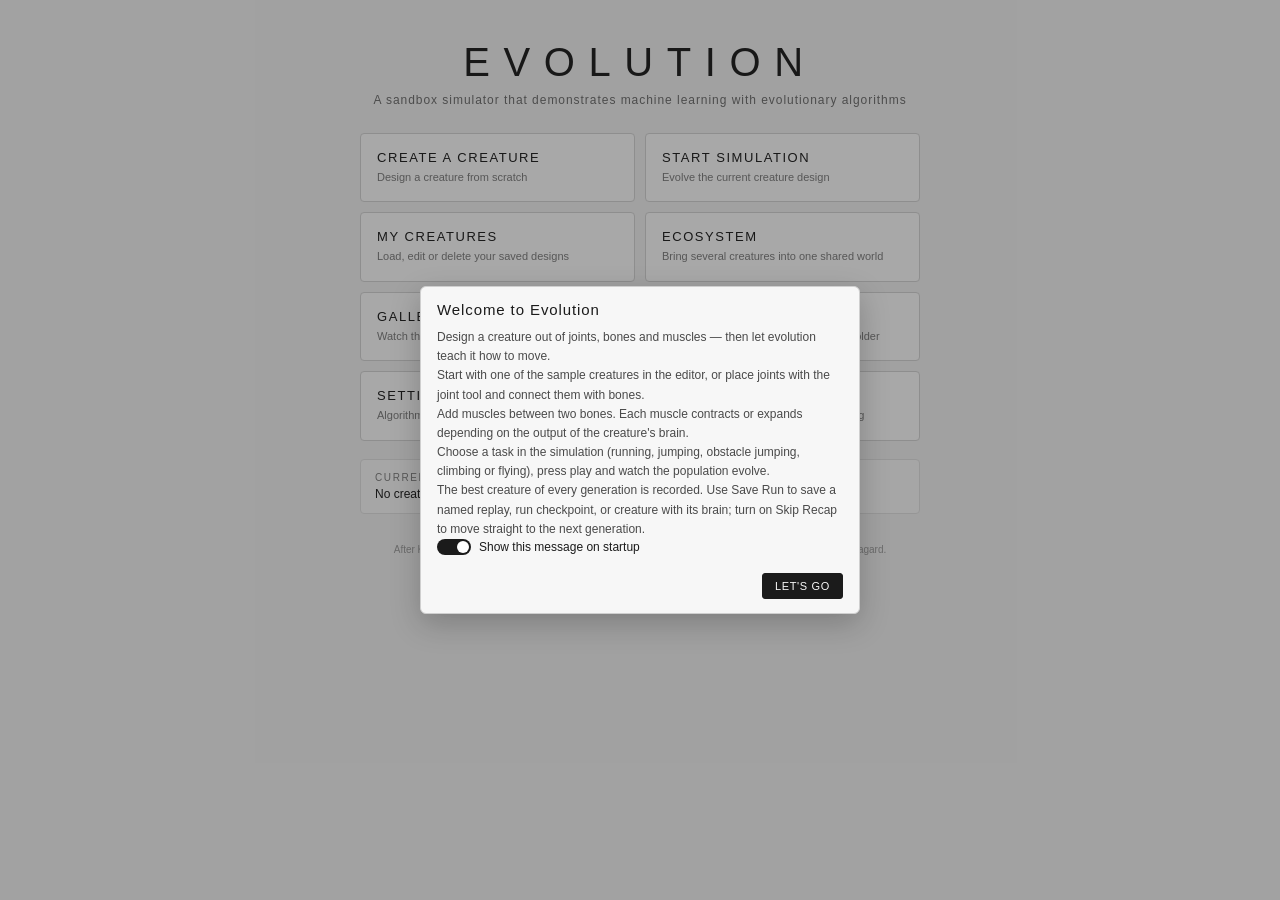
<file: index.html>
<!DOCTYPE html>
<html lang="en">
  <head>
    <meta charset="utf-8" />
    <meta
      name="viewport"
      content="width=device-width, initial-scale=1, viewport-fit=cover"
    />
    <meta name="theme-color" content="#ededed" />
    <meta name="color-scheme" content="light dark" />
    <meta name="mobile-web-app-capable" content="yes" />
    <meta name="apple-mobile-web-app-capable" content="yes" />
    <meta name="apple-mobile-web-app-status-bar-style" content="black-translucent" />
    <meta name="apple-mobile-web-app-title" content="Evolution" />
    <meta name="format-detection" content="telephone=no" />
    <title>Evolution — Evolving Virtual Creatures</title>
    <meta
      name="description"
      content="A sandbox simulator that demonstrates machine learning with evolutionary algorithms. Design creatures out of joints, bones and muscles and evolve their neural networks."
    />
    <link rel="icon" type="image/svg+xml" href="favicon.svg" />
    <link rel="stylesheet" href="css/style.css" />

    <!-- Core utilities, storage and settings -->
    <script src="js/core/util.js"></script>
    <!-- Neural networks and the evolutionary algorithms -->
    <script src="js/core/network.js"></script>
    <script src="js/core/algorithms.js"></script>
    <!-- The data model (creature designs, settings, recordings, save files) -->
    <script src="js/core/data.js"></script>
    <script src="js/data/defaultCreatures.js"></script>
    <!-- Custom creature files: reading, checking and grouping the cc/ folder -->
    <script src="js/core/customLibrary.js"></script>
    <!-- Simulation: physics, scenes, creatures and brains -->
    <script src="js/sim/physics.js"></script>
    <script src="js/sim/scene.js"></script>
    <script src="js/sim/creature.js"></script>
    <script src="js/sim/brain.js"></script>
    <script src="js/sim/builder.js"></script>
    <script src="js/sim/evolution.js"></script>
    <script src="js/sim/ecosystem.js"></script>
    <script src="js/sim/playback.js"></script>
    <!-- Rendering -->
    <script src="js/render/decorations.js"></script>
    <script src="js/render/renderer.js"></script>
    <script src="js/render/viewModel.js"></script>
    <!-- User interface -->
    <script src="js/ui/app.js"></script>
    <script src="js/ui/editor.js"></script>
    <script src="js/ui/simulation.js"></script>
    <script src="js/ui/ecosystem.js"></script>
    <script src="js/ui/gallery.js"></script>
    <script src="js/ui/custom.js"></script>
    <script src="js/boot.js"></script>
  </head>
  <body>
    <!--
      iOS can show a local HTML document in a non-interactive Files preview.
      Keep a real HTML message in the document (rather than relying on JS) so
      that mode explains why the game has not started instead of showing white.
    -->
    <div id="startup-notice" class="startup-notice" role="status" aria-live="polite">
      <h1>EVOLUTION</h1>
      <p>Loading the interactive simulator…</p>
      <p class="startup-note">
        If this message remains, this file was opened in a preview that cannot run the app. On iPhone or iPad,
        open a hosted web address instead of a local <code>file://</code> copy, and keep the <code>css</code> and
        <code>js</code> folders beside <code>index.html</code> when transferring the project.
      </p>
    </div>
    <div id="screens"></div>
    <noscript>
      <p style="padding: 20px">Evolution needs JavaScript to run. Please enable JavaScript and reload the page.</p>
    </noscript>
  </body>
</html>
</file>
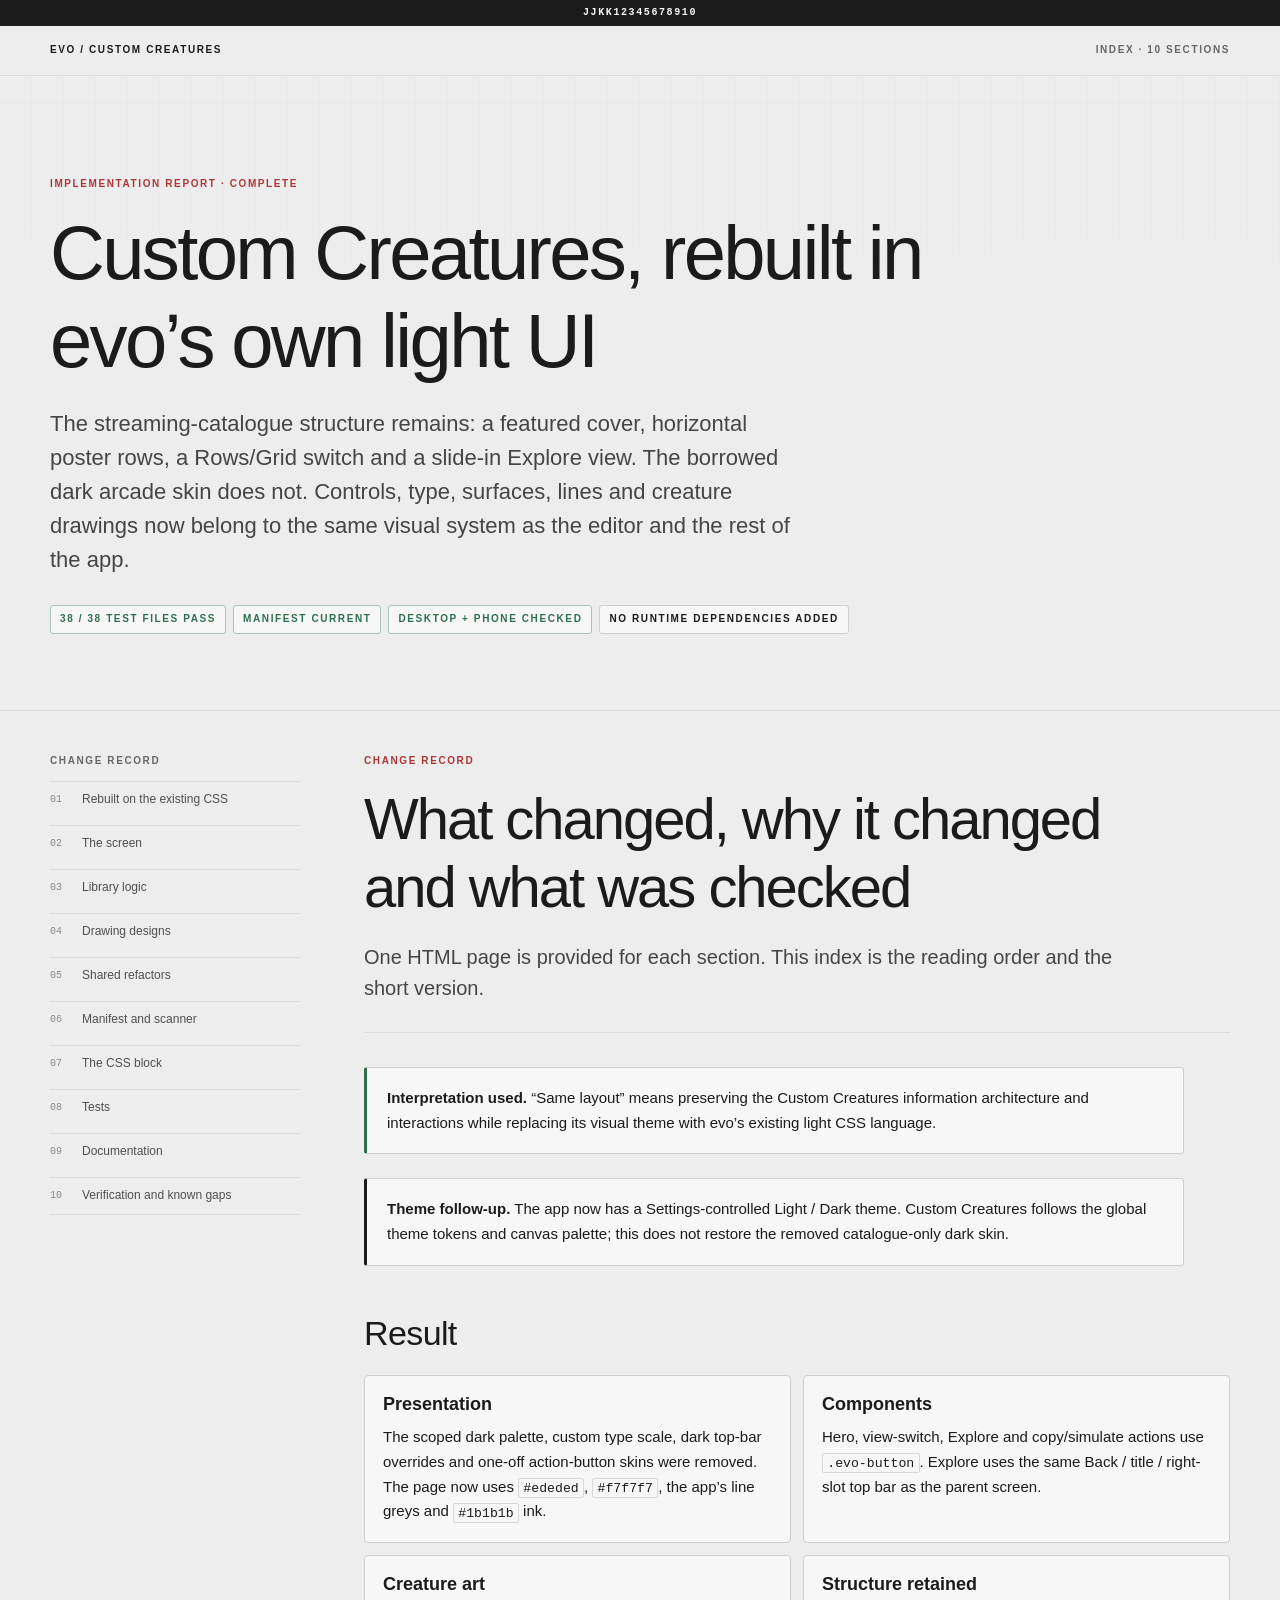
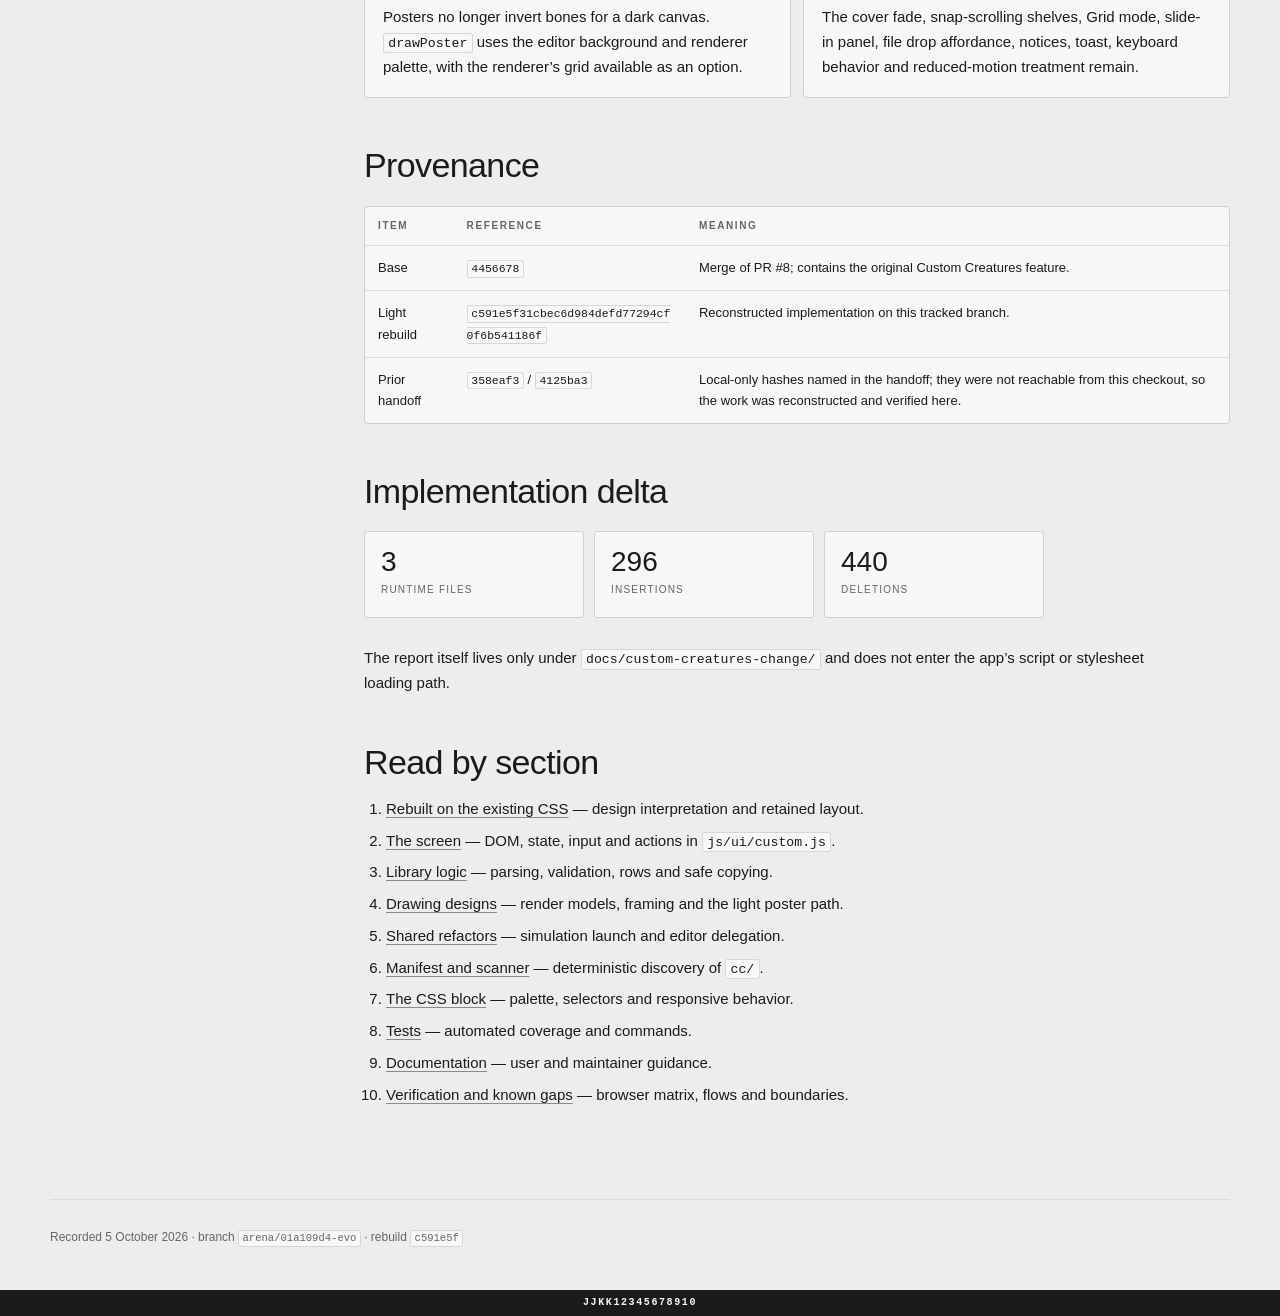
<file: docs/custom-creatures-change/index.html>
<!DOCTYPE html>
<html lang="en">
<head>
  <meta charset="utf-8">
  <meta name="viewport" content="width=device-width, initial-scale=1">
  <meta name="theme-color" content="#ededed">
  <title>Overview — Custom Creatures change record</title>
  <meta name="description" content="Change record for evo's light-theme Custom Creatures rebuild.">
  <link rel="stylesheet" href="report.css">
</head>
<body>
  <div class="marker" data-position="start">jjkk12345678910</div>
  <header class="report-bar">
    <a class="brand" href="index.html">EVO / Custom Creatures</a>
    <span class="report-position">Index · 10 sections</span>
  </header>

<section class="hero">
  <div class="hero-inner">
    <p class="eyebrow">Implementation report · complete</p>
    <h1>Custom Creatures, rebuilt in evo’s own light UI</h1>
    <p class="hero-lead">The streaming-catalogue structure remains: a featured cover, horizontal poster rows, a Rows/Grid switch and a slide-in Explore view. The borrowed dark arcade skin does not. Controls, type, surfaces, lines and creature drawings now belong to the same visual system as the editor and the rest of the app.</p>
    <div class="hero-meta" role="group" aria-label="Status">
      <span class="status pass">38 / 38 test files pass</span>
      <span class="status pass">Manifest current</span>
      <span class="status pass">Desktop + phone checked</span>
      <span class="status">No runtime dependencies added</span>
    </div>
  </div>
</section>
<div class="report-shell">
  <nav class="report-nav" aria-label="Report sections"><p class="kicker">Change record</p><ol><li><a href="01-rebuilt-on-existing-css.html">Rebuilt on the existing CSS</a></li><li><a href="02-custom-screen.html">The screen</a></li><li><a href="03-library-logic.html">Library logic</a></li><li><a href="04-drawing-designs.html">Drawing designs</a></li><li><a href="05-shared-refactors.html">Shared refactors</a></li><li><a href="06-manifest-and-scanner.html">Manifest and scanner</a></li><li><a href="07-css-block.html">The CSS block</a></li><li><a href="08-tests.html">Tests</a></li><li><a href="09-documentation.html">Documentation</a></li><li><a href="10-verification-and-gaps.html">Verification and known gaps</a></li></ol></nav>
  <main class="report-main">
    <section class="section-heading">
      <p class="eyebrow">Change record</p>
      <h1>What changed, why it changed and what was checked</h1>
      <p class="hero-lead">One HTML page is provided for each section. This index is the reading order and the short version.</p>
    </section>

    <div class="callout success">
      <p><strong>Interpretation used.</strong> “Same layout” means preserving the Custom Creatures information architecture and interactions while replacing its visual theme with evo’s existing light CSS language.</p>
    </div>

    <div class="callout">
      <p><strong>Theme follow-up.</strong> The app now has a Settings-controlled Light / Dark theme. Custom Creatures follows the global theme tokens and canvas palette; this does not restore the removed catalogue-only dark skin.</p>
    </div>

    <h2>Result</h2>
    <div class="cards">
      <article class="card"><h3>Presentation</h3><p>The scoped dark palette, custom type scale, dark top-bar overrides and one-off action-button skins were removed. The page now uses <code>#ededed</code>, <code>#f7f7f7</code>, the app’s line greys and <code>#1b1b1b</code> ink.</p></article>
      <article class="card"><h3>Components</h3><p>Hero, view-switch, Explore and copy/simulate actions use <code>.evo-button</code>. Explore uses the same Back / title / right-slot top bar as the parent screen.</p></article>
      <article class="card"><h3>Creature art</h3><p>Posters no longer invert bones for a dark canvas. <code>drawPoster</code> uses the editor background and renderer palette, with the renderer’s grid available as an option.</p></article>
      <article class="card"><h3>Structure retained</h3><p>The cover fade, snap-scrolling shelves, Grid mode, slide-in panel, file drop affordance, notices, toast, keyboard behavior and reduced-motion treatment remain.</p></article>
    </div>

    <h2>Provenance</h2>
    <div class="table-wrap"><table>
      <thead><tr><th>Item</th><th>Reference</th><th>Meaning</th></tr></thead>
      <tbody>
        <tr><td>Base</td><td><code>4456678</code></td><td>Merge of PR #8; contains the original Custom Creatures feature.</td></tr>
        <tr><td>Light rebuild</td><td><code>c591e5f31cbec6d984defd77294cf0f6b541186f</code></td><td>Reconstructed implementation on this tracked branch.</td></tr>
        <tr><td>Prior handoff</td><td><code>358eaf3</code> / <code>4125ba3</code></td><td>Local-only hashes named in the handoff; they were not reachable from this checkout, so the work was reconstructed and verified here.</td></tr>
      </tbody>
    </table></div>

    <h2>Implementation delta</h2>
    <div class="change-stats">
      <div class="change-stat"><strong>3</strong><span>runtime files</span></div>
      <div class="change-stat"><strong>296</strong><span>insertions</span></div>
      <div class="change-stat"><strong>440</strong><span>deletions</span></div>
    </div>
    <p>The report itself lives only under <code>docs/custom-creatures-change/</code> and does not enter the app’s script or stylesheet loading path.</p>

    <h2>Read by section</h2>
    <ol>
      <li><a href="01-rebuilt-on-existing-css.html">Rebuilt on the existing CSS</a> — design interpretation and retained layout.</li>
      <li><a href="02-custom-screen.html">The screen</a> — DOM, state, input and actions in <code>js/ui/custom.js</code>.</li>
      <li><a href="03-library-logic.html">Library logic</a> — parsing, validation, rows and safe copying.</li>
      <li><a href="04-drawing-designs.html">Drawing designs</a> — render models, framing and the light poster path.</li>
      <li><a href="05-shared-refactors.html">Shared refactors</a> — simulation launch and editor delegation.</li>
      <li><a href="06-manifest-and-scanner.html">Manifest and scanner</a> — deterministic discovery of <code>cc/</code>.</li>
      <li><a href="07-css-block.html">The CSS block</a> — palette, selectors and responsive behavior.</li>
      <li><a href="08-tests.html">Tests</a> — automated coverage and commands.</li>
      <li><a href="09-documentation.html">Documentation</a> — user and maintainer guidance.</li>
      <li><a href="10-verification-and-gaps.html">Verification and known gaps</a> — browser matrix, flows and boundaries.</li>
    </ol>
  </main>
</div>


  <footer class="page-footer"><p>Recorded 5 October 2026 · branch <code>arena/01a109d4-evo</code> · rebuild <code>c591e5f</code></p></footer>
  <div class="marker" data-position="end">jjkk12345678910</div>
</body>
</html>
</file>
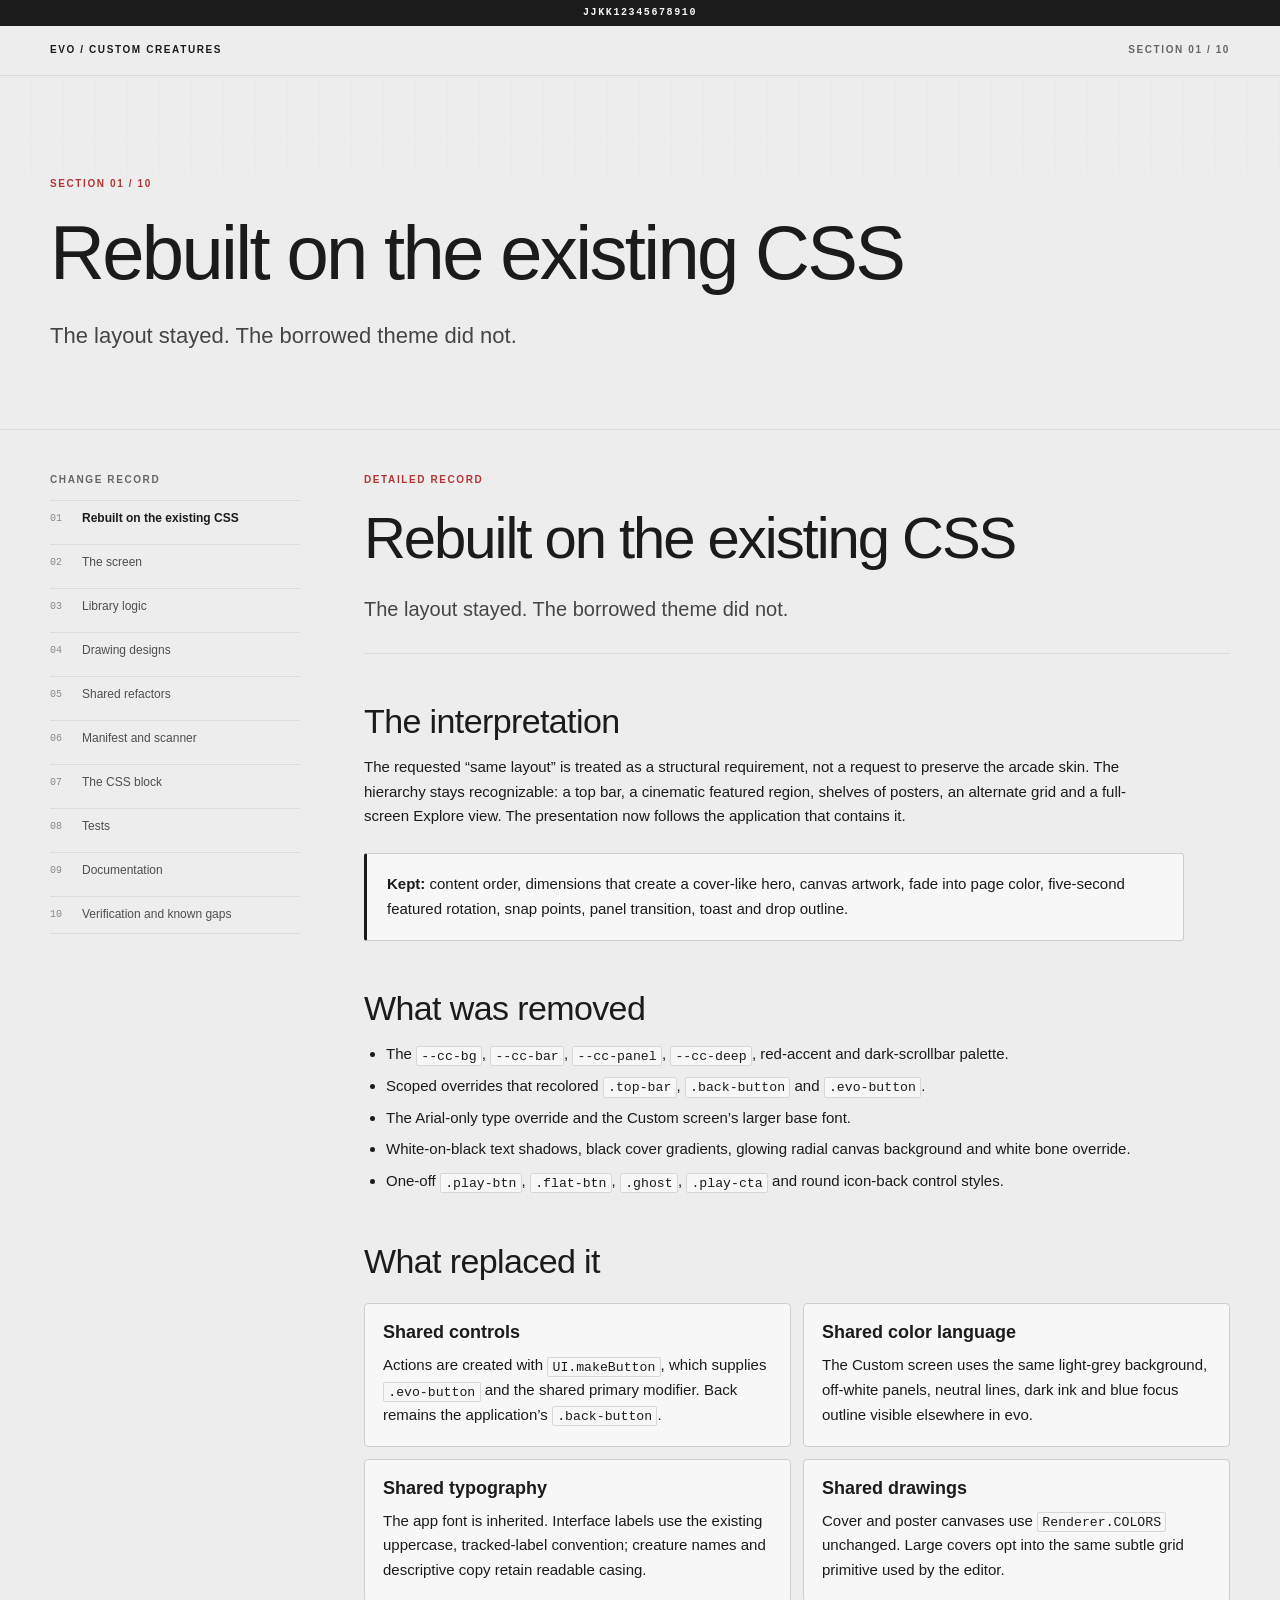
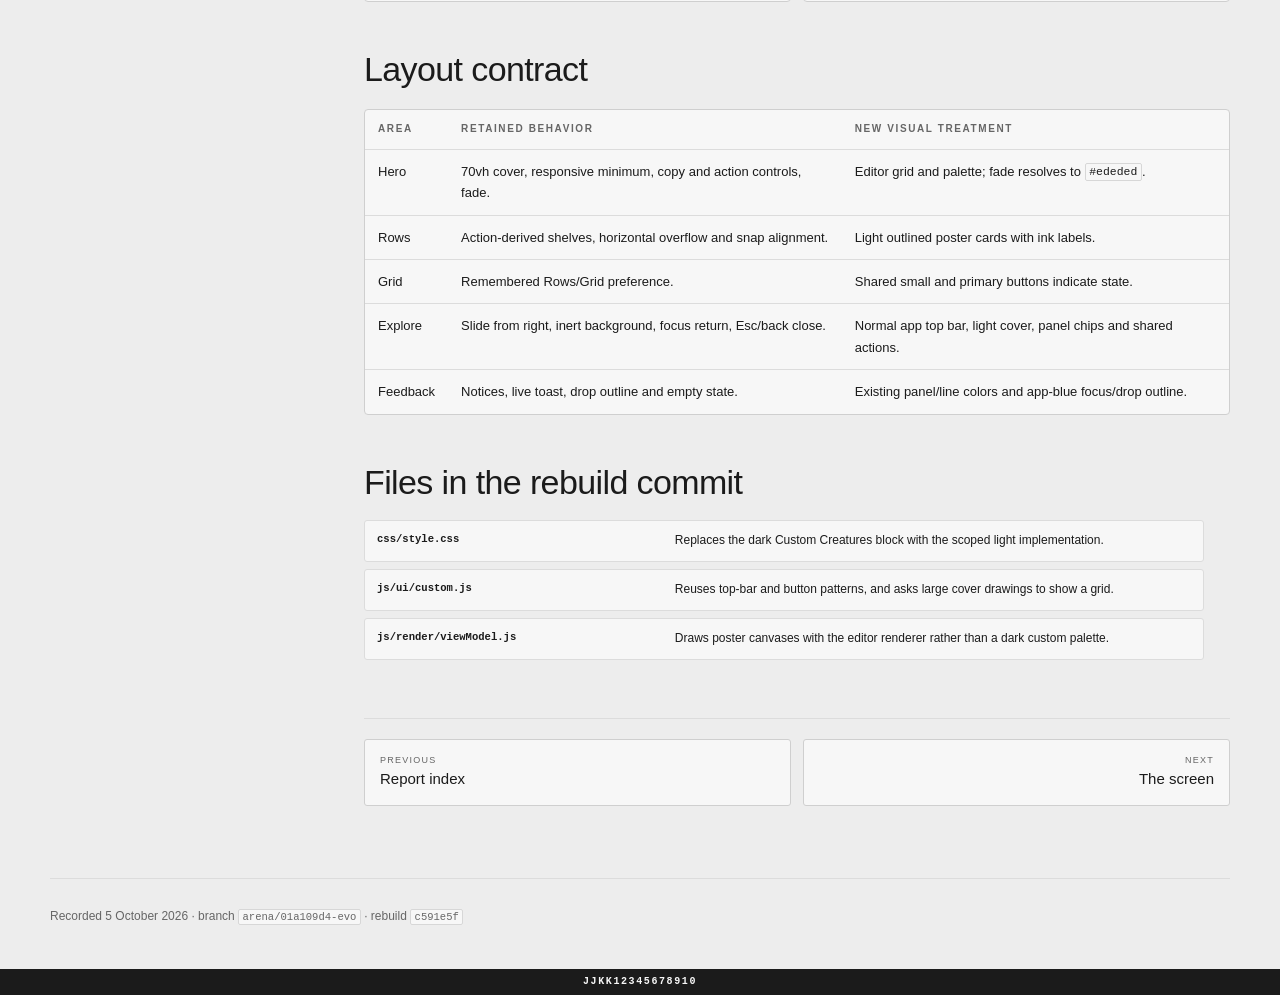
<file: docs/custom-creatures-change/01-rebuilt-on-existing-css.html>
<!DOCTYPE html>
<html lang="en">
<head>
  <meta charset="utf-8">
  <meta name="viewport" content="width=device-width, initial-scale=1">
  <meta name="theme-color" content="#ededed">
  <title>Rebuilt on the existing CSS — Custom Creatures change record</title>
  <meta name="description" content="Change record for evo's light-theme Custom Creatures rebuild.">
  <link rel="stylesheet" href="report.css">
</head>
<body>
  <div class="marker" data-position="start">jjkk12345678910</div>
  <header class="report-bar">
    <a class="brand" href="index.html">EVO / Custom Creatures</a>
    <span class="report-position">Section 01 / 10</span>
  </header>

<section class="hero">
  <div class="hero-inner">
    <p class="eyebrow">Section 01 / 10</p>
    <h1>Rebuilt on the existing CSS</h1>
    <p class="hero-lead">The layout stayed. The borrowed theme did not.</p>
  </div>
</section>
<div class="report-shell">
  <nav class="report-nav" aria-label="Report sections"><p class="kicker">Change record</p><ol><li><a href="01-rebuilt-on-existing-css.html" aria-current="page">Rebuilt on the existing CSS</a></li><li><a href="02-custom-screen.html">The screen</a></li><li><a href="03-library-logic.html">Library logic</a></li><li><a href="04-drawing-designs.html">Drawing designs</a></li><li><a href="05-shared-refactors.html">Shared refactors</a></li><li><a href="06-manifest-and-scanner.html">Manifest and scanner</a></li><li><a href="07-css-block.html">The CSS block</a></li><li><a href="08-tests.html">Tests</a></li><li><a href="09-documentation.html">Documentation</a></li><li><a href="10-verification-and-gaps.html">Verification and known gaps</a></li></ol></nav>
  <main class="report-main">
    <section class="section-heading">
      <p class="eyebrow">Detailed record</p>
      <h1>Rebuilt on the existing CSS</h1>
      <p class="hero-lead">The layout stayed. The borrowed theme did not.</p>
    </section>

<h2>The interpretation</h2>
<p>The requested “same layout” is treated as a structural requirement, not a request to preserve the arcade skin. The hierarchy stays recognizable: a top bar, a cinematic featured region, shelves of posters, an alternate grid and a full-screen Explore view. The presentation now follows the application that contains it.</p>
<div class="callout"><p><strong>Kept:</strong> content order, dimensions that create a cover-like hero, canvas artwork, fade into page color, five-second featured rotation, snap points, panel transition, toast and drop outline.</p></div>

<h2>What was removed</h2>
<ul>
  <li>The <code>--cc-bg</code>, <code>--cc-bar</code>, <code>--cc-panel</code>, <code>--cc-deep</code>, red-accent and dark-scrollbar palette.</li>
  <li>Scoped overrides that recolored <code>.top-bar</code>, <code>.back-button</code> and <code>.evo-button</code>.</li>
  <li>The Arial-only type override and the Custom screen’s larger base font.</li>
  <li>White-on-black text shadows, black cover gradients, glowing radial canvas background and white bone override.</li>
  <li>One-off <code>.play-btn</code>, <code>.flat-btn</code>, <code>.ghost</code>, <code>.play-cta</code> and round icon-back control styles.</li>
</ul>

<h2>What replaced it</h2>
<div class="cards">
  <article class="card"><h3>Shared controls</h3><p>Actions are created with <code>UI.makeButton</code>, which supplies <code>.evo-button</code> and the shared primary modifier. Back remains the application’s <code>.back-button</code>.</p></article>
  <article class="card"><h3>Shared color language</h3><p>The Custom screen uses the same light-grey background, off-white panels, neutral lines, dark ink and blue focus outline visible elsewhere in evo.</p></article>
  <article class="card"><h3>Shared typography</h3><p>The app font is inherited. Interface labels use the existing uppercase, tracked-label convention; creature names and descriptive copy retain readable casing.</p></article>
  <article class="card"><h3>Shared drawings</h3><p>Cover and poster canvases use <code>Renderer.COLORS</code> unchanged. Large covers opt into the same subtle grid primitive used by the editor.</p></article>
</div>

<h2>Layout contract</h2>
<div class="table-wrap"><table><thead><tr><th>Area</th><th>Retained behavior</th><th>New visual treatment</th></tr></thead><tbody>
<tr><td>Hero</td><td>70vh cover, responsive minimum, copy and action controls, fade.</td><td>Editor grid and palette; fade resolves to <code>#ededed</code>.</td></tr>
<tr><td>Rows</td><td>Action-derived shelves, horizontal overflow and snap alignment.</td><td>Light outlined poster cards with ink labels.</td></tr>
<tr><td>Grid</td><td>Remembered Rows/Grid preference.</td><td>Shared small and primary buttons indicate state.</td></tr>
<tr><td>Explore</td><td>Slide from right, inert background, focus return, Esc/back close.</td><td>Normal app top bar, light cover, panel chips and shared actions.</td></tr>
<tr><td>Feedback</td><td>Notices, live toast, drop outline and empty state.</td><td>Existing panel/line colors and app-blue focus/drop outline.</td></tr>
</tbody></table></div>

<h2>Files in the rebuild commit</h2>
<ul class="file-list">
<li><code>css/style.css</code><span>Replaces the dark Custom Creatures block with the scoped light implementation.</span></li>
<li><code>js/ui/custom.js</code><span>Reuses top-bar and button patterns, and asks large cover drawings to show a grid.</span></li>
<li><code>js/render/viewModel.js</code><span>Draws poster canvases with the editor renderer rather than a dark custom palette.</span></li>
</ul>

    <nav class="page-turn" aria-label="Previous and next section">
      <a href="index.html"><small>Previous</small>Report index</a>
      <a href="02-custom-screen.html"><small>Next</small>The screen</a>
    </nav>
  </main>
</div>


  <footer class="page-footer"><p>Recorded 5 October 2026 · branch <code>arena/01a109d4-evo</code> · rebuild <code>c591e5f</code></p></footer>
  <div class="marker" data-position="end">jjkk12345678910</div>
</body>
</html>
</file>
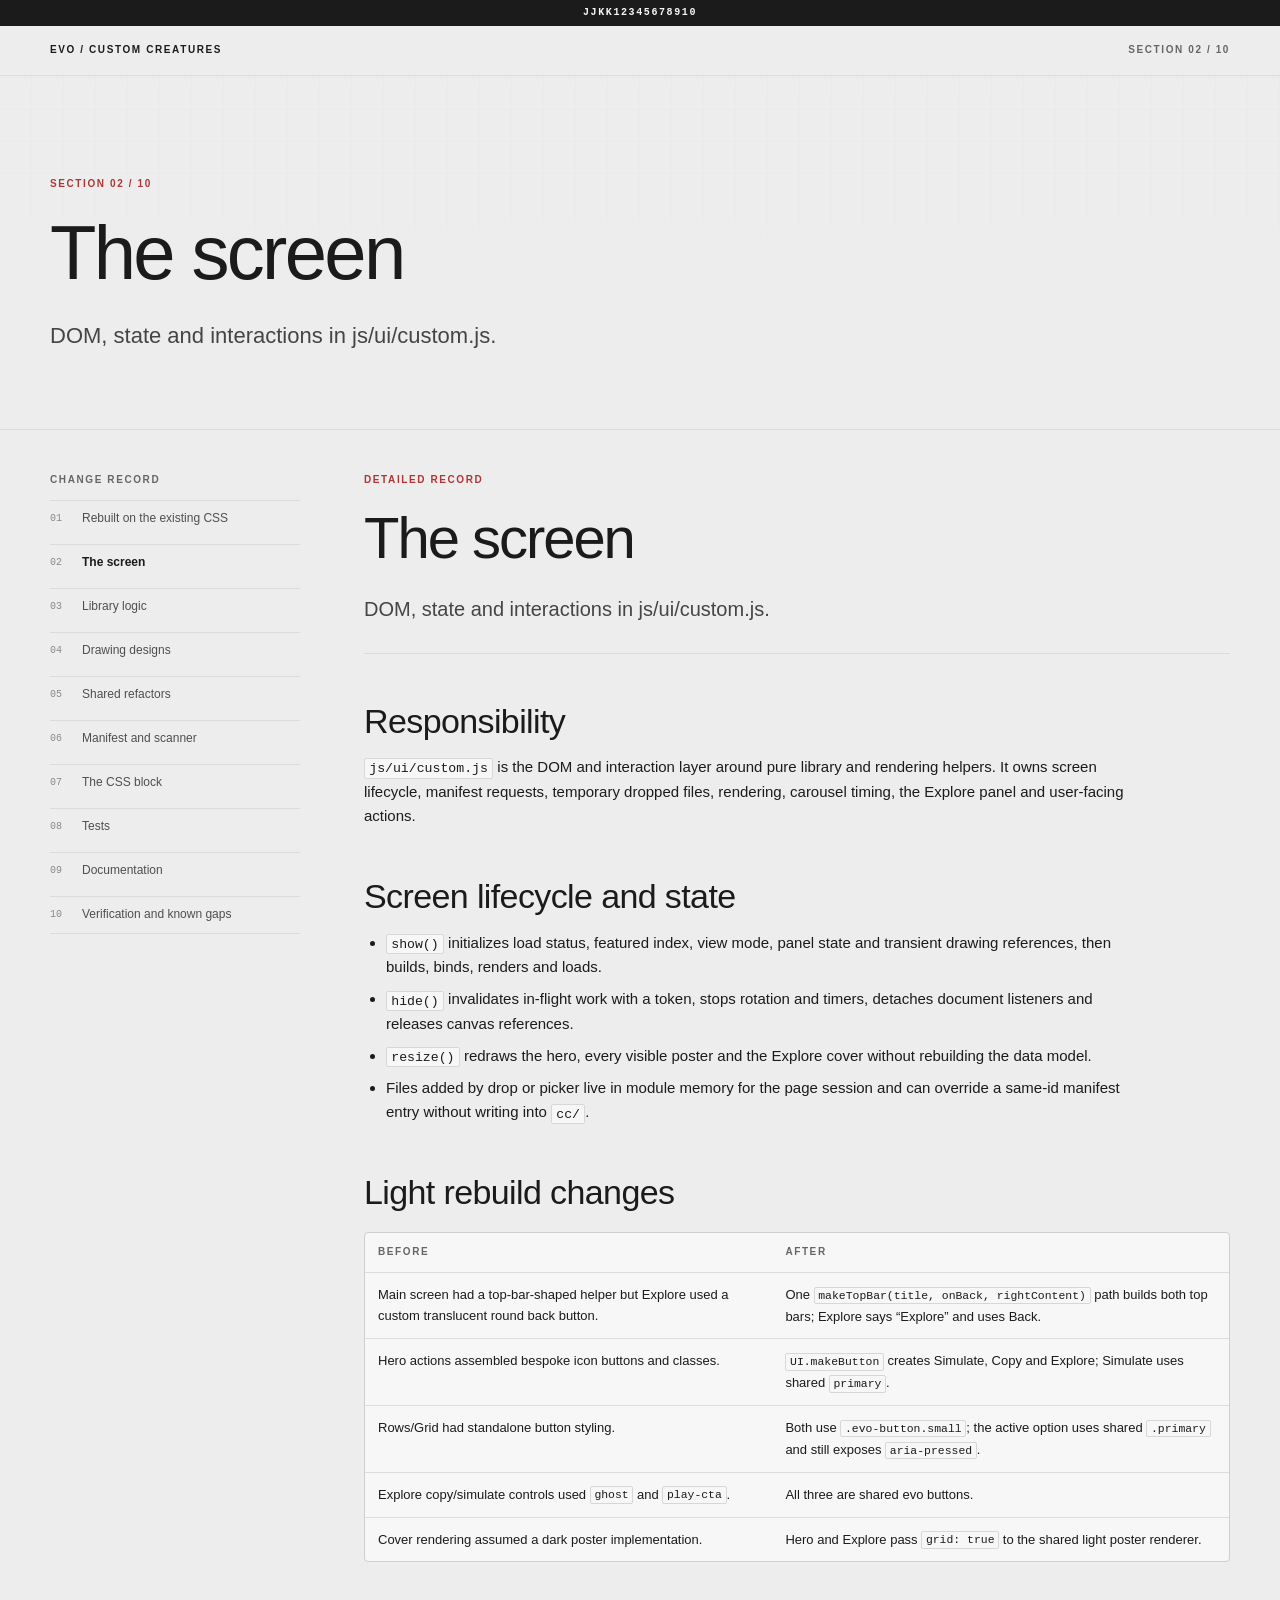
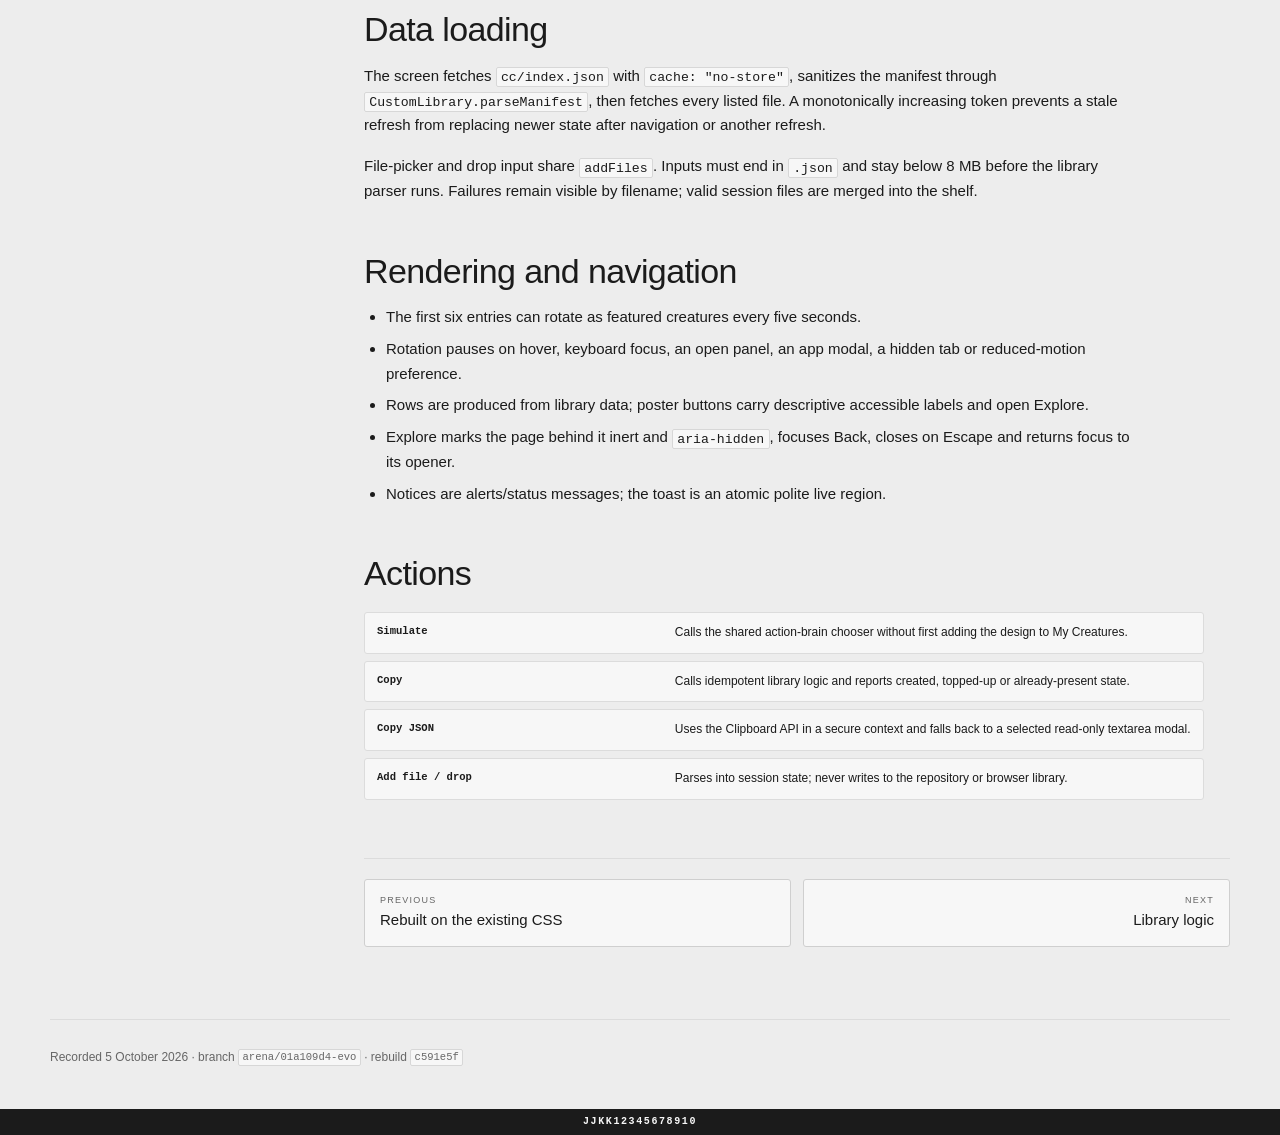
<file: docs/custom-creatures-change/02-custom-screen.html>
<!DOCTYPE html>
<html lang="en">
<head>
  <meta charset="utf-8">
  <meta name="viewport" content="width=device-width, initial-scale=1">
  <meta name="theme-color" content="#ededed">
  <title>The screen — Custom Creatures change record</title>
  <meta name="description" content="Change record for evo's light-theme Custom Creatures rebuild.">
  <link rel="stylesheet" href="report.css">
</head>
<body>
  <div class="marker" data-position="start">jjkk12345678910</div>
  <header class="report-bar">
    <a class="brand" href="index.html">EVO / Custom Creatures</a>
    <span class="report-position">Section 02 / 10</span>
  </header>

<section class="hero">
  <div class="hero-inner">
    <p class="eyebrow">Section 02 / 10</p>
    <h1>The screen</h1>
    <p class="hero-lead">DOM, state and interactions in js/ui/custom.js.</p>
  </div>
</section>
<div class="report-shell">
  <nav class="report-nav" aria-label="Report sections"><p class="kicker">Change record</p><ol><li><a href="01-rebuilt-on-existing-css.html">Rebuilt on the existing CSS</a></li><li><a href="02-custom-screen.html" aria-current="page">The screen</a></li><li><a href="03-library-logic.html">Library logic</a></li><li><a href="04-drawing-designs.html">Drawing designs</a></li><li><a href="05-shared-refactors.html">Shared refactors</a></li><li><a href="06-manifest-and-scanner.html">Manifest and scanner</a></li><li><a href="07-css-block.html">The CSS block</a></li><li><a href="08-tests.html">Tests</a></li><li><a href="09-documentation.html">Documentation</a></li><li><a href="10-verification-and-gaps.html">Verification and known gaps</a></li></ol></nav>
  <main class="report-main">
    <section class="section-heading">
      <p class="eyebrow">Detailed record</p>
      <h1>The screen</h1>
      <p class="hero-lead">DOM, state and interactions in js/ui/custom.js.</p>
    </section>

<h2>Responsibility</h2>
<p><code>js/ui/custom.js</code> is the DOM and interaction layer around pure library and rendering helpers. It owns screen lifecycle, manifest requests, temporary dropped files, rendering, carousel timing, the Explore panel and user-facing actions.</p>

<h2>Screen lifecycle and state</h2>
<ul>
  <li><code>show()</code> initializes load status, featured index, view mode, panel state and transient drawing references, then builds, binds, renders and loads.</li>
  <li><code>hide()</code> invalidates in-flight work with a token, stops rotation and timers, detaches document listeners and releases canvas references.</li>
  <li><code>resize()</code> redraws the hero, every visible poster and the Explore cover without rebuilding the data model.</li>
  <li>Files added by drop or picker live in module memory for the page session and can override a same-id manifest entry without writing into <code>cc/</code>.</li>
</ul>

<h2>Light rebuild changes</h2>
<div class="table-wrap"><table><thead><tr><th>Before</th><th>After</th></tr></thead><tbody>
<tr><td>Main screen had a top-bar-shaped helper but Explore used a custom translucent round back button.</td><td>One <code>makeTopBar(title, onBack, rightContent)</code> path builds both top bars; Explore says “Explore” and uses Back.</td></tr>
<tr><td>Hero actions assembled bespoke icon buttons and classes.</td><td><code>UI.makeButton</code> creates Simulate, Copy and Explore; Simulate uses shared <code>primary</code>.</td></tr>
<tr><td>Rows/Grid had standalone button styling.</td><td>Both use <code>.evo-button.small</code>; the active option uses shared <code>.primary</code> and still exposes <code>aria-pressed</code>.</td></tr>
<tr><td>Explore copy/simulate controls used <code>ghost</code> and <code>play-cta</code>.</td><td>All three are shared evo buttons.</td></tr>
<tr><td>Cover rendering assumed a dark poster implementation.</td><td>Hero and Explore pass <code>grid: true</code> to the shared light poster renderer.</td></tr>
</tbody></table></div>

<h2>Data loading</h2>
<p>The screen fetches <code>cc/index.json</code> with <code>cache: "no-store"</code>, sanitizes the manifest through <code>CustomLibrary.parseManifest</code>, then fetches every listed file. A monotonically increasing token prevents a stale refresh from replacing newer state after navigation or another refresh.</p>
<p>File-picker and drop input share <code>addFiles</code>. Inputs must end in <code>.json</code> and stay below 8 MB before the library parser runs. Failures remain visible by filename; valid session files are merged into the shelf.</p>

<h2>Rendering and navigation</h2>
<ul>
  <li>The first six entries can rotate as featured creatures every five seconds.</li>
  <li>Rotation pauses on hover, keyboard focus, an open panel, an app modal, a hidden tab or reduced-motion preference.</li>
  <li>Rows are produced from library data; poster buttons carry descriptive accessible labels and open Explore.</li>
  <li>Explore marks the page behind it inert and <code>aria-hidden</code>, focuses Back, closes on Escape and returns focus to its opener.</li>
  <li>Notices are alerts/status messages; the toast is an atomic polite live region.</li>
</ul>

<h2>Actions</h2>
<ul class="file-list">
<li><code>Simulate</code><span>Calls the shared action-brain chooser without first adding the design to My Creatures.</span></li>
<li><code>Copy</code><span>Calls idempotent library logic and reports created, topped-up or already-present state.</span></li>
<li><code>Copy JSON</code><span>Uses the Clipboard API in a secure context and falls back to a selected read-only textarea modal.</span></li>
<li><code>Add file / drop</code><span>Parses into session state; never writes to the repository or browser library.</span></li>
</ul>

    <nav class="page-turn" aria-label="Previous and next section">
      <a href="01-rebuilt-on-existing-css.html"><small>Previous</small>Rebuilt on the existing CSS</a>
      <a href="03-library-logic.html"><small>Next</small>Library logic</a>
    </nav>
  </main>
</div>


  <footer class="page-footer"><p>Recorded 5 October 2026 · branch <code>arena/01a109d4-evo</code> · rebuild <code>c591e5f</code></p></footer>
  <div class="marker" data-position="end">jjkk12345678910</div>
</body>
</html>
</file>
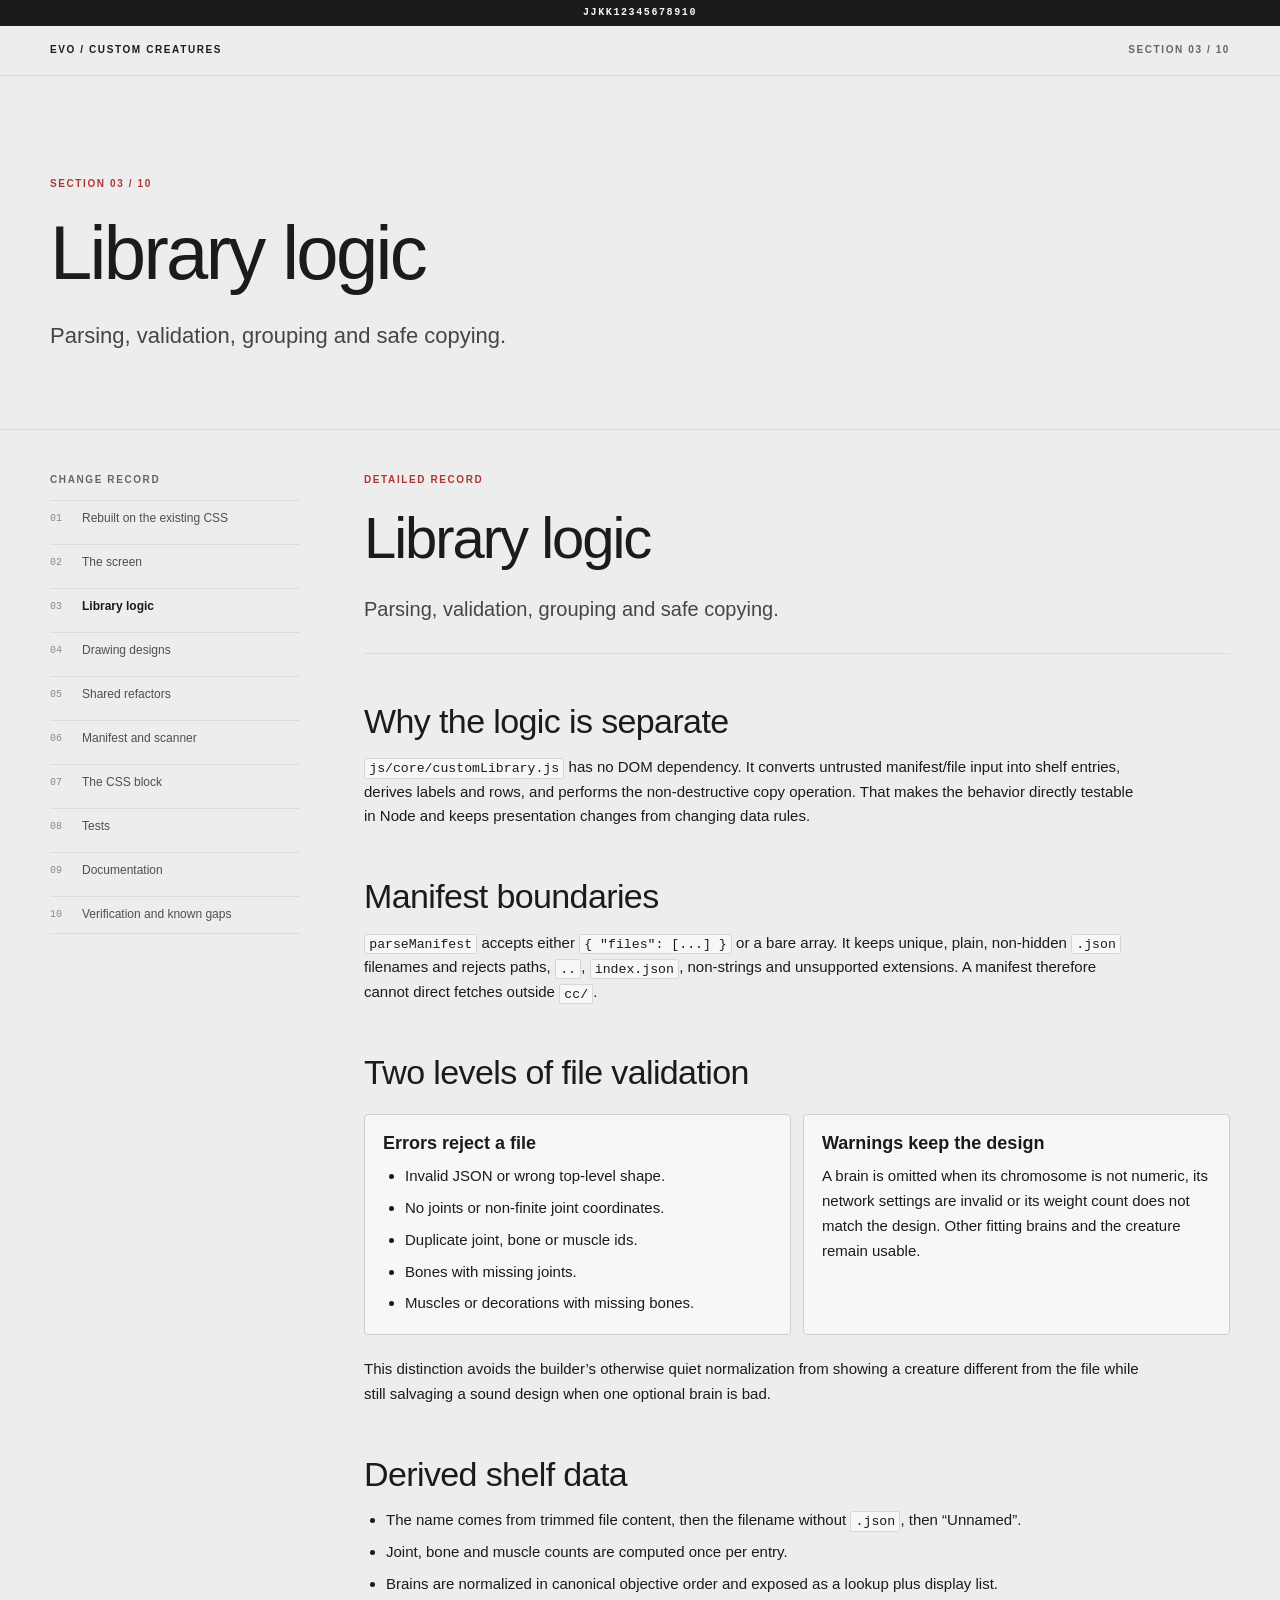
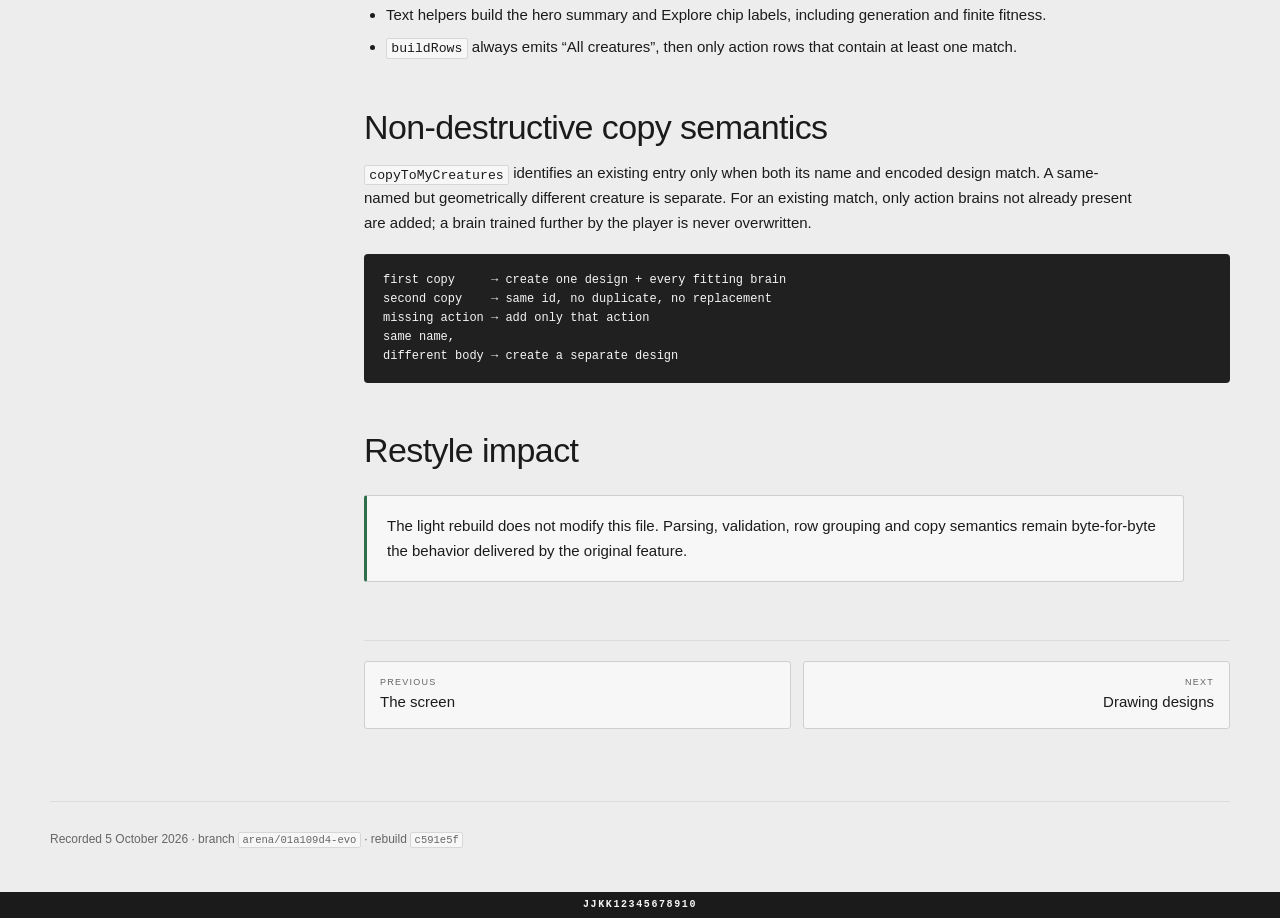
<file: docs/custom-creatures-change/03-library-logic.html>
<!DOCTYPE html>
<html lang="en">
<head>
  <meta charset="utf-8">
  <meta name="viewport" content="width=device-width, initial-scale=1">
  <meta name="theme-color" content="#ededed">
  <title>Library logic — Custom Creatures change record</title>
  <meta name="description" content="Change record for evo's light-theme Custom Creatures rebuild.">
  <link rel="stylesheet" href="report.css">
</head>
<body>
  <div class="marker" data-position="start">jjkk12345678910</div>
  <header class="report-bar">
    <a class="brand" href="index.html">EVO / Custom Creatures</a>
    <span class="report-position">Section 03 / 10</span>
  </header>

<section class="hero">
  <div class="hero-inner">
    <p class="eyebrow">Section 03 / 10</p>
    <h1>Library logic</h1>
    <p class="hero-lead">Parsing, validation, grouping and safe copying.</p>
  </div>
</section>
<div class="report-shell">
  <nav class="report-nav" aria-label="Report sections"><p class="kicker">Change record</p><ol><li><a href="01-rebuilt-on-existing-css.html">Rebuilt on the existing CSS</a></li><li><a href="02-custom-screen.html">The screen</a></li><li><a href="03-library-logic.html" aria-current="page">Library logic</a></li><li><a href="04-drawing-designs.html">Drawing designs</a></li><li><a href="05-shared-refactors.html">Shared refactors</a></li><li><a href="06-manifest-and-scanner.html">Manifest and scanner</a></li><li><a href="07-css-block.html">The CSS block</a></li><li><a href="08-tests.html">Tests</a></li><li><a href="09-documentation.html">Documentation</a></li><li><a href="10-verification-and-gaps.html">Verification and known gaps</a></li></ol></nav>
  <main class="report-main">
    <section class="section-heading">
      <p class="eyebrow">Detailed record</p>
      <h1>Library logic</h1>
      <p class="hero-lead">Parsing, validation, grouping and safe copying.</p>
    </section>

<h2>Why the logic is separate</h2>
<p><code>js/core/customLibrary.js</code> has no DOM dependency. It converts untrusted manifest/file input into shelf entries, derives labels and rows, and performs the non-destructive copy operation. That makes the behavior directly testable in Node and keeps presentation changes from changing data rules.</p>

<h2>Manifest boundaries</h2>
<p><code>parseManifest</code> accepts either <code>{ "files": [...] }</code> or a bare array. It keeps unique, plain, non-hidden <code>.json</code> filenames and rejects paths, <code>..</code>, <code>index.json</code>, non-strings and unsupported extensions. A manifest therefore cannot direct fetches outside <code>cc/</code>.</p>

<h2>Two levels of file validation</h2>
<div class="cards">
  <article class="card"><h3>Errors reject a file</h3><ul><li>Invalid JSON or wrong top-level shape.</li><li>No joints or non-finite joint coordinates.</li><li>Duplicate joint, bone or muscle ids.</li><li>Bones with missing joints.</li><li>Muscles or decorations with missing bones.</li></ul></article>
  <article class="card"><h3>Warnings keep the design</h3><p>A brain is omitted when its chromosome is not numeric, its network settings are invalid or its weight count does not match the design. Other fitting brains and the creature remain usable.</p></article>
</div>
<p>This distinction avoids the builder’s otherwise quiet normalization from showing a creature different from the file while still salvaging a sound design when one optional brain is bad.</p>

<h2>Derived shelf data</h2>
<ul>
  <li>The name comes from trimmed file content, then the filename without <code>.json</code>, then “Unnamed”.</li>
  <li>Joint, bone and muscle counts are computed once per entry.</li>
  <li>Brains are normalized in canonical objective order and exposed as a lookup plus display list.</li>
  <li>Text helpers build the hero summary and Explore chip labels, including generation and finite fitness.</li>
  <li><code>buildRows</code> always emits “All creatures”, then only action rows that contain at least one match.</li>
</ul>

<h2>Non-destructive copy semantics</h2>
<p><code>copyToMyCreatures</code> identifies an existing entry only when both its name and encoded design match. A same-named but geometrically different creature is separate. For an existing match, only action brains not already present are added; a brain trained further by the player is never overwritten.</p>
<pre><code>first copy     → create one design + every fitting brain
second copy    → same id, no duplicate, no replacement
missing action → add only that action
same name,
different body → create a separate design</code></pre>

<h2>Restyle impact</h2>
<div class="callout success"><p>The light rebuild does not modify this file. Parsing, validation, row grouping and copy semantics remain byte-for-byte the behavior delivered by the original feature.</p></div>

    <nav class="page-turn" aria-label="Previous and next section">
      <a href="02-custom-screen.html"><small>Previous</small>The screen</a>
      <a href="04-drawing-designs.html"><small>Next</small>Drawing designs</a>
    </nav>
  </main>
</div>


  <footer class="page-footer"><p>Recorded 5 October 2026 · branch <code>arena/01a109d4-evo</code> · rebuild <code>c591e5f</code></p></footer>
  <div class="marker" data-position="end">jjkk12345678910</div>
</body>
</html>
</file>
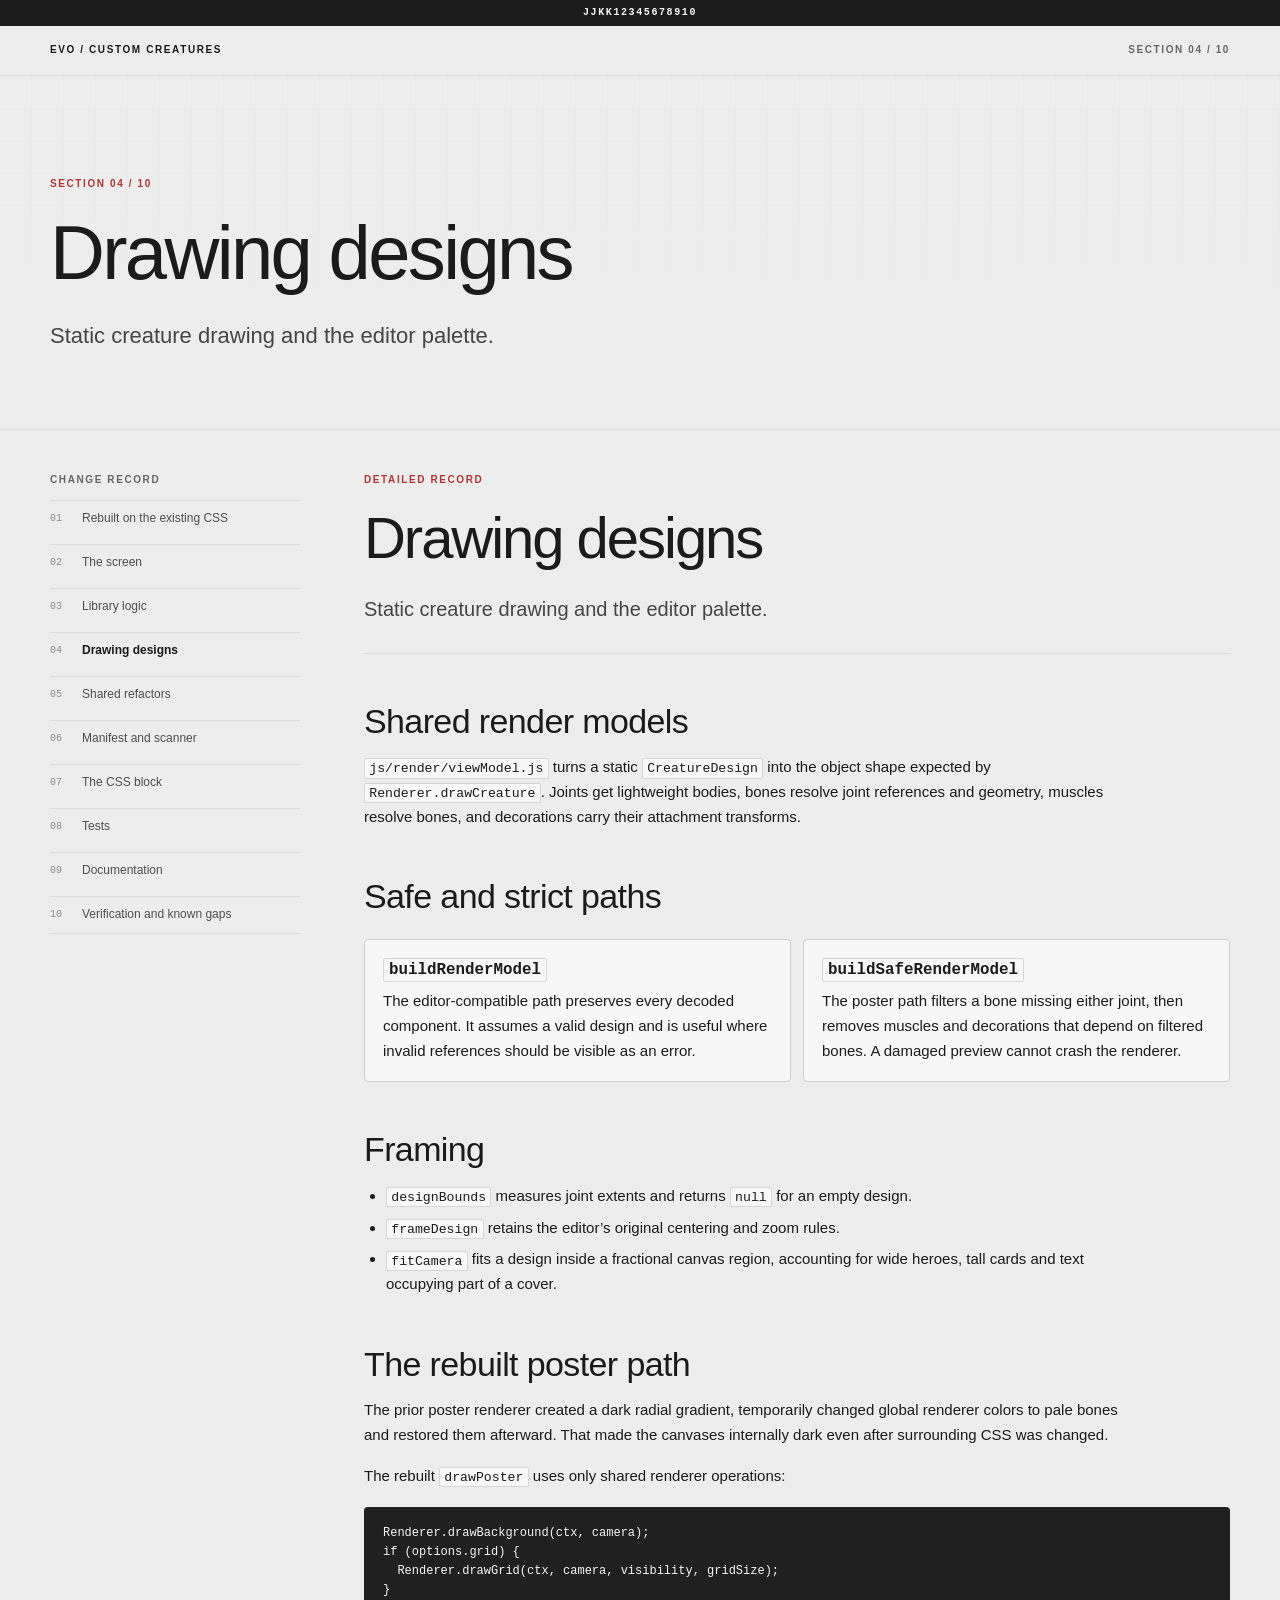
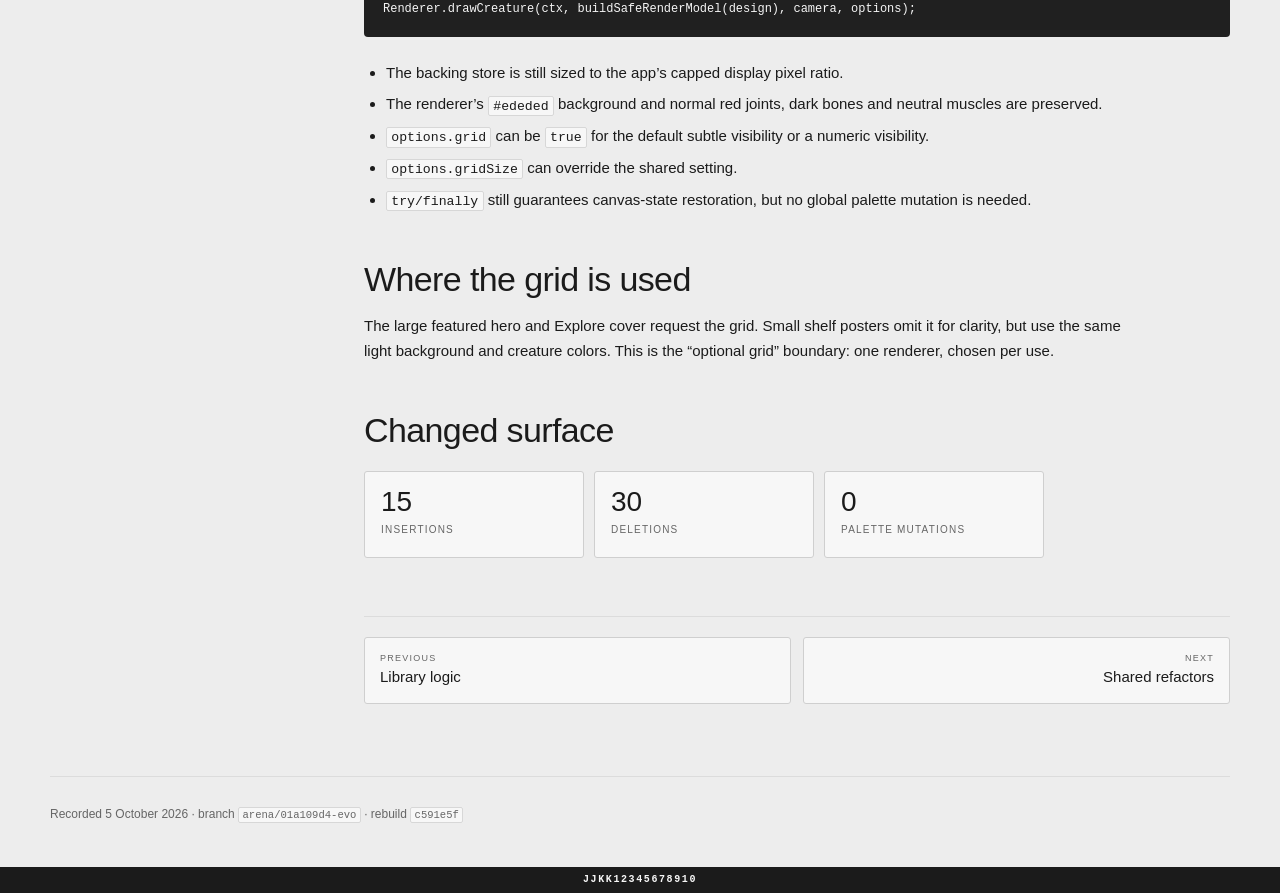
<file: docs/custom-creatures-change/04-drawing-designs.html>
<!DOCTYPE html>
<html lang="en">
<head>
  <meta charset="utf-8">
  <meta name="viewport" content="width=device-width, initial-scale=1">
  <meta name="theme-color" content="#ededed">
  <title>Drawing designs — Custom Creatures change record</title>
  <meta name="description" content="Change record for evo's light-theme Custom Creatures rebuild.">
  <link rel="stylesheet" href="report.css">
</head>
<body>
  <div class="marker" data-position="start">jjkk12345678910</div>
  <header class="report-bar">
    <a class="brand" href="index.html">EVO / Custom Creatures</a>
    <span class="report-position">Section 04 / 10</span>
  </header>

<section class="hero">
  <div class="hero-inner">
    <p class="eyebrow">Section 04 / 10</p>
    <h1>Drawing designs</h1>
    <p class="hero-lead">Static creature drawing and the editor palette.</p>
  </div>
</section>
<div class="report-shell">
  <nav class="report-nav" aria-label="Report sections"><p class="kicker">Change record</p><ol><li><a href="01-rebuilt-on-existing-css.html">Rebuilt on the existing CSS</a></li><li><a href="02-custom-screen.html">The screen</a></li><li><a href="03-library-logic.html">Library logic</a></li><li><a href="04-drawing-designs.html" aria-current="page">Drawing designs</a></li><li><a href="05-shared-refactors.html">Shared refactors</a></li><li><a href="06-manifest-and-scanner.html">Manifest and scanner</a></li><li><a href="07-css-block.html">The CSS block</a></li><li><a href="08-tests.html">Tests</a></li><li><a href="09-documentation.html">Documentation</a></li><li><a href="10-verification-and-gaps.html">Verification and known gaps</a></li></ol></nav>
  <main class="report-main">
    <section class="section-heading">
      <p class="eyebrow">Detailed record</p>
      <h1>Drawing designs</h1>
      <p class="hero-lead">Static creature drawing and the editor palette.</p>
    </section>

<h2>Shared render models</h2>
<p><code>js/render/viewModel.js</code> turns a static <code>CreatureDesign</code> into the object shape expected by <code>Renderer.drawCreature</code>. Joints get lightweight bodies, bones resolve joint references and geometry, muscles resolve bones, and decorations carry their attachment transforms.</p>

<h2>Safe and strict paths</h2>
<div class="cards">
  <article class="card"><h3><code>buildRenderModel</code></h3><p>The editor-compatible path preserves every decoded component. It assumes a valid design and is useful where invalid references should be visible as an error.</p></article>
  <article class="card"><h3><code>buildSafeRenderModel</code></h3><p>The poster path filters a bone missing either joint, then removes muscles and decorations that depend on filtered bones. A damaged preview cannot crash the renderer.</p></article>
</div>

<h2>Framing</h2>
<ul>
  <li><code>designBounds</code> measures joint extents and returns <code>null</code> for an empty design.</li>
  <li><code>frameDesign</code> retains the editor’s original centering and zoom rules.</li>
  <li><code>fitCamera</code> fits a design inside a fractional canvas region, accounting for wide heroes, tall cards and text occupying part of a cover.</li>
</ul>

<h2>The rebuilt poster path</h2>
<p>The prior poster renderer created a dark radial gradient, temporarily changed global renderer colors to pale bones and restored them afterward. That made the canvases internally dark even after surrounding CSS was changed.</p>
<p>The rebuilt <code>drawPoster</code> uses only shared renderer operations:</p>
<pre><code>Renderer.drawBackground(ctx, camera);
if (options.grid) {
  Renderer.drawGrid(ctx, camera, visibility, gridSize);
}
Renderer.drawCreature(ctx, buildSafeRenderModel(design), camera, options);</code></pre>
<ul>
  <li>The backing store is still sized to the app’s capped display pixel ratio.</li>
  <li>The renderer’s <code>#ededed</code> background and normal red joints, dark bones and neutral muscles are preserved.</li>
  <li><code>options.grid</code> can be <code>true</code> for the default subtle visibility or a numeric visibility.</li>
  <li><code>options.gridSize</code> can override the shared setting.</li>
  <li><code>try/finally</code> still guarantees canvas-state restoration, but no global palette mutation is needed.</li>
</ul>

<h2>Where the grid is used</h2>
<p>The large featured hero and Explore cover request the grid. Small shelf posters omit it for clarity, but use the same light background and creature colors. This is the “optional grid” boundary: one renderer, chosen per use.</p>

<h2>Changed surface</h2>
<div class="change-stats"><div class="change-stat"><strong>15</strong><span>insertions</span></div><div class="change-stat"><strong>30</strong><span>deletions</span></div><div class="change-stat"><strong>0</strong><span>palette mutations</span></div></div>

    <nav class="page-turn" aria-label="Previous and next section">
      <a href="03-library-logic.html"><small>Previous</small>Library logic</a>
      <a href="05-shared-refactors.html"><small>Next</small>Shared refactors</a>
    </nav>
  </main>
</div>


  <footer class="page-footer"><p>Recorded 5 October 2026 · branch <code>arena/01a109d4-evo</code> · rebuild <code>c591e5f</code></p></footer>
  <div class="marker" data-position="end">jjkk12345678910</div>
</body>
</html>
</file>
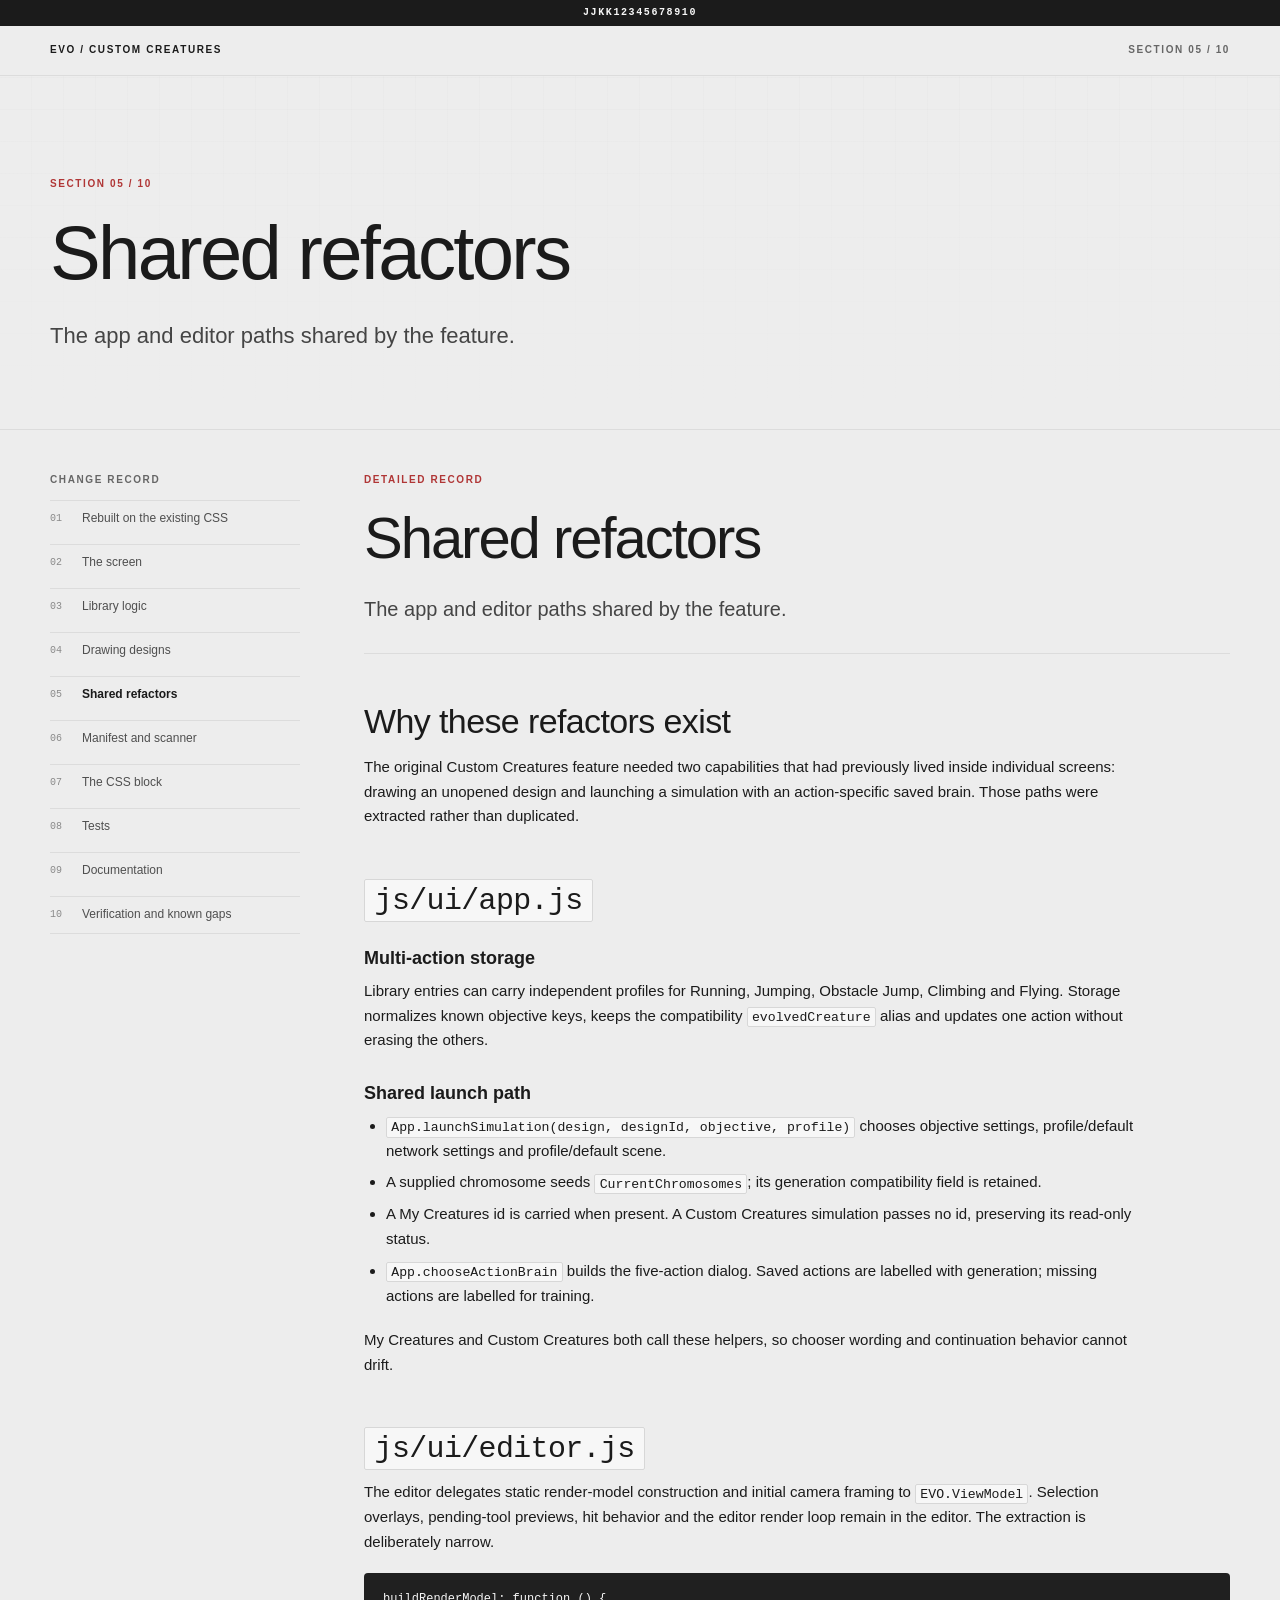
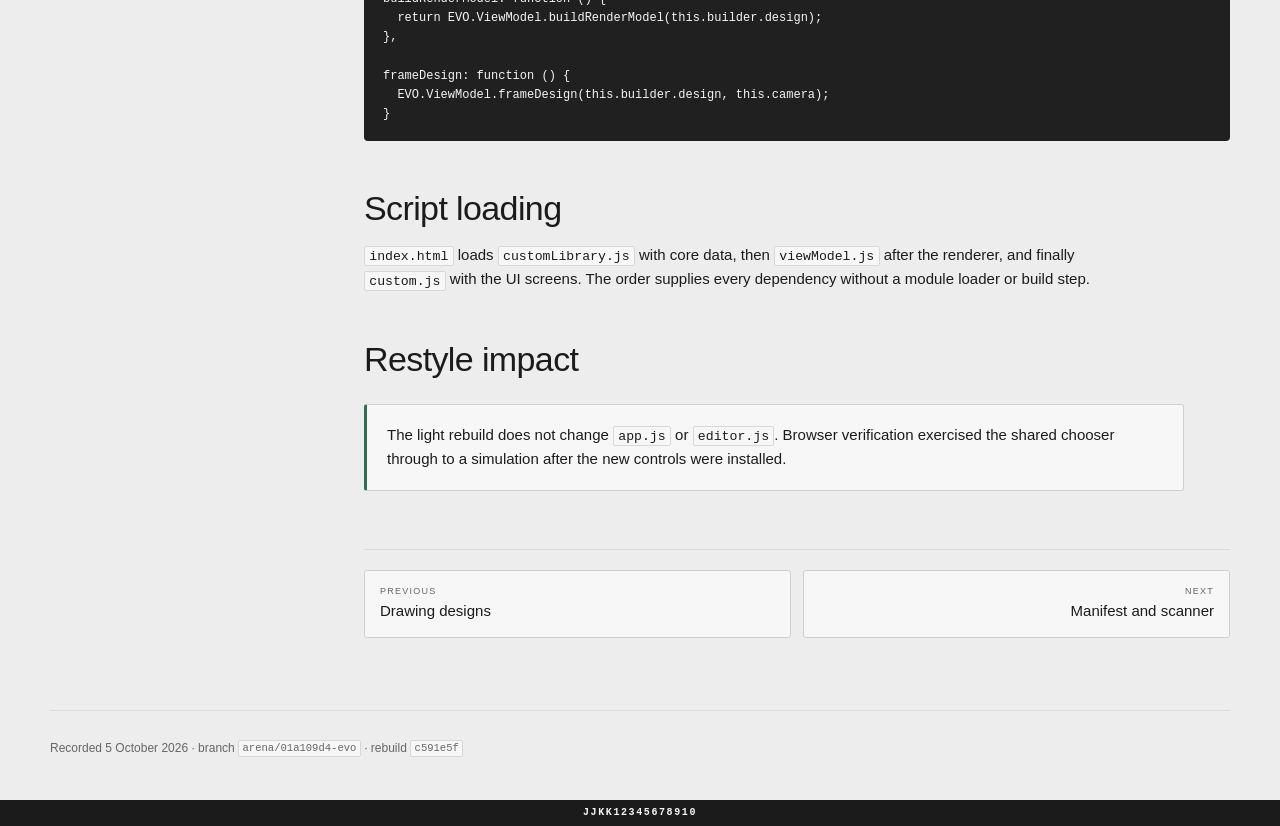
<file: docs/custom-creatures-change/05-shared-refactors.html>
<!DOCTYPE html>
<html lang="en">
<head>
  <meta charset="utf-8">
  <meta name="viewport" content="width=device-width, initial-scale=1">
  <meta name="theme-color" content="#ededed">
  <title>Shared refactors — Custom Creatures change record</title>
  <meta name="description" content="Change record for evo's light-theme Custom Creatures rebuild.">
  <link rel="stylesheet" href="report.css">
</head>
<body>
  <div class="marker" data-position="start">jjkk12345678910</div>
  <header class="report-bar">
    <a class="brand" href="index.html">EVO / Custom Creatures</a>
    <span class="report-position">Section 05 / 10</span>
  </header>

<section class="hero">
  <div class="hero-inner">
    <p class="eyebrow">Section 05 / 10</p>
    <h1>Shared refactors</h1>
    <p class="hero-lead">The app and editor paths shared by the feature.</p>
  </div>
</section>
<div class="report-shell">
  <nav class="report-nav" aria-label="Report sections"><p class="kicker">Change record</p><ol><li><a href="01-rebuilt-on-existing-css.html">Rebuilt on the existing CSS</a></li><li><a href="02-custom-screen.html">The screen</a></li><li><a href="03-library-logic.html">Library logic</a></li><li><a href="04-drawing-designs.html">Drawing designs</a></li><li><a href="05-shared-refactors.html" aria-current="page">Shared refactors</a></li><li><a href="06-manifest-and-scanner.html">Manifest and scanner</a></li><li><a href="07-css-block.html">The CSS block</a></li><li><a href="08-tests.html">Tests</a></li><li><a href="09-documentation.html">Documentation</a></li><li><a href="10-verification-and-gaps.html">Verification and known gaps</a></li></ol></nav>
  <main class="report-main">
    <section class="section-heading">
      <p class="eyebrow">Detailed record</p>
      <h1>Shared refactors</h1>
      <p class="hero-lead">The app and editor paths shared by the feature.</p>
    </section>

<h2>Why these refactors exist</h2>
<p>The original Custom Creatures feature needed two capabilities that had previously lived inside individual screens: drawing an unopened design and launching a simulation with an action-specific saved brain. Those paths were extracted rather than duplicated.</p>

<h2><code>js/ui/app.js</code></h2>
<h3>Multi-action storage</h3>
<p>Library entries can carry independent profiles for Running, Jumping, Obstacle Jump, Climbing and Flying. Storage normalizes known objective keys, keeps the compatibility <code>evolvedCreature</code> alias and updates one action without erasing the others.</p>
<h3>Shared launch path</h3>
<ul>
  <li><code>App.launchSimulation(design, designId, objective, profile)</code> chooses objective settings, profile/default network settings and profile/default scene.</li>
  <li>A supplied chromosome seeds <code>CurrentChromosomes</code>; its generation compatibility field is retained.</li>
  <li>A My Creatures id is carried when present. A Custom Creatures simulation passes no id, preserving its read-only status.</li>
  <li><code>App.chooseActionBrain</code> builds the five-action dialog. Saved actions are labelled with generation; missing actions are labelled for training.</li>
</ul>
<p>My Creatures and Custom Creatures both call these helpers, so chooser wording and continuation behavior cannot drift.</p>

<h2><code>js/ui/editor.js</code></h2>
<p>The editor delegates static render-model construction and initial camera framing to <code>EVO.ViewModel</code>. Selection overlays, pending-tool previews, hit behavior and the editor render loop remain in the editor. The extraction is deliberately narrow.</p>
<pre><code>buildRenderModel: function () {
  return EVO.ViewModel.buildRenderModel(this.builder.design);
},

frameDesign: function () {
  EVO.ViewModel.frameDesign(this.builder.design, this.camera);
}</code></pre>

<h2>Script loading</h2>
<p><code>index.html</code> loads <code>customLibrary.js</code> with core data, then <code>viewModel.js</code> after the renderer, and finally <code>custom.js</code> with the UI screens. The order supplies every dependency without a module loader or build step.</p>

<h2>Restyle impact</h2>
<div class="callout success"><p>The light rebuild does not change <code>app.js</code> or <code>editor.js</code>. Browser verification exercised the shared chooser through to a simulation after the new controls were installed.</p></div>

    <nav class="page-turn" aria-label="Previous and next section">
      <a href="04-drawing-designs.html"><small>Previous</small>Drawing designs</a>
      <a href="06-manifest-and-scanner.html"><small>Next</small>Manifest and scanner</a>
    </nav>
  </main>
</div>


  <footer class="page-footer"><p>Recorded 5 October 2026 · branch <code>arena/01a109d4-evo</code> · rebuild <code>c591e5f</code></p></footer>
  <div class="marker" data-position="end">jjkk12345678910</div>
</body>
</html>
</file>
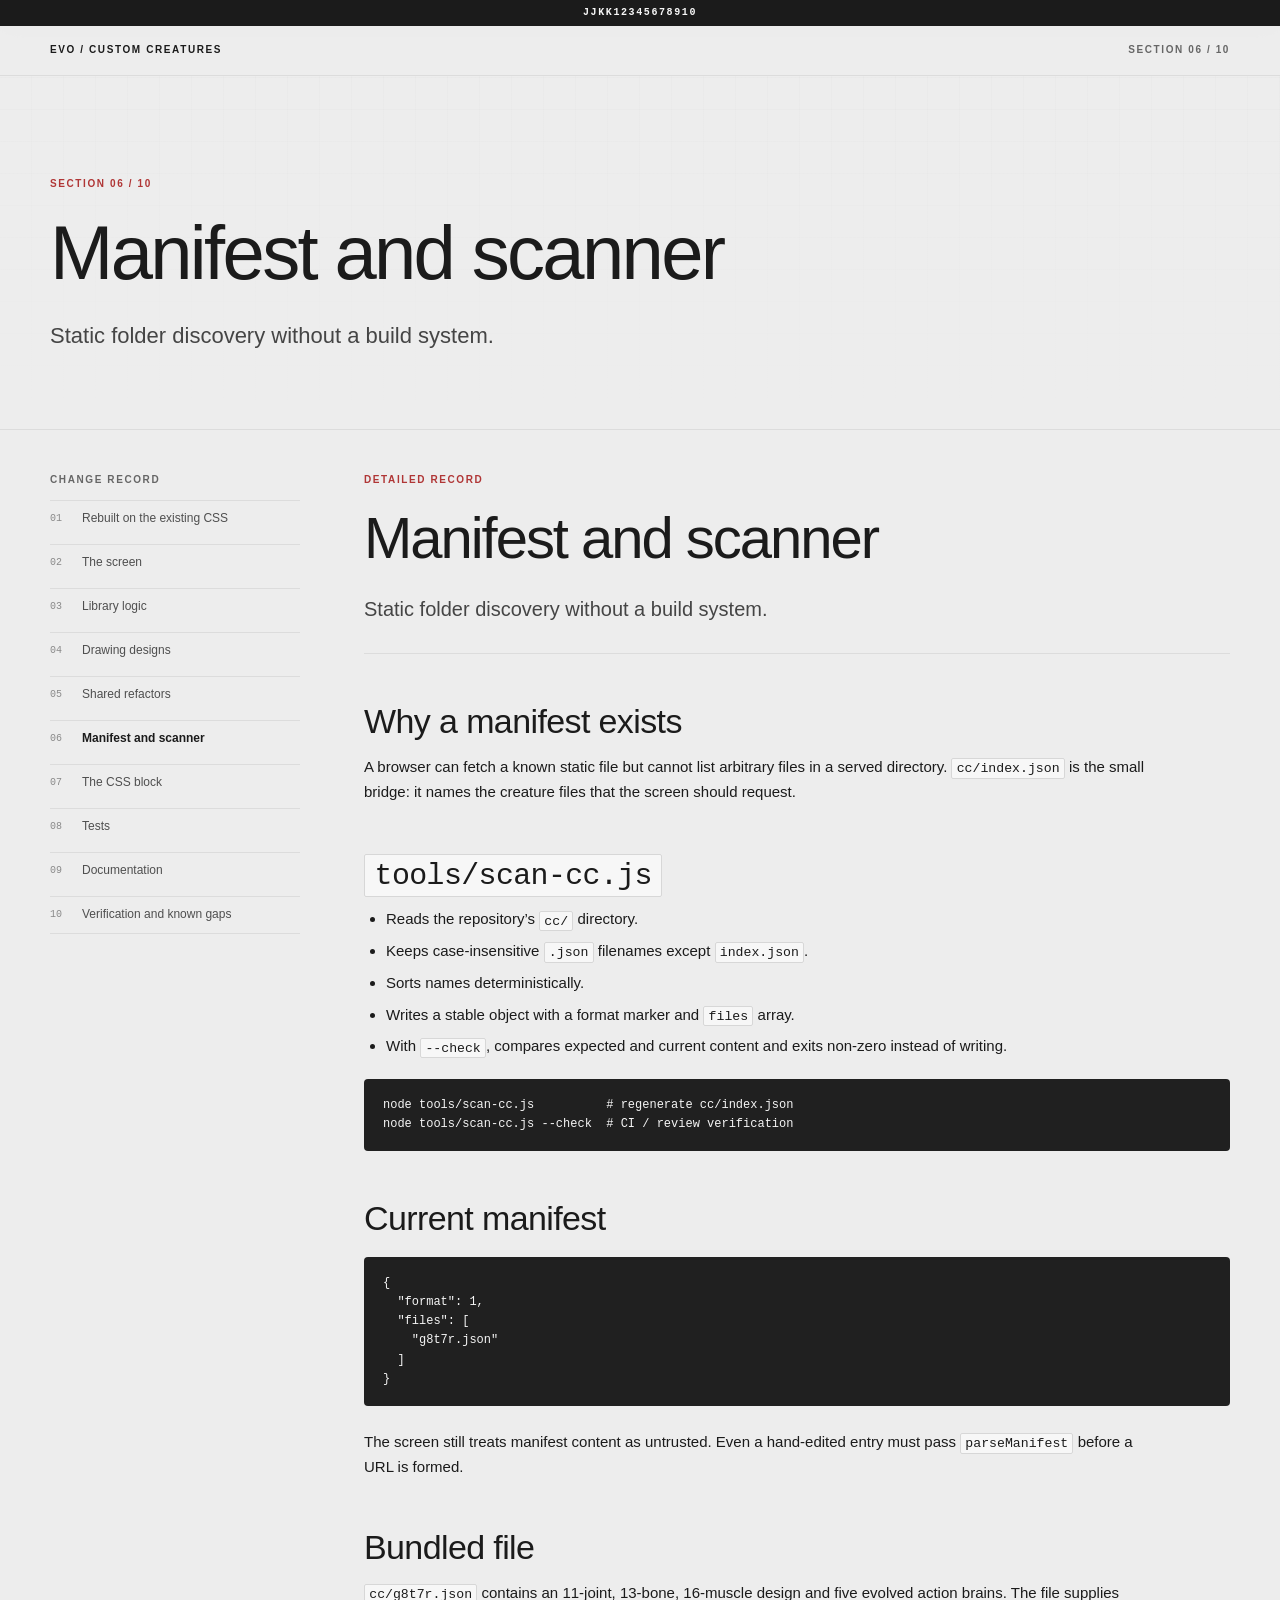
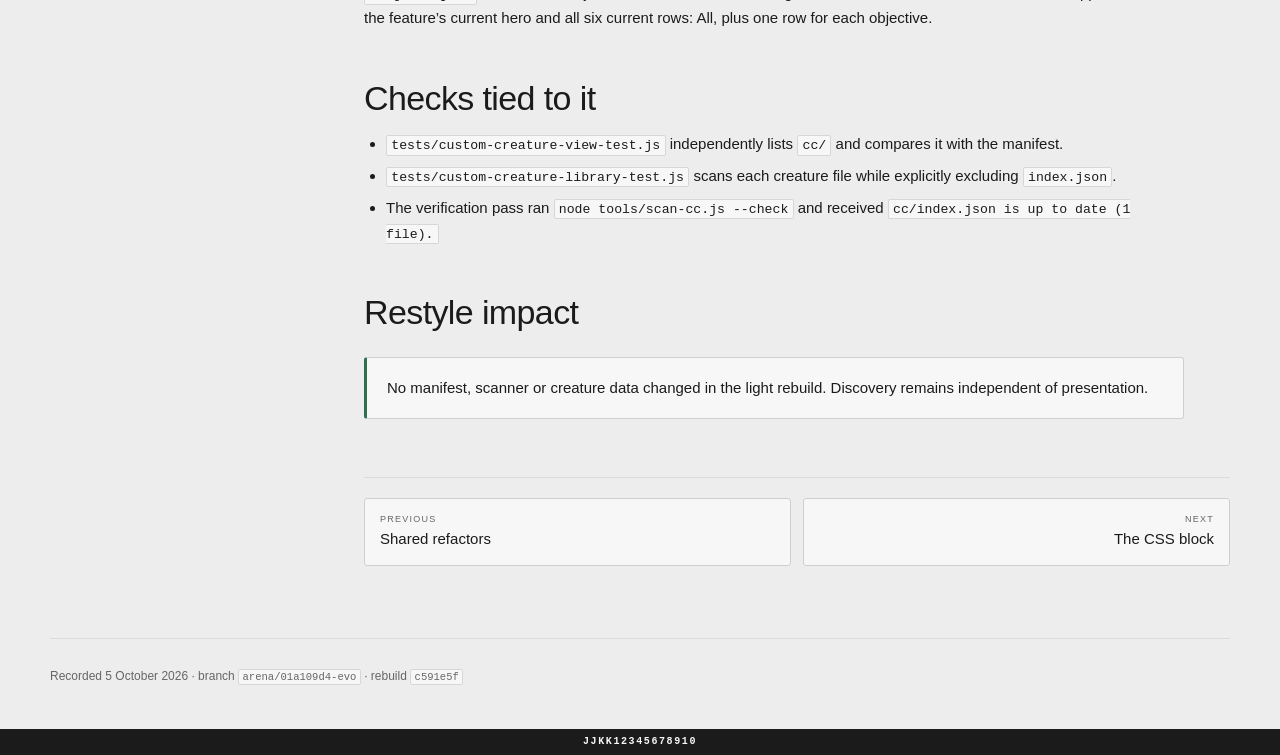
<file: docs/custom-creatures-change/06-manifest-and-scanner.html>
<!DOCTYPE html>
<html lang="en">
<head>
  <meta charset="utf-8">
  <meta name="viewport" content="width=device-width, initial-scale=1">
  <meta name="theme-color" content="#ededed">
  <title>Manifest and scanner — Custom Creatures change record</title>
  <meta name="description" content="Change record for evo's light-theme Custom Creatures rebuild.">
  <link rel="stylesheet" href="report.css">
</head>
<body>
  <div class="marker" data-position="start">jjkk12345678910</div>
  <header class="report-bar">
    <a class="brand" href="index.html">EVO / Custom Creatures</a>
    <span class="report-position">Section 06 / 10</span>
  </header>

<section class="hero">
  <div class="hero-inner">
    <p class="eyebrow">Section 06 / 10</p>
    <h1>Manifest and scanner</h1>
    <p class="hero-lead">Static folder discovery without a build system.</p>
  </div>
</section>
<div class="report-shell">
  <nav class="report-nav" aria-label="Report sections"><p class="kicker">Change record</p><ol><li><a href="01-rebuilt-on-existing-css.html">Rebuilt on the existing CSS</a></li><li><a href="02-custom-screen.html">The screen</a></li><li><a href="03-library-logic.html">Library logic</a></li><li><a href="04-drawing-designs.html">Drawing designs</a></li><li><a href="05-shared-refactors.html">Shared refactors</a></li><li><a href="06-manifest-and-scanner.html" aria-current="page">Manifest and scanner</a></li><li><a href="07-css-block.html">The CSS block</a></li><li><a href="08-tests.html">Tests</a></li><li><a href="09-documentation.html">Documentation</a></li><li><a href="10-verification-and-gaps.html">Verification and known gaps</a></li></ol></nav>
  <main class="report-main">
    <section class="section-heading">
      <p class="eyebrow">Detailed record</p>
      <h1>Manifest and scanner</h1>
      <p class="hero-lead">Static folder discovery without a build system.</p>
    </section>

<h2>Why a manifest exists</h2>
<p>A browser can fetch a known static file but cannot list arbitrary files in a served directory. <code>cc/index.json</code> is the small bridge: it names the creature files that the screen should request.</p>

<h2><code>tools/scan-cc.js</code></h2>
<ul>
  <li>Reads the repository’s <code>cc/</code> directory.</li>
  <li>Keeps case-insensitive <code>.json</code> filenames except <code>index.json</code>.</li>
  <li>Sorts names deterministically.</li>
  <li>Writes a stable object with a format marker and <code>files</code> array.</li>
  <li>With <code>--check</code>, compares expected and current content and exits non-zero instead of writing.</li>
</ul>
<pre><code>node tools/scan-cc.js          # regenerate cc/index.json
node tools/scan-cc.js --check  # CI / review verification</code></pre>

<h2>Current manifest</h2>
<pre><code>{
  "format": 1,
  "files": [
    "g8t7r.json"
  ]
}</code></pre>
<p>The screen still treats manifest content as untrusted. Even a hand-edited entry must pass <code>parseManifest</code> before a URL is formed.</p>

<h2>Bundled file</h2>
<p><code>cc/g8t7r.json</code> contains an 11-joint, 13-bone, 16-muscle design and five evolved action brains. The file supplies the feature’s current hero and all six current rows: All, plus one row for each objective.</p>

<h2>Checks tied to it</h2>
<ul>
  <li><code>tests/custom-creature-view-test.js</code> independently lists <code>cc/</code> and compares it with the manifest.</li>
  <li><code>tests/custom-creature-library-test.js</code> scans each creature file while explicitly excluding <code>index.json</code>.</li>
  <li>The verification pass ran <code>node tools/scan-cc.js --check</code> and received <code>cc/index.json is up to date (1 file).</code></li>
</ul>

<h2>Restyle impact</h2>
<div class="callout success"><p>No manifest, scanner or creature data changed in the light rebuild. Discovery remains independent of presentation.</p></div>

    <nav class="page-turn" aria-label="Previous and next section">
      <a href="05-shared-refactors.html"><small>Previous</small>Shared refactors</a>
      <a href="07-css-block.html"><small>Next</small>The CSS block</a>
    </nav>
  </main>
</div>


  <footer class="page-footer"><p>Recorded 5 October 2026 · branch <code>arena/01a109d4-evo</code> · rebuild <code>c591e5f</code></p></footer>
  <div class="marker" data-position="end">jjkk12345678910</div>
</body>
</html>
</file>
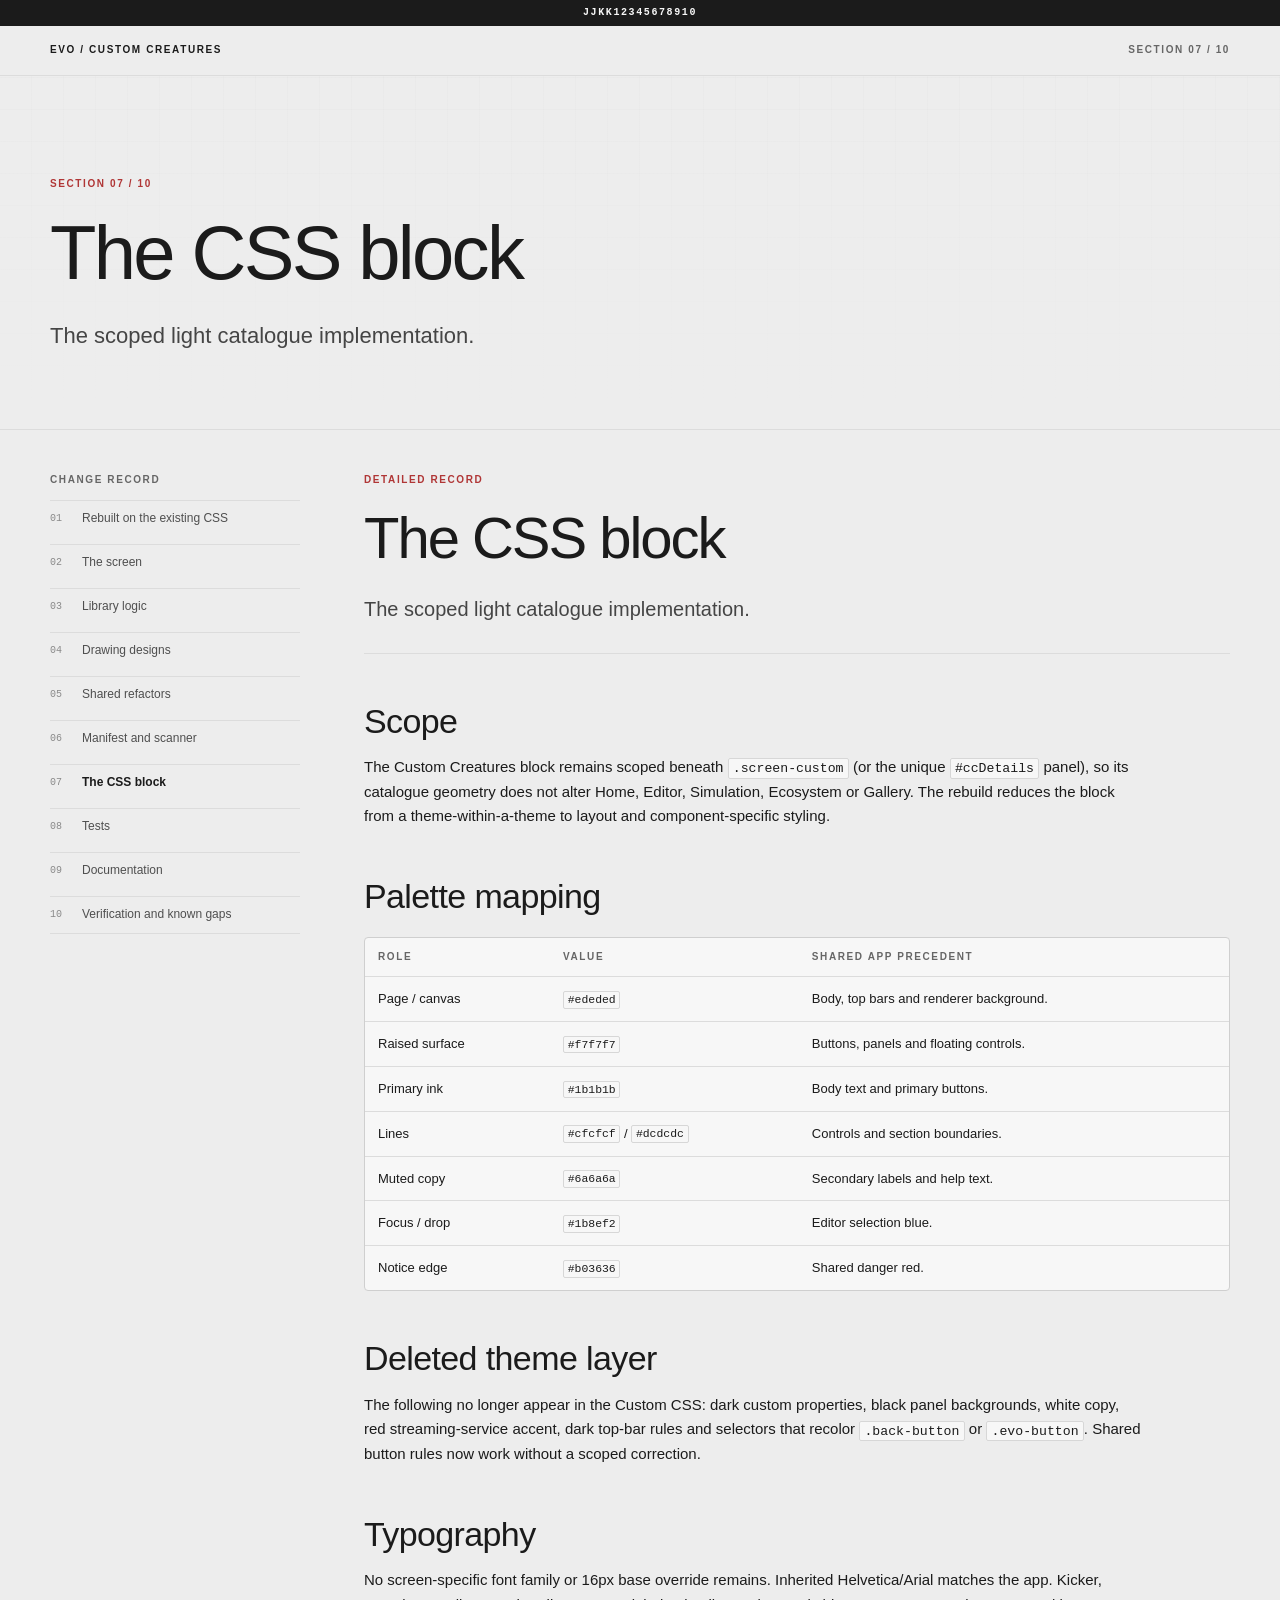
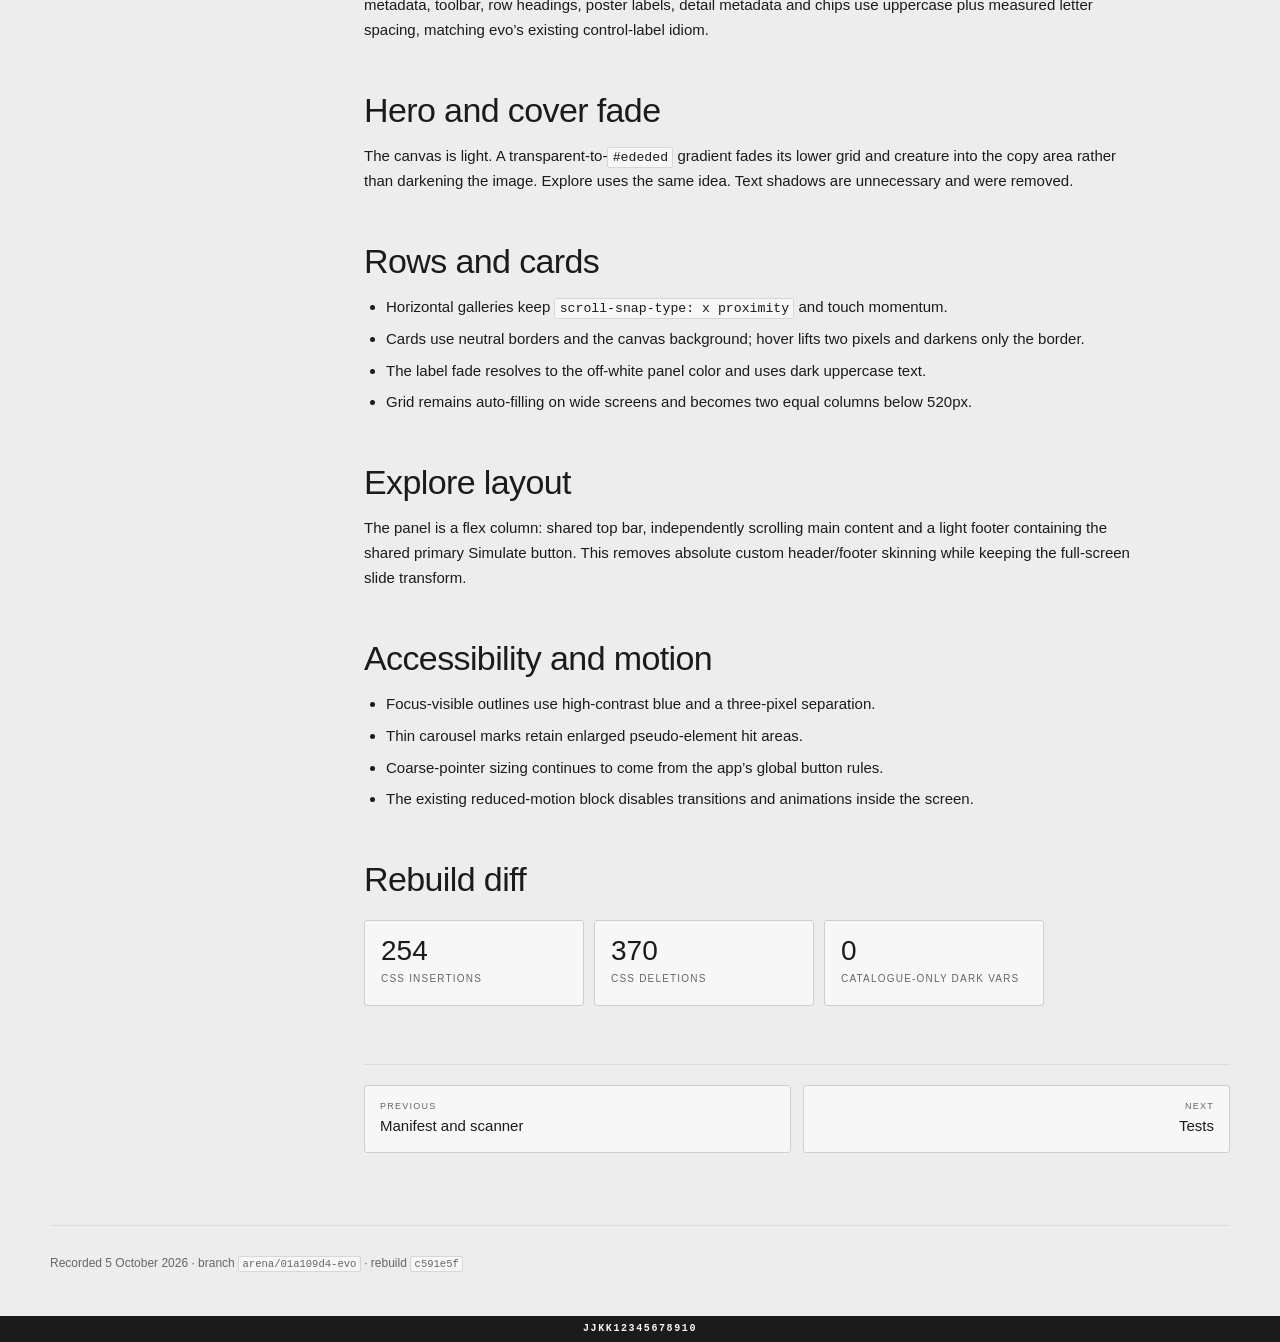
<file: docs/custom-creatures-change/07-css-block.html>
<!DOCTYPE html>
<html lang="en">
<head>
  <meta charset="utf-8">
  <meta name="viewport" content="width=device-width, initial-scale=1">
  <meta name="theme-color" content="#ededed">
  <title>The CSS block — Custom Creatures change record</title>
  <meta name="description" content="Change record for evo's light-theme Custom Creatures rebuild.">
  <link rel="stylesheet" href="report.css">
</head>
<body>
  <div class="marker" data-position="start">jjkk12345678910</div>
  <header class="report-bar">
    <a class="brand" href="index.html">EVO / Custom Creatures</a>
    <span class="report-position">Section 07 / 10</span>
  </header>

<section class="hero">
  <div class="hero-inner">
    <p class="eyebrow">Section 07 / 10</p>
    <h1>The CSS block</h1>
    <p class="hero-lead">The scoped light catalogue implementation.</p>
  </div>
</section>
<div class="report-shell">
  <nav class="report-nav" aria-label="Report sections"><p class="kicker">Change record</p><ol><li><a href="01-rebuilt-on-existing-css.html">Rebuilt on the existing CSS</a></li><li><a href="02-custom-screen.html">The screen</a></li><li><a href="03-library-logic.html">Library logic</a></li><li><a href="04-drawing-designs.html">Drawing designs</a></li><li><a href="05-shared-refactors.html">Shared refactors</a></li><li><a href="06-manifest-and-scanner.html">Manifest and scanner</a></li><li><a href="07-css-block.html" aria-current="page">The CSS block</a></li><li><a href="08-tests.html">Tests</a></li><li><a href="09-documentation.html">Documentation</a></li><li><a href="10-verification-and-gaps.html">Verification and known gaps</a></li></ol></nav>
  <main class="report-main">
    <section class="section-heading">
      <p class="eyebrow">Detailed record</p>
      <h1>The CSS block</h1>
      <p class="hero-lead">The scoped light catalogue implementation.</p>
    </section>

<h2>Scope</h2>
<p>The Custom Creatures block remains scoped beneath <code>.screen-custom</code> (or the unique <code>#ccDetails</code> panel), so its catalogue geometry does not alter Home, Editor, Simulation, Ecosystem or Gallery. The rebuild reduces the block from a theme-within-a-theme to layout and component-specific styling.</p>

<h2>Palette mapping</h2>
<div class="table-wrap"><table><thead><tr><th>Role</th><th>Value</th><th>Shared app precedent</th></tr></thead><tbody>
<tr><td>Page / canvas</td><td><code>#ededed</code></td><td>Body, top bars and renderer background.</td></tr>
<tr><td>Raised surface</td><td><code>#f7f7f7</code></td><td>Buttons, panels and floating controls.</td></tr>
<tr><td>Primary ink</td><td><code>#1b1b1b</code></td><td>Body text and primary buttons.</td></tr>
<tr><td>Lines</td><td><code>#cfcfcf</code> / <code>#dcdcdc</code></td><td>Controls and section boundaries.</td></tr>
<tr><td>Muted copy</td><td><code>#6a6a6a</code></td><td>Secondary labels and help text.</td></tr>
<tr><td>Focus / drop</td><td><code>#1b8ef2</code></td><td>Editor selection blue.</td></tr>
<tr><td>Notice edge</td><td><code>#b03636</code></td><td>Shared danger red.</td></tr>
</tbody></table></div>

<h2>Deleted theme layer</h2>
<p>The following no longer appear in the Custom CSS: dark custom properties, black panel backgrounds, white copy, red streaming-service accent, dark top-bar rules and selectors that recolor <code>.back-button</code> or <code>.evo-button</code>. Shared button rules now work without a scoped correction.</p>

<h2>Typography</h2>
<p>No screen-specific font family or 16px base override remains. Inherited Helvetica/Arial matches the app. Kicker, metadata, toolbar, row headings, poster labels, detail metadata and chips use uppercase plus measured letter spacing, matching evo’s existing control-label idiom.</p>

<h2>Hero and cover fade</h2>
<p>The canvas is light. A transparent-to-<code>#ededed</code> gradient fades its lower grid and creature into the copy area rather than darkening the image. Explore uses the same idea. Text shadows are unnecessary and were removed.</p>

<h2>Rows and cards</h2>
<ul>
  <li>Horizontal galleries keep <code>scroll-snap-type: x proximity</code> and touch momentum.</li>
  <li>Cards use neutral borders and the canvas background; hover lifts two pixels and darkens only the border.</li>
  <li>The label fade resolves to the off-white panel color and uses dark uppercase text.</li>
  <li>Grid remains auto-filling on wide screens and becomes two equal columns below 520px.</li>
</ul>

<h2>Explore layout</h2>
<p>The panel is a flex column: shared top bar, independently scrolling main content and a light footer containing the shared primary Simulate button. This removes absolute custom header/footer skinning while keeping the full-screen slide transform.</p>

<h2>Accessibility and motion</h2>
<ul>
  <li>Focus-visible outlines use high-contrast blue and a three-pixel separation.</li>
  <li>Thin carousel marks retain enlarged pseudo-element hit areas.</li>
  <li>Coarse-pointer sizing continues to come from the app’s global button rules.</li>
  <li>The existing reduced-motion block disables transitions and animations inside the screen.</li>
</ul>

<h2>Rebuild diff</h2>
<div class="change-stats"><div class="change-stat"><strong>254</strong><span>CSS insertions</span></div><div class="change-stat"><strong>370</strong><span>CSS deletions</span></div><div class="change-stat"><strong>0</strong><span>catalogue-only dark vars</span></div></div>

    <nav class="page-turn" aria-label="Previous and next section">
      <a href="06-manifest-and-scanner.html"><small>Previous</small>Manifest and scanner</a>
      <a href="08-tests.html"><small>Next</small>Tests</a>
    </nav>
  </main>
</div>


  <footer class="page-footer"><p>Recorded 5 October 2026 · branch <code>arena/01a109d4-evo</code> · rebuild <code>c591e5f</code></p></footer>
  <div class="marker" data-position="end">jjkk12345678910</div>
</body>
</html>
</file>
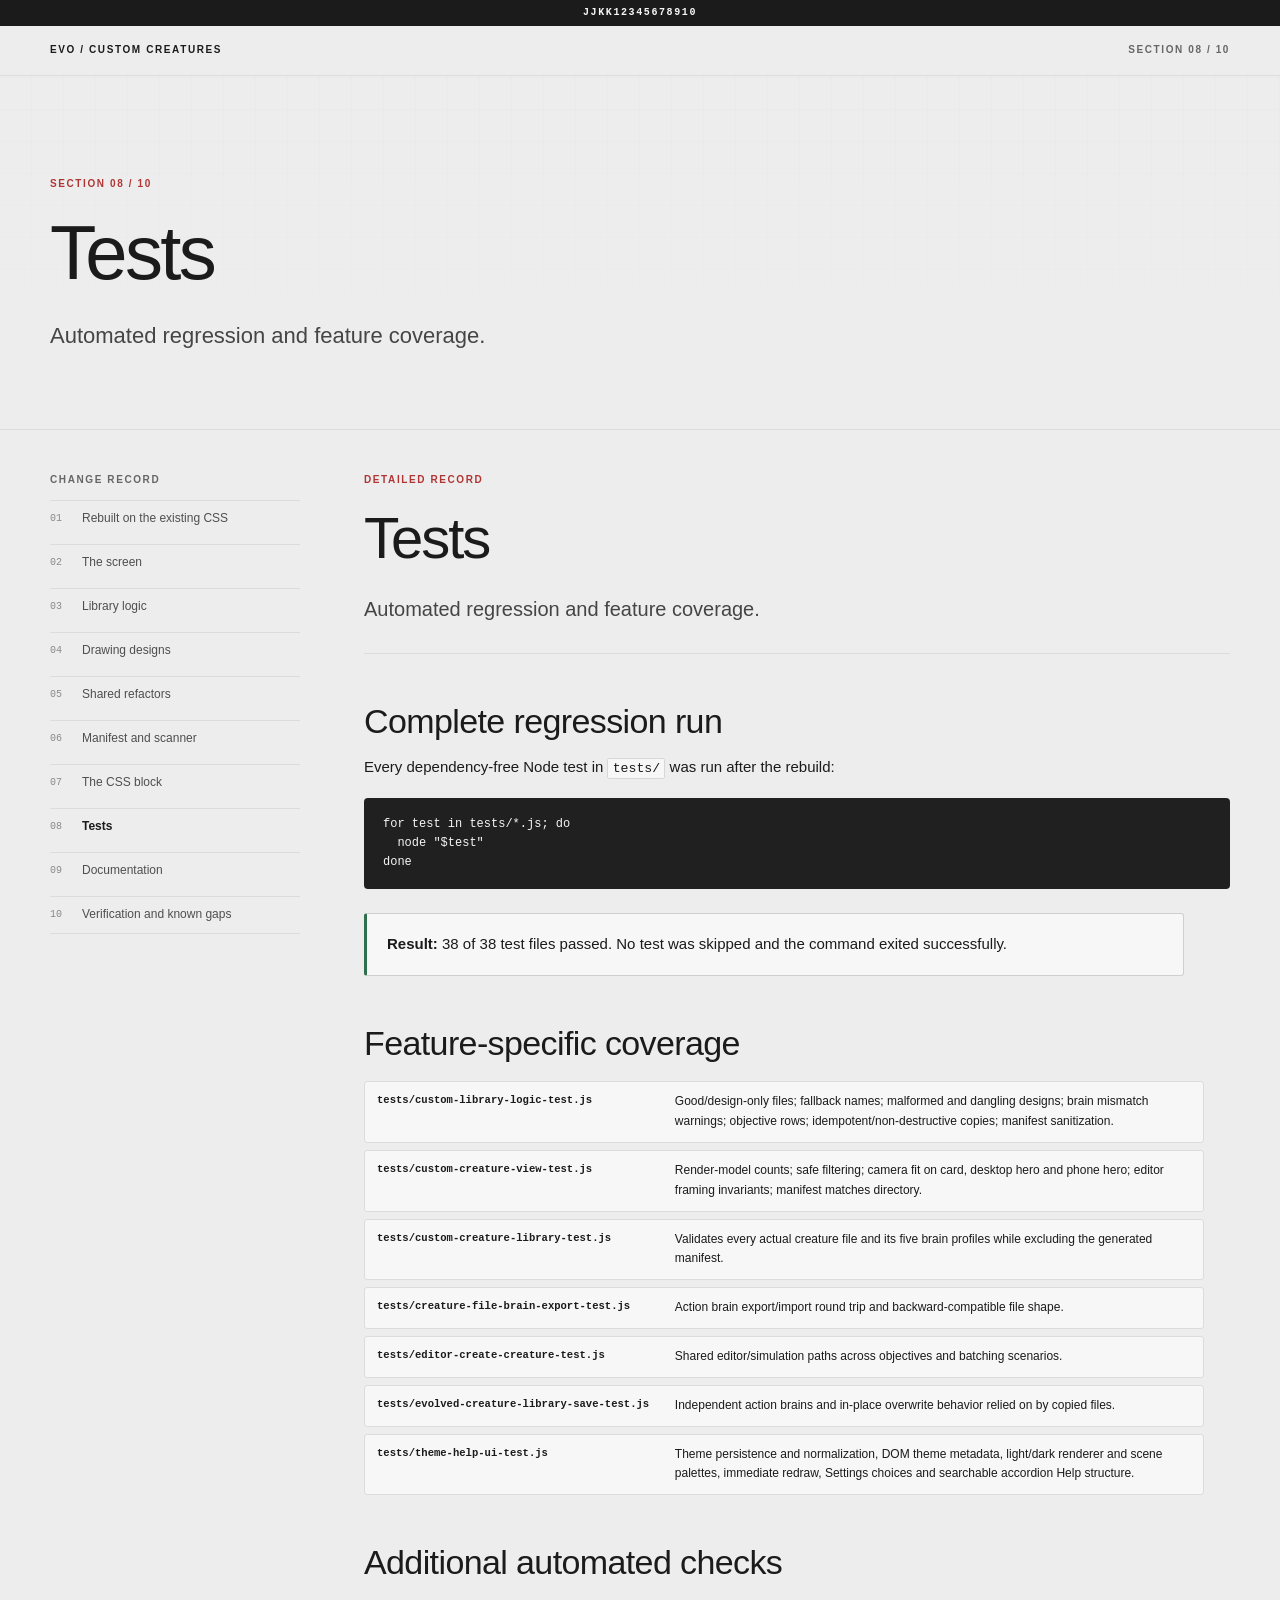
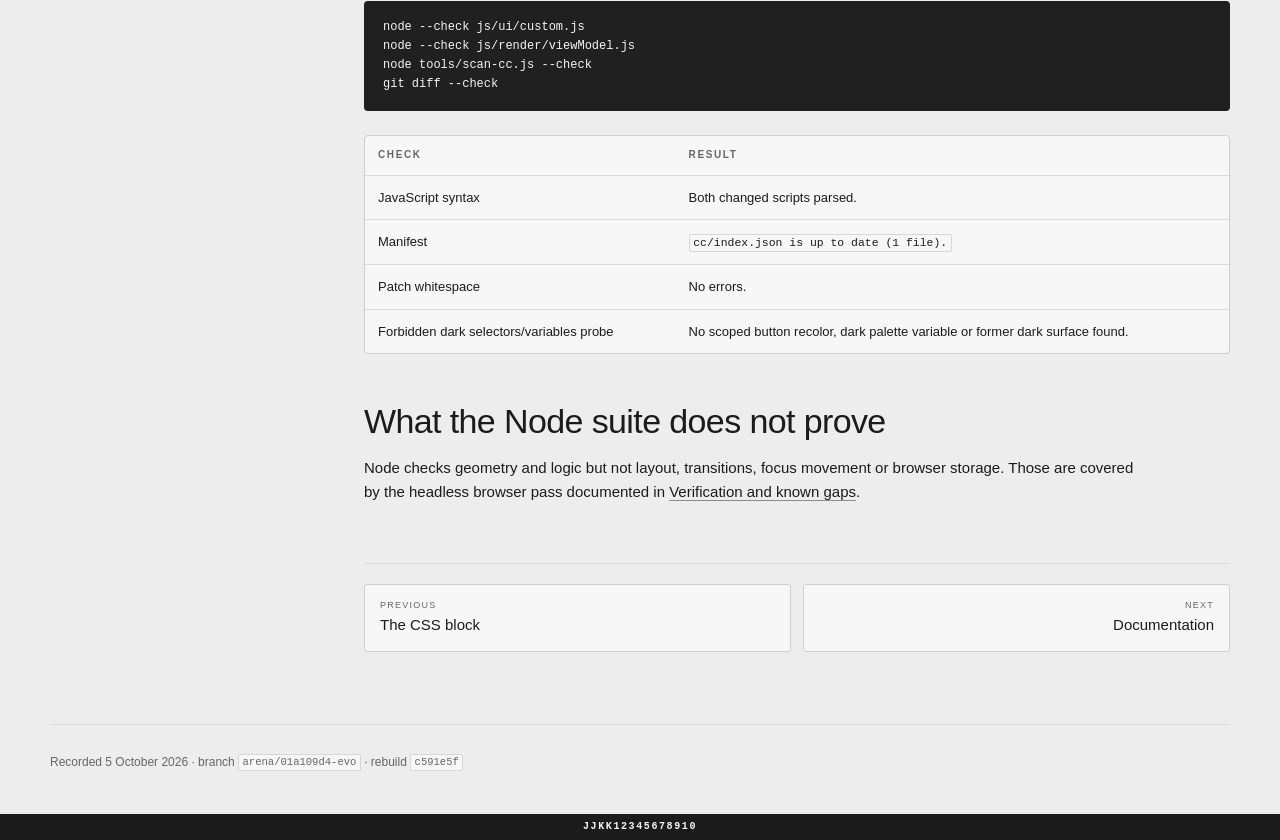
<file: docs/custom-creatures-change/08-tests.html>
<!DOCTYPE html>
<html lang="en">
<head>
  <meta charset="utf-8">
  <meta name="viewport" content="width=device-width, initial-scale=1">
  <meta name="theme-color" content="#ededed">
  <title>Tests — Custom Creatures change record</title>
  <meta name="description" content="Change record for evo's light-theme Custom Creatures rebuild.">
  <link rel="stylesheet" href="report.css">
</head>
<body>
  <div class="marker" data-position="start">jjkk12345678910</div>
  <header class="report-bar">
    <a class="brand" href="index.html">EVO / Custom Creatures</a>
    <span class="report-position">Section 08 / 10</span>
  </header>

<section class="hero">
  <div class="hero-inner">
    <p class="eyebrow">Section 08 / 10</p>
    <h1>Tests</h1>
    <p class="hero-lead">Automated regression and feature coverage.</p>
  </div>
</section>
<div class="report-shell">
  <nav class="report-nav" aria-label="Report sections"><p class="kicker">Change record</p><ol><li><a href="01-rebuilt-on-existing-css.html">Rebuilt on the existing CSS</a></li><li><a href="02-custom-screen.html">The screen</a></li><li><a href="03-library-logic.html">Library logic</a></li><li><a href="04-drawing-designs.html">Drawing designs</a></li><li><a href="05-shared-refactors.html">Shared refactors</a></li><li><a href="06-manifest-and-scanner.html">Manifest and scanner</a></li><li><a href="07-css-block.html">The CSS block</a></li><li><a href="08-tests.html" aria-current="page">Tests</a></li><li><a href="09-documentation.html">Documentation</a></li><li><a href="10-verification-and-gaps.html">Verification and known gaps</a></li></ol></nav>
  <main class="report-main">
    <section class="section-heading">
      <p class="eyebrow">Detailed record</p>
      <h1>Tests</h1>
      <p class="hero-lead">Automated regression and feature coverage.</p>
    </section>

<h2>Complete regression run</h2>
<p>Every dependency-free Node test in <code>tests/</code> was run after the rebuild:</p>
<pre><code>for test in tests/*.js; do
  node "$test"
done</code></pre>
<div class="callout success"><p><strong>Result:</strong> 38 of 38 test files passed. No test was skipped and the command exited successfully.</p></div>

<h2>Feature-specific coverage</h2>
<ul class="file-list">
<li><code>tests/custom-library-logic-test.js</code><span>Good/design-only files; fallback names; malformed and dangling designs; brain mismatch warnings; objective rows; idempotent/non-destructive copies; manifest sanitization.</span></li>
<li><code>tests/custom-creature-view-test.js</code><span>Render-model counts; safe filtering; camera fit on card, desktop hero and phone hero; editor framing invariants; manifest matches directory.</span></li>
<li><code>tests/custom-creature-library-test.js</code><span>Validates every actual creature file and its five brain profiles while excluding the generated manifest.</span></li>
<li><code>tests/creature-file-brain-export-test.js</code><span>Action brain export/import round trip and backward-compatible file shape.</span></li>
<li><code>tests/editor-create-creature-test.js</code><span>Shared editor/simulation paths across objectives and batching scenarios.</span></li>
<li><code>tests/evolved-creature-library-save-test.js</code><span>Independent action brains and in-place overwrite behavior relied on by copied files.</span></li>
<li><code>tests/theme-help-ui-test.js</code><span>Theme persistence and normalization, DOM theme metadata, light/dark renderer and scene palettes, immediate redraw, Settings choices and searchable accordion Help structure.</span></li>
</ul>

<h2>Additional automated checks</h2>
<pre><code>node --check js/ui/custom.js
node --check js/render/viewModel.js
node tools/scan-cc.js --check
git diff --check</code></pre>
<div class="table-wrap"><table><thead><tr><th>Check</th><th>Result</th></tr></thead><tbody>
<tr><td>JavaScript syntax</td><td>Both changed scripts parsed.</td></tr>
<tr><td>Manifest</td><td><code>cc/index.json is up to date (1 file).</code></td></tr>
<tr><td>Patch whitespace</td><td>No errors.</td></tr>
<tr><td>Forbidden dark selectors/variables probe</td><td>No scoped button recolor, dark palette variable or former dark surface found.</td></tr>
</tbody></table></div>

<h2>What the Node suite does not prove</h2>
<p>Node checks geometry and logic but not layout, transitions, focus movement or browser storage. Those are covered by the headless browser pass documented in <a href="10-verification-and-gaps.html">Verification and known gaps</a>.</p>

    <nav class="page-turn" aria-label="Previous and next section">
      <a href="07-css-block.html"><small>Previous</small>The CSS block</a>
      <a href="09-documentation.html"><small>Next</small>Documentation</a>
    </nav>
  </main>
</div>


  <footer class="page-footer"><p>Recorded 5 October 2026 · branch <code>arena/01a109d4-evo</code> · rebuild <code>c591e5f</code></p></footer>
  <div class="marker" data-position="end">jjkk12345678910</div>
</body>
</html>
</file>
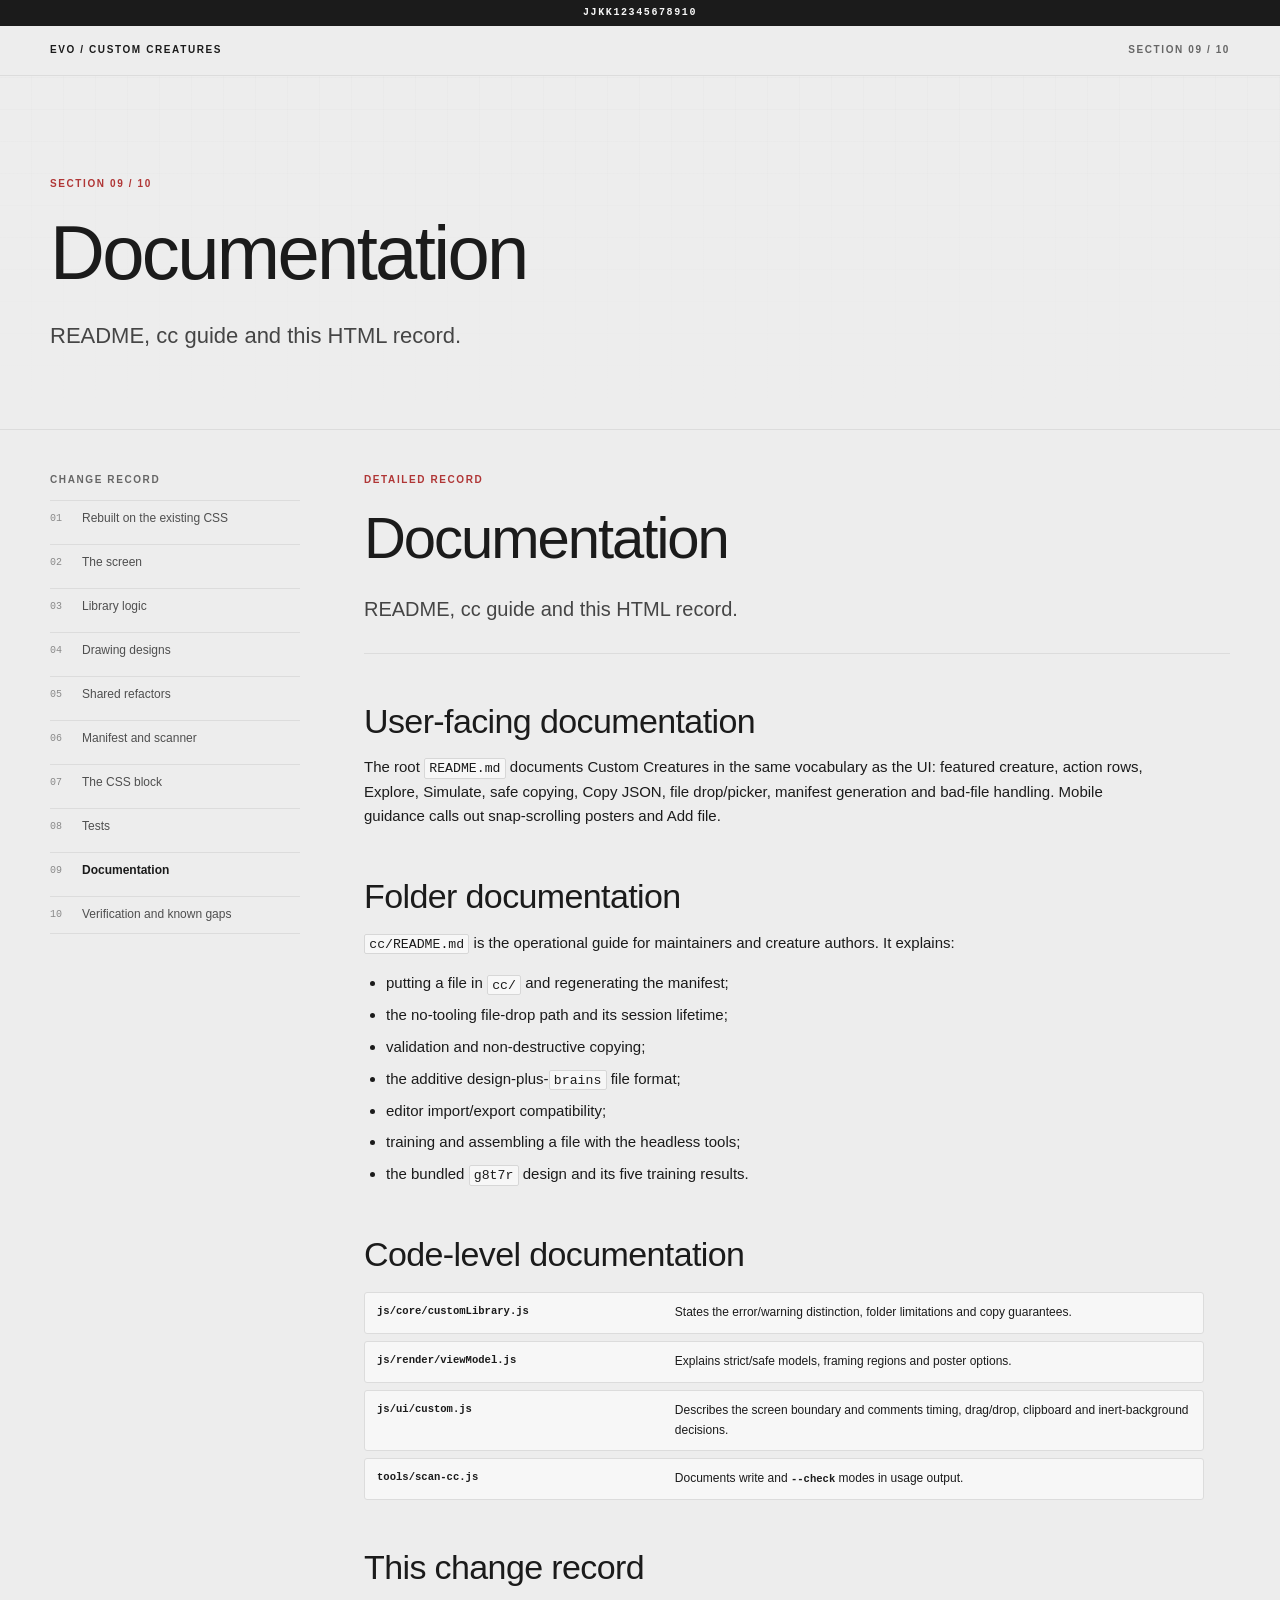
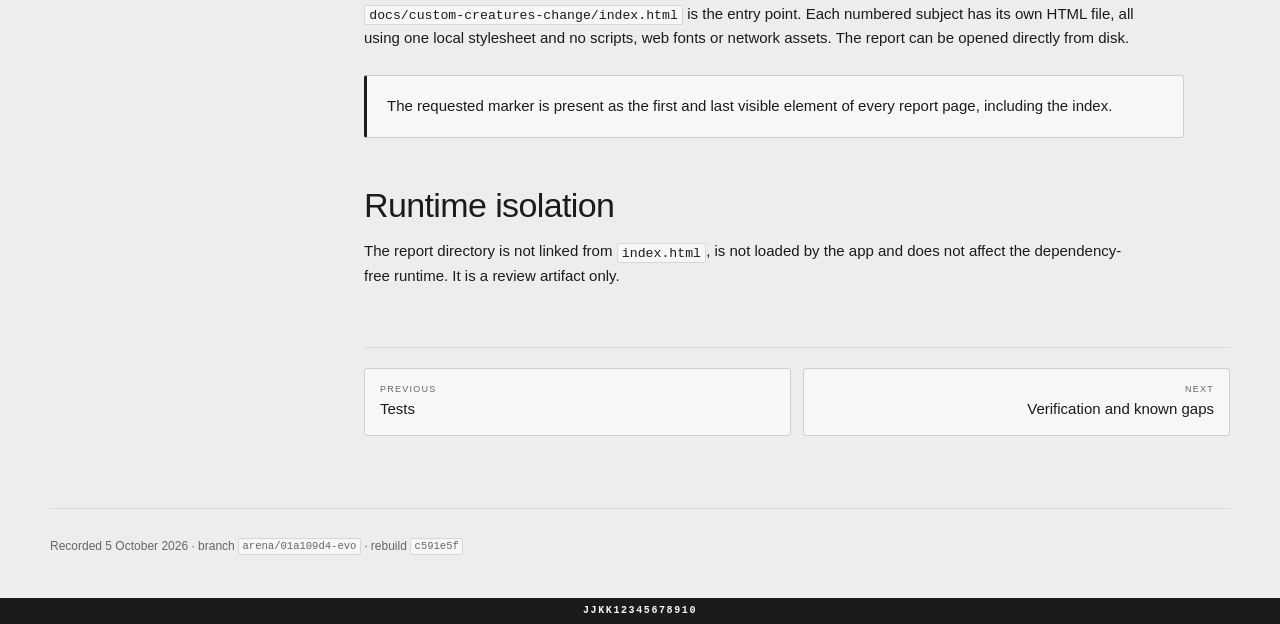
<file: docs/custom-creatures-change/09-documentation.html>
<!DOCTYPE html>
<html lang="en">
<head>
  <meta charset="utf-8">
  <meta name="viewport" content="width=device-width, initial-scale=1">
  <meta name="theme-color" content="#ededed">
  <title>Documentation — Custom Creatures change record</title>
  <meta name="description" content="Change record for evo's light-theme Custom Creatures rebuild.">
  <link rel="stylesheet" href="report.css">
</head>
<body>
  <div class="marker" data-position="start">jjkk12345678910</div>
  <header class="report-bar">
    <a class="brand" href="index.html">EVO / Custom Creatures</a>
    <span class="report-position">Section 09 / 10</span>
  </header>

<section class="hero">
  <div class="hero-inner">
    <p class="eyebrow">Section 09 / 10</p>
    <h1>Documentation</h1>
    <p class="hero-lead">README, cc guide and this HTML record.</p>
  </div>
</section>
<div class="report-shell">
  <nav class="report-nav" aria-label="Report sections"><p class="kicker">Change record</p><ol><li><a href="01-rebuilt-on-existing-css.html">Rebuilt on the existing CSS</a></li><li><a href="02-custom-screen.html">The screen</a></li><li><a href="03-library-logic.html">Library logic</a></li><li><a href="04-drawing-designs.html">Drawing designs</a></li><li><a href="05-shared-refactors.html">Shared refactors</a></li><li><a href="06-manifest-and-scanner.html">Manifest and scanner</a></li><li><a href="07-css-block.html">The CSS block</a></li><li><a href="08-tests.html">Tests</a></li><li><a href="09-documentation.html" aria-current="page">Documentation</a></li><li><a href="10-verification-and-gaps.html">Verification and known gaps</a></li></ol></nav>
  <main class="report-main">
    <section class="section-heading">
      <p class="eyebrow">Detailed record</p>
      <h1>Documentation</h1>
      <p class="hero-lead">README, cc guide and this HTML record.</p>
    </section>

<h2>User-facing documentation</h2>
<p>The root <code>README.md</code> documents Custom Creatures in the same vocabulary as the UI: featured creature, action rows, Explore, Simulate, safe copying, Copy JSON, file drop/picker, manifest generation and bad-file handling. Mobile guidance calls out snap-scrolling posters and Add file.</p>

<h2>Folder documentation</h2>
<p><code>cc/README.md</code> is the operational guide for maintainers and creature authors. It explains:</p>
<ul>
  <li>putting a file in <code>cc/</code> and regenerating the manifest;</li>
  <li>the no-tooling file-drop path and its session lifetime;</li>
  <li>validation and non-destructive copying;</li>
  <li>the additive design-plus-<code>brains</code> file format;</li>
  <li>editor import/export compatibility;</li>
  <li>training and assembling a file with the headless tools;</li>
  <li>the bundled <code>g8t7r</code> design and its five training results.</li>
</ul>

<h2>Code-level documentation</h2>
<ul class="file-list">
<li><code>js/core/customLibrary.js</code><span>States the error/warning distinction, folder limitations and copy guarantees.</span></li>
<li><code>js/render/viewModel.js</code><span>Explains strict/safe models, framing regions and poster options.</span></li>
<li><code>js/ui/custom.js</code><span>Describes the screen boundary and comments timing, drag/drop, clipboard and inert-background decisions.</span></li>
<li><code>tools/scan-cc.js</code><span>Documents write and <code>--check</code> modes in usage output.</span></li>
</ul>

<h2>This change record</h2>
<p><code>docs/custom-creatures-change/index.html</code> is the entry point. Each numbered subject has its own HTML file, all using one local stylesheet and no scripts, web fonts or network assets. The report can be opened directly from disk.</p>
<div class="callout"><p>The requested marker is present as the first and last visible element of every report page, including the index.</p></div>

<h2>Runtime isolation</h2>
<p>The report directory is not linked from <code>index.html</code>, is not loaded by the app and does not affect the dependency-free runtime. It is a review artifact only.</p>

    <nav class="page-turn" aria-label="Previous and next section">
      <a href="08-tests.html"><small>Previous</small>Tests</a>
      <a href="10-verification-and-gaps.html"><small>Next</small>Verification and known gaps</a>
    </nav>
  </main>
</div>


  <footer class="page-footer"><p>Recorded 5 October 2026 · branch <code>arena/01a109d4-evo</code> · rebuild <code>c591e5f</code></p></footer>
  <div class="marker" data-position="end">jjkk12345678910</div>
</body>
</html>
</file>
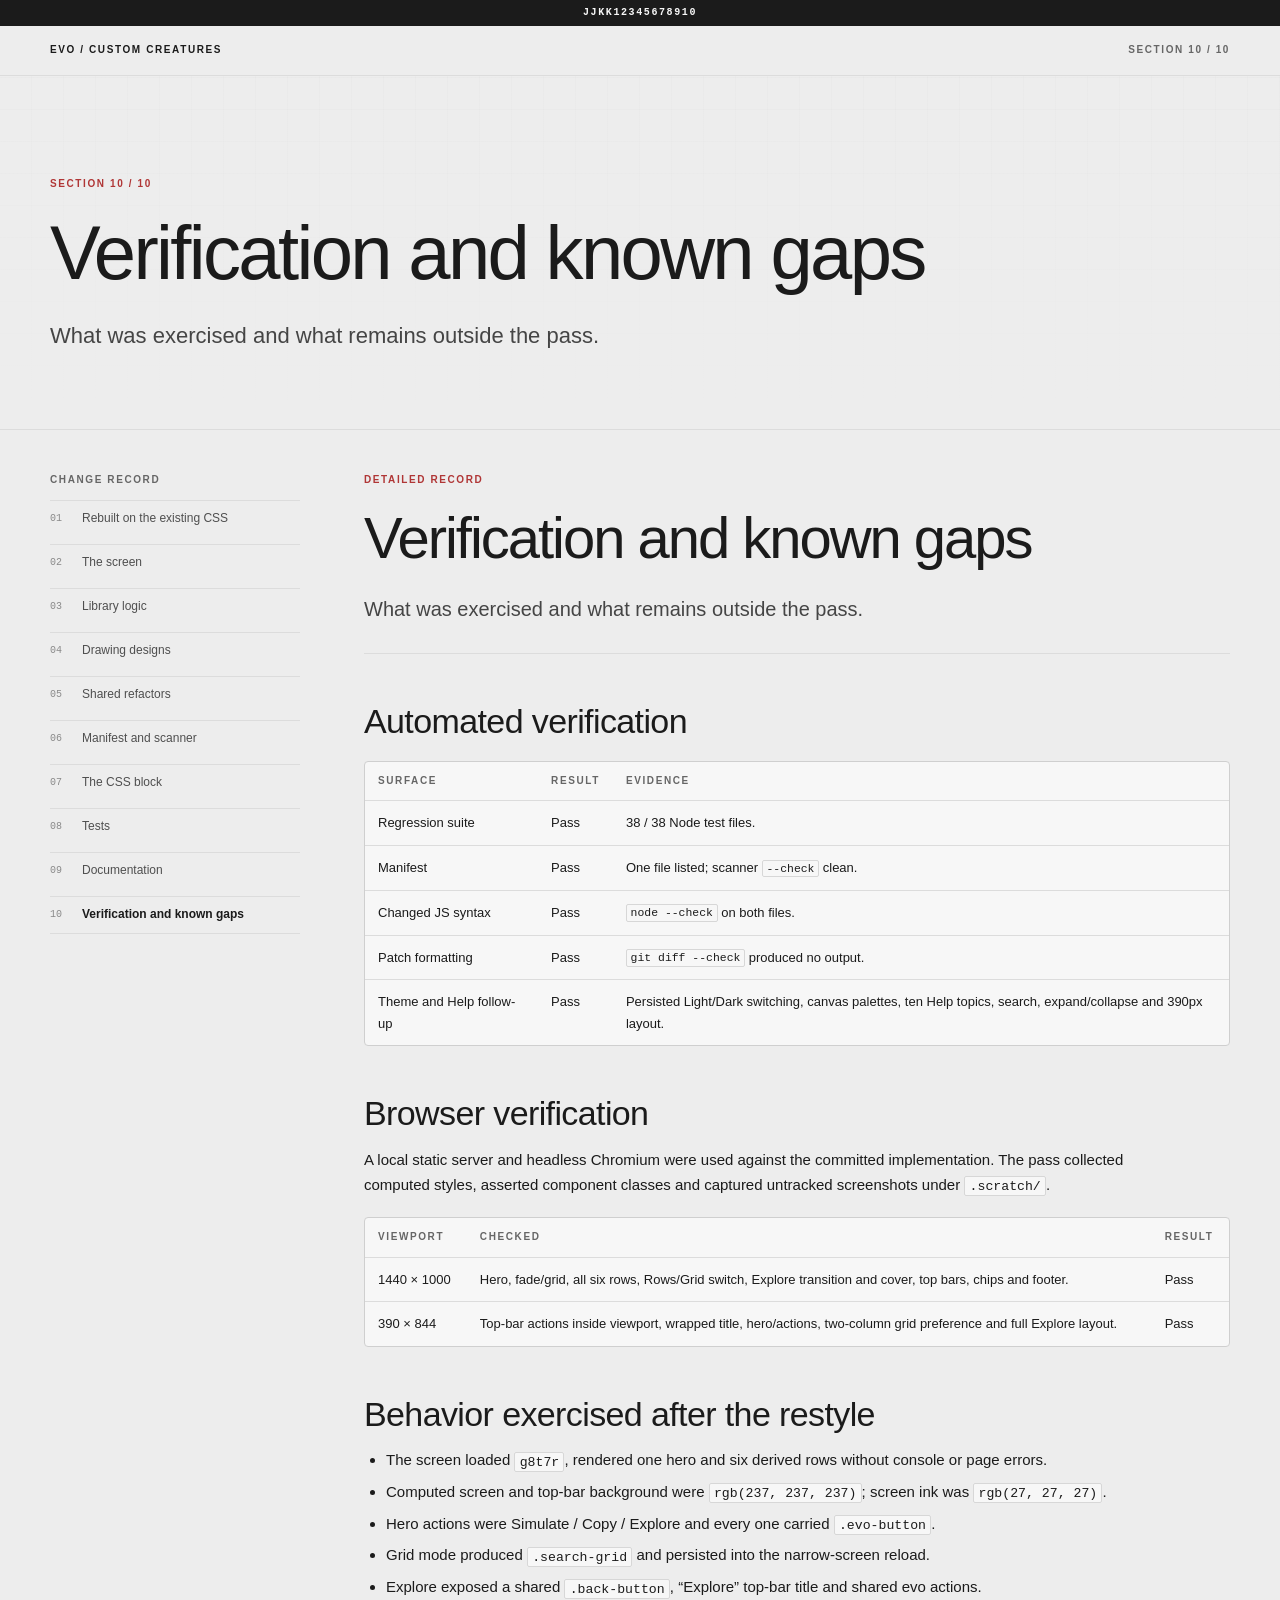
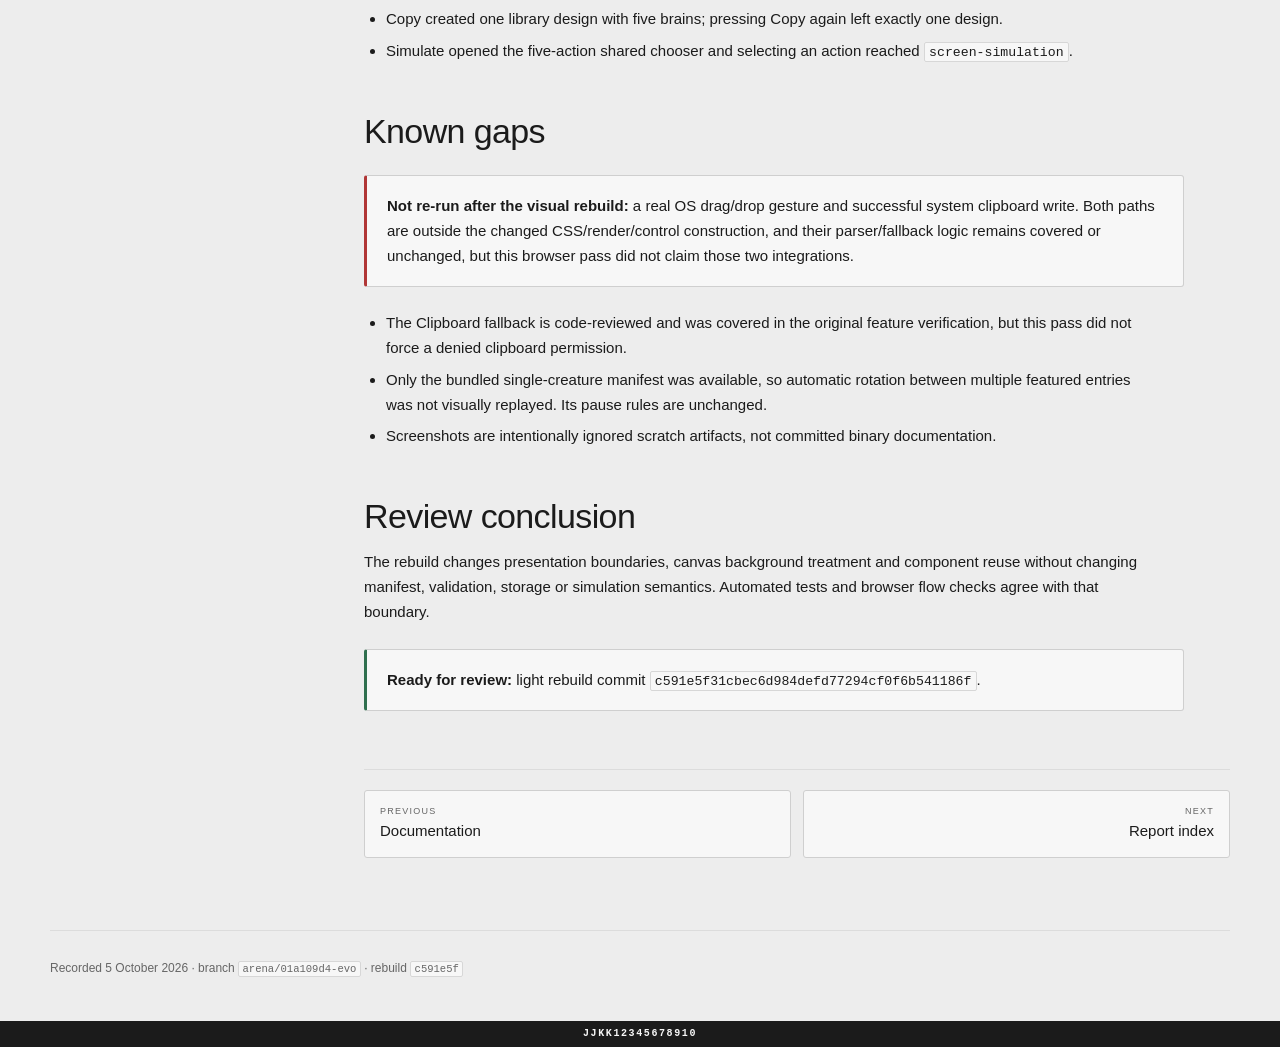
<file: docs/custom-creatures-change/10-verification-and-gaps.html>
<!DOCTYPE html>
<html lang="en">
<head>
  <meta charset="utf-8">
  <meta name="viewport" content="width=device-width, initial-scale=1">
  <meta name="theme-color" content="#ededed">
  <title>Verification and known gaps — Custom Creatures change record</title>
  <meta name="description" content="Change record for evo's light-theme Custom Creatures rebuild.">
  <link rel="stylesheet" href="report.css">
</head>
<body>
  <div class="marker" data-position="start">jjkk12345678910</div>
  <header class="report-bar">
    <a class="brand" href="index.html">EVO / Custom Creatures</a>
    <span class="report-position">Section 10 / 10</span>
  </header>

<section class="hero">
  <div class="hero-inner">
    <p class="eyebrow">Section 10 / 10</p>
    <h1>Verification and known gaps</h1>
    <p class="hero-lead">What was exercised and what remains outside the pass.</p>
  </div>
</section>
<div class="report-shell">
  <nav class="report-nav" aria-label="Report sections"><p class="kicker">Change record</p><ol><li><a href="01-rebuilt-on-existing-css.html">Rebuilt on the existing CSS</a></li><li><a href="02-custom-screen.html">The screen</a></li><li><a href="03-library-logic.html">Library logic</a></li><li><a href="04-drawing-designs.html">Drawing designs</a></li><li><a href="05-shared-refactors.html">Shared refactors</a></li><li><a href="06-manifest-and-scanner.html">Manifest and scanner</a></li><li><a href="07-css-block.html">The CSS block</a></li><li><a href="08-tests.html">Tests</a></li><li><a href="09-documentation.html">Documentation</a></li><li><a href="10-verification-and-gaps.html" aria-current="page">Verification and known gaps</a></li></ol></nav>
  <main class="report-main">
    <section class="section-heading">
      <p class="eyebrow">Detailed record</p>
      <h1>Verification and known gaps</h1>
      <p class="hero-lead">What was exercised and what remains outside the pass.</p>
    </section>

<h2>Automated verification</h2>
<div class="table-wrap"><table><thead><tr><th>Surface</th><th>Result</th><th>Evidence</th></tr></thead><tbody>
<tr><td>Regression suite</td><td>Pass</td><td>38 / 38 Node test files.</td></tr>
<tr><td>Manifest</td><td>Pass</td><td>One file listed; scanner <code>--check</code> clean.</td></tr>
<tr><td>Changed JS syntax</td><td>Pass</td><td><code>node --check</code> on both files.</td></tr>
<tr><td>Patch formatting</td><td>Pass</td><td><code>git diff --check</code> produced no output.</td></tr>
<tr><td>Theme and Help follow-up</td><td>Pass</td><td>Persisted Light/Dark switching, canvas palettes, ten Help topics, search, expand/collapse and 390px layout.</td></tr>
</tbody></table></div>

<h2>Browser verification</h2>
<p>A local static server and headless Chromium were used against the committed implementation. The pass collected computed styles, asserted component classes and captured untracked screenshots under <code>.scratch/</code>.</p>
<div class="table-wrap"><table><thead><tr><th>Viewport</th><th>Checked</th><th>Result</th></tr></thead><tbody>
<tr><td>1440 × 1000</td><td>Hero, fade/grid, all six rows, Rows/Grid switch, Explore transition and cover, top bars, chips and footer.</td><td>Pass</td></tr>
<tr><td>390 × 844</td><td>Top-bar actions inside viewport, wrapped title, hero/actions, two-column grid preference and full Explore layout.</td><td>Pass</td></tr>
</tbody></table></div>

<h2>Behavior exercised after the restyle</h2>
<ul>
  <li>The screen loaded <code>g8t7r</code>, rendered one hero and six derived rows without console or page errors.</li>
  <li>Computed screen and top-bar background were <code>rgb(237, 237, 237)</code>; screen ink was <code>rgb(27, 27, 27)</code>.</li>
  <li>Hero actions were Simulate / Copy / Explore and every one carried <code>.evo-button</code>.</li>
  <li>Grid mode produced <code>.search-grid</code> and persisted into the narrow-screen reload.</li>
  <li>Explore exposed a shared <code>.back-button</code>, “Explore” top-bar title and shared evo actions.</li>
  <li>Copy created one library design with five brains; pressing Copy again left exactly one design.</li>
  <li>Simulate opened the five-action shared chooser and selecting an action reached <code>screen-simulation</code>.</li>
</ul>

<h2>Known gaps</h2>
<div class="callout warning">
  <p><strong>Not re-run after the visual rebuild:</strong> a real OS drag/drop gesture and successful system clipboard write. Both paths are outside the changed CSS/render/control construction, and their parser/fallback logic remains covered or unchanged, but this browser pass did not claim those two integrations.</p>
</div>
<ul>
  <li>The Clipboard fallback is code-reviewed and was covered in the original feature verification, but this pass did not force a denied clipboard permission.</li>
  <li>Only the bundled single-creature manifest was available, so automatic rotation between multiple featured entries was not visually replayed. Its pause rules are unchanged.</li>
  <li>Screenshots are intentionally ignored scratch artifacts, not committed binary documentation.</li>
</ul>

<h2>Review conclusion</h2>
<p>The rebuild changes presentation boundaries, canvas background treatment and component reuse without changing manifest, validation, storage or simulation semantics. Automated tests and browser flow checks agree with that boundary.</p>
<div class="callout success"><p><strong>Ready for review:</strong> light rebuild commit <code>c591e5f31cbec6d984defd77294cf0f6b541186f</code>.</p></div>

    <nav class="page-turn" aria-label="Previous and next section">
      <a href="09-documentation.html"><small>Previous</small>Documentation</a>
      <a href="index.html"><small>Next</small>Report index</a>
    </nav>
  </main>
</div>


  <footer class="page-footer"><p>Recorded 5 October 2026 · branch <code>arena/01a109d4-evo</code> · rebuild <code>c591e5f</code></p></footer>
  <div class="marker" data-position="end">jjkk12345678910</div>
</body>
</html>
</file>
<file: css/style.css>
/*
 * Evolution (Web Edition) — css/style.css
 * A flat light/dark interface based on the original Unity game: restrained
 * surfaces, thin outlines, uppercase labels and red creature joints.
 */


:root,
:root[data-theme='light'] {
  color-scheme: light;
  --evo-bg: #ededed;
  --evo-surface: #f7f7f7;
  --evo-surface-soft: #f4f4f4;
  --evo-raised: #fff;
  --evo-ink: #1b1b1b;
  --evo-ink-soft: #4a4a4a;
  --evo-muted: #6a6a6a;
  --evo-muted-soft: #7a7a7a;
  --evo-muted-faint: #9a9a9a;
  --evo-line: #dcdcdc;
  --evo-line-strong: #cfcfcf;
  --evo-line-soft: #e0e0e0;
  --evo-track: #c4c4c4;
  --evo-scroll-thumb: #b8b8b8;
  --evo-toggle-track: #d5d5d5;
  --evo-toggle-thumb: #fff;
  --evo-primary-hover: #3c3c3c;
  --evo-selected-surface: #f0f5f8;
  --evo-selected-line: #526a78;
  --evo-danger: #b03636;
  --evo-accent: #2f7fbf;
  --evo-focus: #1b8ef2;
  --evo-on-accent: #fff;
  --evo-glass-90: rgba(247, 247, 247, 0.9);
  --evo-glass-92: rgba(247, 247, 247, 0.92);
  --evo-glass-94: rgba(247, 247, 247, 0.94);
  --evo-glass-96: rgba(247, 247, 247, 0.96);
  --evo-glass-97: rgba(247, 247, 247, 0.97);
  --evo-glass-98: rgba(247, 247, 247, 0.98);
  --evo-tooltip-bg: rgba(27, 27, 27, 0.82);
  --evo-tooltip-ink: #f2f2f2;
  --evo-modal-overlay: rgba(20, 20, 20, 0.35);
  --evo-shadow-soft: rgba(0, 0, 0, 0.12);
  --evo-shadow: rgba(0, 0, 0, 0.22);
  --evo-canvas-clear: rgba(237, 237, 237, 0);
  --evo-canvas-fade-76: rgba(237, 237, 237, 0.76);
  --evo-canvas-fade-78: rgba(237, 237, 237, 0.78);
  --evo-surface-clear: rgba(247, 247, 247, 0);
}

:root[data-theme='dark'] {
  color-scheme: dark;
  --evo-bg: #17191c;
  --evo-surface: #22252a;
  --evo-surface-soft: #1d2024;
  --evo-raised: #2b2f35;
  --evo-ink: #f1f2f3;
  --evo-ink-soft: #d0d3d7;
  --evo-muted: #b4b8bd;
  --evo-muted-soft: #969ba2;
  --evo-muted-faint: #747a83;
  --evo-line: #383d44;
  --evo-line-strong: #4a5059;
  --evo-line-soft: #30343a;
  --evo-track: #555c65;
  --evo-scroll-thumb: #626a74;
  --evo-toggle-track: #4b515a;
  --evo-toggle-thumb: #fff;
  --evo-primary-hover: #d7dae0;
  --evo-selected-surface: #25333d;
  --evo-selected-line: #779bad;
  --evo-danger: #e16a6a;
  --evo-accent: #6eb8eb;
  --evo-focus: #65b1ff;
  --evo-on-accent: #fff;
  --evo-glass-90: rgba(34, 37, 42, 0.9);
  --evo-glass-92: rgba(34, 37, 42, 0.92);
  --evo-glass-94: rgba(34, 37, 42, 0.94);
  --evo-glass-96: rgba(34, 37, 42, 0.96);
  --evo-glass-97: rgba(34, 37, 42, 0.97);
  --evo-glass-98: rgba(34, 37, 42, 0.98);
  --evo-tooltip-bg: rgba(7, 9, 12, 0.92);
  --evo-tooltip-ink: #f1f2f3;
  --evo-modal-overlay: rgba(0, 0, 0, 0.62);
  --evo-shadow-soft: rgba(0, 0, 0, 0.28);
  --evo-shadow: rgba(0, 0, 0, 0.48);
  --evo-canvas-clear: rgba(23, 25, 28, 0);
  --evo-canvas-fade-76: rgba(23, 25, 28, 0.76);
  --evo-canvas-fade-78: rgba(23, 25, 28, 0.78);
  --evo-surface-clear: rgba(34, 37, 42, 0);
}

/* ================================================================== *
 * Reset / base
 * ================================================================== */
* {
  box-sizing: border-box;
  -webkit-tap-highlight-color: transparent;
  -webkit-touch-callout: none;
  -webkit-user-select: none;
  user-select: none;
}

html,
body {
  margin: 0;
  padding: 0;
  height: 100%;
  overflow: hidden;
  overscroll-behavior: none;
  background: var(--evo-bg);
  color: var(--evo-ink);
  font-family: 'Helvetica Neue', Helvetica, Arial, sans-serif;
  font-size: 14px;
  -webkit-font-smoothing: antialiased;
}

button {
  font-family: inherit;
  font-size: inherit;
  color: inherit;
  cursor: pointer;
}

button,
input,
select,
textarea,
a,
[role='button'] {
  touch-action: manipulation;
}

input,
textarea {
  -webkit-user-select: text;
  user-select: text;
}

input[type='range'] {
  -webkit-appearance: none;
  appearance: none;
  background: transparent;
  height: 18px;
  cursor: pointer;
}

input[type='range']::-webkit-slider-runnable-track {
  height: 2px;
  background: var(--evo-track);
}

input[type='range']::-webkit-slider-thumb {
  -webkit-appearance: none;
  appearance: none;
  width: 12px;
  height: 12px;
  margin-top: -5px;
  border-radius: 50%;
  background: var(--evo-ink);
}

input[type='range']::-moz-range-track {
  height: 2px;
  background: var(--evo-track);
}

input[type='range']::-moz-range-thumb {
  width: 12px;
  height: 12px;
  border: none;
  border-radius: 50%;
  background: var(--evo-ink);
}

.hidden {
  display: none !important;
}

.startup-notice {
  position: fixed;
  z-index: 30;
  inset: 0;
  display: flex;
  flex-direction: column;
  align-items: center;
  justify-content: center;
  gap: 10px;
  padding: 28px;
  background: var(--evo-bg);
  color: var(--evo-ink);
  text-align: center;
}

.startup-notice h1 {
  margin: 0;
  font-size: 24px;
  letter-spacing: 0.2em;
}

.startup-notice p {
  max-width: 470px;
  margin: 0;
  line-height: 1.5;
}

.startup-notice .startup-note {
  color: var(--evo-muted);
  font-size: 12px;
}

#screens {
  position: relative;
  width: 100%;
  height: 100%;
  height: 100dvh;
}

.screen {
  position: absolute;
  inset: 0;
  overflow: hidden;
  overscroll-behavior: none;
  padding: env(safe-area-inset-top, 0px) env(safe-area-inset-right, 0px)
    env(safe-area-inset-bottom, 0px) env(safe-area-inset-left, 0px);
}

.screen.visible {
  animation: fade-in 0.18s ease-out;
}

@keyframes fade-in {
  from {
    opacity: 0;
  }
  to {
    opacity: 1;
  }
}

/* ================================================================== *
 * Buttons
 * ================================================================== */
.evo-button,
.back-button,
.hud-button {
  background: var(--evo-surface);
  border: 1px solid var(--evo-ink);
  border-radius: 3px;
  padding: 6px 12px;
  letter-spacing: 0.06em;
  text-transform: uppercase;
  font-size: 11px;
  transition: background 0.12s ease, color 0.12s ease;
}

@media (hover: hover) {
  .evo-button:hover,
  .back-button:hover,
  .hud-button:hover {
    background: var(--evo-ink);
    color: var(--evo-surface);
  }
}

.evo-button.primary,
.hud-button.primary {
  background: var(--evo-ink);
  color: var(--evo-surface);
  border-color: var(--evo-ink);
}

@media (hover: hover) {
  .evo-button.primary:hover {
    background: var(--evo-primary-hover);
  }
}

.evo-button.danger,
.hud-button.danger {
  border-color: var(--evo-danger);
  color: var(--evo-danger);
}

@media (hover: hover) {
  .evo-button.danger:hover {
    background: var(--evo-danger);
    color: var(--evo-on-accent);
  }
}

.evo-button.accent {
  border-color: var(--evo-accent);
  color: var(--evo-accent);
}

@media (hover: hover) {
  .evo-button.accent:hover {
    background: var(--evo-accent);
    color: var(--evo-on-accent);
  }
}

.evo-button.shock-button {
  border-color: #c99700;
  color: #9a7400;
}

@media (hover: hover) {
  .evo-button.shock-button:hover {
    background: #f5c518;
    border-color: #f5c518;
    color: var(--evo-ink);
  }
}

.evo-button.shock-button:active {
  background: #f5c518;
  border-color: #f5c518;
  color: var(--evo-ink);
}

.evo-button.small,
.hud-button {
  padding: 5px 9px;
  font-size: 10px;
}

.hud-button.disabled,
.hud-button:disabled,
.evo-button:disabled {
  opacity: 0.4;
  pointer-events: none;
}

.button-row {
  display: flex;
  flex-wrap: wrap;
  gap: 6px;
}

.button-row.compact {
  gap: 4px;
}

.button-row.compact .evo-button {
  padding: 5px 9px;
  font-size: 10px;
}

/* ================================================================== *
 * Top bar
 * ================================================================== */
.top-bar {
  position: relative;
  z-index: 5;
  display: flex;
  align-items: center;
  gap: 12px;
  padding: 10px 14px;
  background: var(--evo-bg);
  border-bottom: 1px solid var(--evo-line);
}

.back-button {
  display: flex;
  align-items: center;
  gap: 6px;
}

.back-arrow {
  font-size: 14px;
  line-height: 1;
}

.top-bar-title {
  flex: 1;
  text-align: center;
  text-transform: uppercase;
  letter-spacing: 0.22em;
  font-size: 12px;
}

.top-bar-right {
  min-width: 90px;
  display: flex;
  justify-content: flex-end;
}

.editor-top-bar .editor-name {
  margin: 0;
}

.editor-top-bar .editor-name .text-input {
  width: 180px;
}

/* ================================================================== *
 * Home screen
 * ================================================================== */
.screen-home {
  display: flex;
  flex-direction: column;
  align-items: center;
  overflow-y: auto;
  padding: 40px 20px 20px;
}

.home-header {
  text-align: center;
  margin-bottom: 26px;
}

.home-title {
  margin: 0;
  font-size: 40px;
  letter-spacing: 0.34em;
  font-weight: 300;
}

.home-subtitle {
  margin: 8px 0 0;
  font-size: 12px;
  color: var(--evo-muted);
  letter-spacing: 0.08em;
}

.home-content {
  width: 100%;
  max-width: 560px;
}

.home-actions {
  display: grid;
  grid-template-columns: 1fr 1fr;
  gap: 10px;
}

.home-button {
  display: flex;
  flex-direction: column;
  align-items: flex-start;
  gap: 5px;
  padding: 16px;
  background: var(--evo-surface);
  border: 1px solid var(--evo-line-strong);
  border-radius: 4px;
  text-align: left;
  transition: border-color 0.12s ease, transform 0.12s ease;
}

@media (hover: hover) {
  .home-button:hover {
    border-color: var(--evo-ink);
    transform: translateY(-1px);
  }
}

.home-button-title {
  text-transform: uppercase;
  letter-spacing: 0.12em;
  font-size: 13px;
}

.home-button-sub {
  font-size: 11px;
  color: var(--evo-muted-soft);
  line-height: 1.4;
}

.home-info {
  margin-top: 18px;
  padding: 12px 14px;
  border: 1px solid var(--evo-line);
  border-radius: 4px;
  background: var(--evo-surface-soft);
}

.home-info-title {
  text-transform: uppercase;
  letter-spacing: 0.16em;
  font-size: 10px;
  color: var(--evo-muted-soft);
}

.home-info-sub {
  margin-top: 4px;
  font-size: 12px;
}

.home-footer {
  margin-top: 26px;
  max-width: 560px;
  text-align: center;
}

.footer-note {
  font-size: 10px;
  color: var(--evo-muted-faint);
  line-height: 1.6;
}

/* ================================================================== *
 * Ecosystem setup and shared-world simulation
 * ================================================================== */
.screen-ecosystem {
  display: flex;
  flex-direction: column;
}

.ecosystem-top-bar {
  flex: 0 0 auto;
}

.ecosystem-setup-content {
  flex: 1 1 auto;
  min-height: 0;
  width: min(100%, 980px);
  margin: 0 auto;
  padding: 24px 20px 32px;
  overflow-y: auto;
  -webkit-overflow-scrolling: touch;
}

.ecosystem-heading {
  margin: 2px 0 6px;
  font-size: clamp(22px, 4vw, 30px);
  font-weight: 400;
  letter-spacing: 0.1em;
  text-transform: uppercase;
}

.ecosystem-intro {
  max-width: 720px;
  margin: 0 0 20px;
  color: var(--evo-muted);
  font-size: 13px;
  line-height: 1.5;
}

.ecosystem-setup-controls {
  display: grid;
  grid-template-columns: repeat(2, minmax(0, 1fr));
  align-items: end;
  gap: 14px 20px;
  padding: 14px;
  background: var(--evo-surface);
  border: 1px solid var(--evo-line-soft);
  border-radius: 4px;
}

.ecosystem-field {
  display: flex;
  flex-direction: column;
  gap: 5px;
}

.ecosystem-objective {
  width: 100%;
  min-height: 36px;
  padding: 6px 8px;
  background: var(--evo-raised);
  border: 1px solid var(--evo-line-strong);
  border-radius: 3px;
  font: inherit;
}

.ecosystem-setup-controls .widget-slider {
  min-width: 0;
}

.ecosystem-selection-heading {
  display: flex;
  align-items: baseline;
  justify-content: space-between;
  gap: 12px;
  margin: 22px 0 9px;
}

.ecosystem-selection-heading h2 {
  margin: 0;
  font-size: 14px;
  font-weight: 500;
  letter-spacing: 0.08em;
  text-transform: uppercase;
}

.ecosystem-selection-count {
  color: var(--evo-muted);
  font-size: 11px;
  white-space: nowrap;
}

.ecosystem-creature-grid {
  display: grid;
  grid-template-columns: repeat(auto-fill, minmax(220px, 1fr));
  gap: 8px;
}

.ecosystem-creature-card {
  display: flex;
  align-items: flex-start;
  gap: 10px;
  min-height: 68px;
  padding: 12px;
  background: var(--evo-surface);
  border: 1px solid var(--evo-line);
  border-radius: 4px;
  cursor: pointer;
  transition: background 0.12s ease, border-color 0.12s ease;
}

.ecosystem-creature-card.selected {
  background: var(--evo-selected-surface);
  border-color: var(--evo-selected-line);
}

.ecosystem-checkbox {
  flex: 0 0 auto;
  width: 18px;
  height: 18px;
  margin: 1px 0 0;
  accent-color: var(--evo-ink);
}

.ecosystem-card-content {
  display: flex;
  flex-direction: column;
  gap: 5px;
  min-width: 0;
}

.ecosystem-card-name {
  overflow-wrap: anywhere;
  font-size: 12px;
  letter-spacing: 0.07em;
  text-transform: uppercase;
}

.ecosystem-card-subtitle {
  color: var(--evo-muted-soft);
  font-size: 10px;
  line-height: 1.35;
}

.ecosystem-selection-note {
  min-height: 18px;
  margin: 12px 0;
  color: var(--evo-muted-soft);
  font-size: 11px;
  line-height: 1.45;
}

.ecosystem-start-button {
  min-height: 42px;
  padding: 10px 18px;
}

.ecosystem-start-button:disabled {
  opacity: 0.45;
  cursor: not-allowed;
}

.ecosystem-canvas-container {
  position: absolute;
  inset: 0;
  overflow: hidden;
}

.ecosystem-canvas {
  display: block;
  width: 100%;
  height: 100%;
  touch-action: none;
}

.ecosystem-run-info,
.ecosystem-run-actions,
.ecosystem-run-status {
  position: absolute;
  z-index: 4;
  background: var(--evo-glass-92);
  border: 1px solid var(--evo-line);
  border-radius: 4px;
}

.ecosystem-run-info {
  top: 14px;
  left: 14px;
  display: flex;
  flex-direction: column;
  gap: 5px;
  width: min(290px, 40vw);
  padding: 10px 12px;
  pointer-events: none;
}

.ecosystem-run-title {
  font-size: 15px;
  letter-spacing: 0.15em;
}

.ecosystem-run-objective {
  color: var(--evo-muted);
  font-size: 9px;
  letter-spacing: 0.18em;
  text-transform: uppercase;
}

.ecosystem-run-residents {
  overflow: hidden;
  color: var(--evo-ink-soft);
  font-size: 10px;
  line-height: 1.4;
  text-overflow: ellipsis;
}

.ecosystem-run-actions {
  top: 14px;
  right: 14px;
  display: flex;
  flex-wrap: wrap;
  justify-content: flex-end;
  gap: 5px;
  padding: 6px;
}

.ecosystem-run-actions .evo-button {
  white-space: nowrap;
}

.ecosystem-run-status {
  bottom: 14px;
  left: 50%;
  display: flex;
  align-items: center;
  gap: 9px;
  transform: translateX(-50%);
  padding: 7px 10px;
  white-space: nowrap;
}

.ecosystem-elapsed,
.ecosystem-status-label,
.ecosystem-speed-caption,
.ecosystem-speed-value {
  font-size: 10px;
  letter-spacing: 0.06em;
}

.ecosystem-status-label,
.ecosystem-speed-caption {
  color: var(--evo-muted-soft);
  text-transform: uppercase;
}

.ecosystem-speed {
  width: 110px;
  margin: 0;
}

.ecosystem-speed-value {
  min-width: 36px;
  text-align: right;
}

/* ================================================================== *
 * Lists / panels / settings
 * ================================================================== */
.list-content {
  height: calc(100% - 45px);
  overflow-y: auto;
  padding: 18px;
  max-width: 900px;
  margin: 0 auto;
}

.list-content.settings-content {
  max-width: 780px;
}

.list-section-title {
  margin: 16px 0 8px;
  text-transform: uppercase;
  letter-spacing: 0.18em;
  font-size: 10px;
  color: var(--evo-muted-soft);
}

.list-row {
  display: flex;
  align-items: center;
  gap: 12px;
  padding: 10px 12px;
  background: var(--evo-surface);
  border: 1px solid var(--evo-line-soft);
  border-radius: 4px;
  margin-bottom: 6px;
}

.list-row.compact-row {
  padding: 8px;
}

.list-row-main {
  flex: 1;
  display: flex;
  flex-direction: column;
  gap: 2px;
}

.list-row-title {
  font-size: 13px;
}

.list-row-sub {
  font-size: 11px;
  color: var(--evo-muted-soft);
}

.empty-note {
  font-size: 12px;
  color: var(--evo-muted-soft);
  padding: 10px 2px;
}

.panel {
  background: var(--evo-surface);
  border: 1px solid var(--evo-line);
  border-radius: 4px;
  margin-bottom: 12px;
}

.panel-header {
  padding: 10px 12px;
  border-bottom: 1px solid var(--evo-line-soft);
}

.panel-title {
  text-transform: uppercase;
  letter-spacing: 0.16em;
  font-size: 10px;
  color: var(--evo-muted);
}

.panel-body {
  padding: 10px 12px;
}

.panel-note {
  margin: 6px 0 0;
  font-size: 11px;
  color: var(--evo-muted-soft);
  line-height: 1.55;
}

.settings-panels .panel {
  margin-bottom: 0;
}

.settings-panels {
  display: grid;
  grid-template-columns: 1fr;
  gap: 12px;
}

.design-stats {
  font-size: 11px;
  color: var(--evo-muted);
  letter-spacing: 0.04em;
}

/* --- widgets --- */
.widget {
  margin-bottom: 12px;
}

.widget:last-child {
  margin-bottom: 0;
}

.widget-header {
  display: flex;
  justify-content: space-between;
  align-items: baseline;
  margin-bottom: 4px;
}

.widget-label {
  text-transform: uppercase;
  letter-spacing: 0.1em;
  font-size: 10px;
  color: var(--evo-muted);
}

.widget-value {
  font-size: 11px;
  color: var(--evo-ink);
}

.widget .slider {
  width: 100%;
}

.widget-toggle .toggle {
  display: flex;
  align-items: center;
  gap: 8px;
  cursor: pointer;
}

.widget-toggle input {
  display: none;
}

.toggle-track {
  position: relative;
  width: 34px;
  height: 16px;
  border-radius: 8px;
  background: var(--evo-toggle-track);
  transition: background 0.15s ease;
}

.toggle-track::after {
  content: '';
  position: absolute;
  top: 2px;
  left: 2px;
  width: 12px;
  height: 12px;
  border-radius: 50%;
  background: var(--evo-toggle-thumb);
  transition: transform 0.15s ease;
}

.widget-toggle input:checked + .toggle-track {
  background: var(--evo-ink);
}

.widget-toggle input:checked + .toggle-track::after {
  transform: translateX(18px);
}

.toggle-label {
  font-size: 12px;
}

.widget-stepper {
  display: flex;
  align-items: center;
  justify-content: space-between;
}

.stepper-controls {
  display: flex;
  align-items: center;
  gap: 8px;
}

.stepper-button {
  width: 22px;
  height: 22px;
  border: 1px solid var(--evo-ink);
  background: transparent;
  border-radius: 3px;
  line-height: 1;
}

@media (hover: hover) {
  .stepper-button:hover {
    background: var(--evo-ink);
    color: var(--evo-raised);
  }
}

.stepper-value {
  min-width: 46px;
  text-align: center;
  font-size: 12px;
}

.widget-input .text-input,
.import-textarea,
.widget-dropdown .dropdown {
  width: 100%;
  margin-top: 4px;
  padding: 6px 8px;
  background: var(--evo-raised);
  border: 1px solid var(--evo-line-strong);
  border-radius: 3px;
  font-family: inherit;
  font-size: 12px;
}

.import-textarea {
  height: 160px;
  resize: vertical;
  font-family: 'SF Mono', Menlo, Consolas, monospace;
}

.layer-container {
  padding-left: 6px;
  border-left: 1px solid var(--evo-line-soft);
}

/* ================================================================== *
 * Editor
 * ================================================================== */
.screen-editor .canvas-container,
.simulation-canvas-container,
.gallery-canvas-container {
  position: absolute;
  inset: 0;
  overflow: hidden;
}

.screen-editor .canvas-container {
  top: 46px;
}

.editor-canvas,
.simulation-canvas,
.gallery-canvas {
  display: block;
  width: 100%;
  height: 100%;
  touch-action: none;
}

.toolbar {
  position: absolute;
  z-index: 4;
  left: 14px;
  top: 60px;
  display: flex;
  flex-direction: column;
  gap: 6px;
}

.tool-button {
  display: flex;
  align-items: center;
  gap: 8px;
  width: 108px;
  padding: 8px 10px;
  background: var(--evo-glass-94);
  border: 1px solid var(--evo-line-strong);
  border-radius: 4px;
  text-align: left;
}

@media (hover: hover) {
  .tool-button:hover {
    border-color: var(--evo-ink);
  }
}

.tool-button.active {
  background: var(--evo-ink);
  color: var(--evo-surface);
  border-color: var(--evo-ink);
}

.tool-icon {
  font-size: 14px;
  width: 16px;
  text-align: center;
}

.tool-label {
  text-transform: uppercase;
  letter-spacing: 0.1em;
  font-size: 10px;
}

.decoration-picker {
  position: absolute;
  z-index: 6;
  left: 132px;
  top: 60px;
  width: 220px;
  max-height: 60%;
  overflow-y: auto;
  background: var(--evo-glass-97);
  border: 1px solid var(--evo-line-strong);
  border-radius: 4px;
  padding: 8px;
}

.decoration-picker-body {
  display: grid;
  grid-template-columns: 1fr;
  gap: 3px;
}

.decoration-option {
  padding: 5px 8px;
  background: transparent;
  border: 1px solid transparent;
  border-radius: 3px;
  text-align: left;
  font-size: 11px;
}

@media (hover: hover) {
  .decoration-option:hover {
    border-color: var(--evo-line-strong);
  }
}

.decoration-option.active {
  background: var(--evo-ink);
  color: var(--evo-surface);
}

.side-panel.editor-settings {
  position: absolute;
  z-index: 4;
  right: 14px;
  top: 60px;
  width: 250px;
  max-height: calc(100% - 120px);
  overflow-y: auto;
  background: var(--evo-glass-96);
  border: 1px solid var(--evo-line);
  border-radius: 4px;
  padding: 12px;
}

.editor-hint {
  position: absolute;
  z-index: 3;
  left: 50%;
  transform: translateX(-50%);
  bottom: 14px;
  max-width: 60%;
  padding: 8px 12px;
  background: var(--evo-tooltip-bg);
  color: var(--evo-tooltip-ink);
  border-radius: 4px;
  font-size: 11px;
  line-height: 1.45;
  text-align: center;
  pointer-events: none;
}

/* ================================================================== *
 * Simulation HUD
 * ================================================================== */
.screen-simulation,
.screen-gallery {
  display: flex;
  flex-direction: column;
}

.hud {
  position: absolute;
  z-index: 4;
  pointer-events: none;
}

.hud > * {
  pointer-events: auto;
}

.hud-top-left {
  left: 16px;
  top: 14px;
  display: flex;
  flex-direction: column;
  gap: 6px;
  min-width: 210px;
  padding: 12px 14px;
  background: var(--evo-glass-90);
  border: 1px solid var(--evo-line);
  border-radius: 4px;
}

.hud-generation {
  font-size: 17px;
  letter-spacing: 0.16em;
  text-transform: uppercase;
}

.hud-task {
  font-size: 10px;
  letter-spacing: 0.2em;
  text-transform: uppercase;
  color: var(--evo-muted);
}

.hud-fitness {
  font-size: 13px;
  letter-spacing: 0.08em;
}

.hud-phase {
  display: flex;
  justify-content: space-between;
  font-size: 10px;
  letter-spacing: 0.12em;
  color: var(--evo-muted);
  text-transform: uppercase;
}

.hud-row {
  display: flex;
  align-items: center;
  gap: 8px;
}

.hud-row-label {
  width: 64px;
  font-size: 9px;
  letter-spacing: 0.16em;
  color: var(--evo-muted);
}

.hud-row-value {
  min-width: 42px;
  font-size: 10px;
  text-align: right;
}

.hud-slider {
  flex: 1;
  min-width: 80px;
}

.hud-slider-small {
  width: 90px;
  flex: none;
}

.hud-toggle {
  padding: 3px 10px;
  background: transparent;
  border: 1px solid var(--evo-ink);
  border-radius: 3px;
  font-size: 9px;
  letter-spacing: 0.14em;
}

.hud-toggle.active {
  background: var(--evo-ink);
  color: var(--evo-surface);
}

.hud-top-right {
  right: 16px;
  top: 14px;
  display: flex;
  flex-direction: column;
  gap: 8px;
  align-items: flex-end;
}

.hud-top-controls {
  display: flex;
  align-items: center;
  justify-content: flex-end;
  flex-wrap: wrap;
  gap: 6px;
}

.simulation-pause-button {
  white-space: nowrap;
}

.flight-debug-toggle.active {
  background: var(--evo-ink);
  color: var(--evo-surface);
}

.thumbnail-frame {
  position: relative;
  padding: 6px;
  background: #2c2c2c;
  border-radius: 6px;
  box-shadow: 0 3px 10px rgba(0, 0, 0, 0.25);
}

.thumbnail-canvas {
  display: block;
  border-radius: 3px;
}

.thumbnail-caption {
  margin-top: 5px;
  color: #d8d8d8;
  font-size: 9px;
  letter-spacing: 0.16em;
  text-align: center;
}

.flight-debug {
  width: min(340px, 42vw);
  max-height: 190px;
  overflow: auto;
  margin: 0;
  padding: 8px 10px;
  border-left: 2px solid #138b91;
  border-radius: 3px;
  background: rgba(27, 37, 38, 0.9);
  color: #edf6f6;
  font: 10px/1.5 ui-monospace, SFMono-Regular, Menlo, Consolas, monospace;
  white-space: pre-wrap;
}

.hud-bottom-left {
  left: 16px;
  bottom: 16px;
  width: 230px;
  padding: 10px 12px;
  background: var(--evo-glass-90);
  border: 1px solid var(--evo-line);
  border-radius: 4px;
}

.hud-stats-title {
  font-size: 9px;
  letter-spacing: 0.16em;
  color: var(--evo-muted);
  margin-bottom: 6px;
}

.hud-stats-row {
  display: flex;
  align-items: center;
  gap: 6px;
  margin-bottom: 3px;
}

.hud-stats-gen {
  width: 46px;
  font-size: 9px;
  letter-spacing: 0.06em;
  color: var(--evo-muted);
}

.hud-stats-bar {
  flex: 1;
  height: 5px;
  background: var(--evo-line);
  border-radius: 2px;
  overflow: hidden;
}

.hud-stats-bar-fill {
  height: 100%;
  background: var(--evo-danger);
}

.hud-stats-value {
  width: 48px;
  text-align: right;
  font-size: 9px;
}

.hud-bottom {
  left: 50%;
  bottom: 16px;
  transform: translateX(-50%);
  display: flex;
  align-items: center;
  gap: 10px;
  padding: 8px 12px;
  background: var(--evo-glass-94);
  border: 1px solid var(--evo-line);
  border-radius: 4px;
}

.play-button {
  width: 34px;
  text-align: center;
}

.seek-slider {
  width: 240px;
}

.hud-recording-label {
  font-size: 10px;
  color: var(--evo-muted);
  letter-spacing: 0.08em;
  min-width: 96px;
}

.hud-speed {
  right: 16px;
  bottom: 16px;
  display: flex;
  align-items: center;
  gap: 8px;
  padding: 8px 12px;
  background: var(--evo-glass-90);
  border: 1px solid var(--evo-line);
  border-radius: 4px;
}

.settings-drawer {
  position: absolute;
  z-index: 7;
  right: 16px;
  top: 150px;
  width: 290px;
  max-height: 65%;
  overflow-y: auto;
  padding: 12px;
  background: var(--evo-glass-98);
  border: 1px solid var(--evo-line);
  border-radius: 4px;
  box-shadow: 0 6px 18px var(--evo-shadow-soft);
}

.drawer-title {
  text-transform: uppercase;
  letter-spacing: 0.16em;
  font-size: 10px;
  color: var(--evo-muted);
  margin-bottom: 10px;
}

/* ================================================================== *
 * Gallery
 * ================================================================== */
.gallery-content {
  flex: 1;
  display: flex;
  min-height: 0;
}

.gallery-list {
  width: 260px;
  padding: 12px;
  border-right: 1px solid var(--evo-line);
  overflow-y: auto;
  background: var(--evo-surface-soft);
}

.gallery-entry {
  display: flex;
  flex-direction: column;
  gap: 3px;
  width: 100%;
  padding: 9px 10px;
  margin-bottom: 5px;
  background: var(--evo-surface);
  border: 1px solid var(--evo-line-soft);
  border-radius: 4px;
  text-align: left;
}

@media (hover: hover) {
  .gallery-entry:hover {
    border-color: var(--evo-ink);
  }
}

.gallery-entry.active {
  border-color: var(--evo-ink);
  background: var(--evo-raised);
}

.gallery-entry-title {
  font-size: 12px;
  text-transform: uppercase;
  letter-spacing: 0.1em;
}

.gallery-entry-sub {
  font-size: 10px;
  color: var(--evo-muted-soft);
}

.gallery-player {
  flex: 1;
  display: flex;
  flex-direction: column;
  min-width: 0;
}

.gallery-canvas-container {
  position: relative;
  flex: 1;
  min-height: 0;
}

.gallery-controls {
  display: flex;
  align-items: center;
  gap: 10px;
  padding: 10px 14px;
  border-top: 1px solid var(--evo-line);
  background: var(--evo-bg);
}

.gallery-info {
  font-size: 10px;
  color: var(--evo-muted);
  letter-spacing: 0.06em;
}

.gallery-player .button-row {
  padding: 0 14px 12px;
}

/* ================================================================== *
 * Modals
 * ================================================================== */
.modal-overlay {
  position: fixed;
  inset: 0;
  z-index: 40;
  background: var(--evo-modal-overlay);
  display: flex;
  align-items: center;
  justify-content: center;
  padding: calc(20px + env(safe-area-inset-top, 0px))
    calc(20px + env(safe-area-inset-right, 0px))
    calc(20px + env(safe-area-inset-bottom, 0px))
    calc(20px + env(safe-area-inset-left, 0px));
}

.modal {
  width: 100%;
  max-width: 440px;
  max-height: 86%;
  overflow-y: auto;
  background: var(--evo-surface);
  border: 1px solid var(--evo-line-strong);
  border-radius: 6px;
  box-shadow: 0 10px 30px var(--evo-shadow);
  animation: fade-in 0.15s ease-out;
}

.modal-title {
  padding: 14px 16px 0;
  font-size: 15px;
  letter-spacing: 0.06em;
}

.modal-body {
  padding: 10px 16px 4px;
}

.modal-message {
  margin: 0;
  font-size: 12px;
  line-height: 1.6;
  color: var(--evo-ink-soft);
}

.modal-actions {
  display: flex;
  flex-wrap: wrap;
  justify-content: flex-end;
  gap: 8px;
  padding: 14px 16px;
}

.menu-content {
  display: flex;
  flex-direction: column;
  gap: 8px;
}

.sample-list {
  display: flex;
  flex-direction: column;
  gap: 6px;
}

.sample-option {
  display: flex;
  flex-direction: column;
  gap: 2px;
  padding: 9px 10px;
  background: var(--evo-raised);
  border: 1px solid var(--evo-line-soft);
  border-radius: 4px;
  text-align: left;
}

@media (hover: hover) {
  .sample-option:hover {
    border-color: var(--evo-ink);
  }
}

.sample-name {
  font-size: 12px;
  letter-spacing: 0.08em;
}

.sample-details {
  font-size: 10px;
  color: var(--evo-muted-soft);
}

.sample-section-title {
  margin-top: 8px;
  font-size: 10px;
  letter-spacing: 0.16em;
  text-transform: uppercase;
  color: var(--evo-muted-soft);
}

/* ================================================================== *
 * Help
 * ================================================================== */
.list-content.help-content {
  max-width: 920px;
  padding: 24px 20px 48px;
}

.help-intro {
  padding: clamp(22px, 5vw, 42px);
  border: 1px solid var(--evo-line);
  border-radius: 4px;
  background: var(--evo-surface-soft);
}

.help-eyebrow,
.help-search-label {
  color: var(--evo-muted);
  font-size: 10px;
  font-weight: 600;
  letter-spacing: 0.16em;
  text-transform: uppercase;
}

.help-heading {
  max-width: 680px;
  margin: 7px 0 10px;
  font-size: clamp(28px, 5vw, 44px);
  font-weight: 400;
  letter-spacing: -0.025em;
  line-height: 1.08;
}

.help-lead {
  max-width: 650px;
  margin: 0;
  color: var(--evo-ink-soft);
  font-size: 13px;
  line-height: 1.6;
}

.help-quick-actions {
  display: flex;
  flex-wrap: wrap;
  gap: 7px;
  margin-top: 20px;
}

.help-tools {
  display: grid;
  grid-template-columns: minmax(0, 1fr) auto;
  align-items: end;
  gap: 10px 14px;
  margin: 14px 0;
  padding: 14px;
  border: 1px solid var(--evo-line);
  border-radius: 4px;
  background: var(--evo-surface);
}

.help-search {
  display: flex;
  flex-direction: column;
  gap: 6px;
  min-width: 0;
}

.help-search-input {
  width: 100%;
  min-height: 38px;
  padding: 8px 10px;
  border: 1px solid var(--evo-line-strong);
  border-radius: 3px;
  outline: none;
  background: var(--evo-raised);
  color: var(--evo-ink);
  font: inherit;
  font-size: 12px;
  -webkit-user-select: text;
  user-select: text;
}

.help-search-input::placeholder {
  color: var(--evo-muted-soft);
}

.help-search-input:focus {
  border-color: var(--evo-focus);
  box-shadow: 0 0 0 2px color-mix(in srgb, var(--evo-focus) 22%, transparent);
}

.help-tool-actions {
  display: flex;
  flex-wrap: wrap;
  justify-content: flex-end;
  gap: 5px;
}

.help-tool-actions button[hidden] {
  display: none;
}

.help-result-status {
  grid-column: 1 / -1;
  min-height: 14px;
  color: var(--evo-muted-soft);
  font-size: 10px;
  letter-spacing: 0.08em;
  text-transform: uppercase;
}

.help-topics {
  display: flex;
  flex-direction: column;
  gap: 7px;
}

.help-topic {
  border: 1px solid var(--evo-line);
  border-radius: 4px;
  background: var(--evo-surface);
}

.help-topic[hidden] {
  display: none;
}

.help-topic-summary {
  display: grid;
  grid-template-columns: 28px minmax(0, 1fr) 26px;
  align-items: center;
  gap: 10px;
  min-height: 68px;
  padding: 12px 14px;
  cursor: pointer;
  list-style: none;
}

.help-topic-summary::-webkit-details-marker {
  display: none;
}

.help-topic-summary:focus-visible {
  outline: 2px solid var(--evo-focus);
  outline-offset: -3px;
}

@media (hover: hover) {
  .help-topic-summary:hover {
    background: var(--evo-surface-soft);
  }
}

.help-topic-number {
  align-self: start;
  padding-top: 3px;
  color: var(--evo-muted-soft);
  font: 10px/1.4 'SF Mono', Menlo, Consolas, monospace;
}

.help-topic-summary-copy {
  display: flex;
  flex-direction: column;
  gap: 3px;
  min-width: 0;
}

.help-topic-title {
  font-size: 13px;
  font-weight: 500;
  letter-spacing: 0.08em;
  text-transform: uppercase;
}

.help-topic-description {
  color: var(--evo-muted);
  font-size: 11px;
  line-height: 1.4;
}

.help-topic-marker {
  color: var(--evo-muted);
  font-size: 20px;
  font-weight: 300;
  text-align: center;
  transition: transform 0.15s ease;
}

.help-topic[open] .help-topic-marker {
  transform: rotate(45deg);
}

.help-topic-body {
  padding: 4px 58px 18px 52px;
  border-top: 1px solid var(--evo-line-soft);
  color: var(--evo-ink-soft);
  font-size: 12px;
  line-height: 1.62;
}

.help-topic-body p {
  margin: 13px 0 0;
}

.help-bullets,
.help-steps {
  margin: 13px 0 0;
  padding-left: 20px;
}

.help-bullets li + li,
.help-steps li + li {
  margin-top: 7px;
}

.help-steps li::marker {
  color: var(--evo-muted-soft);
  font-family: 'SF Mono', Menlo, Consolas, monospace;
}

.help-tip {
  padding: 10px 12px;
  border-left: 3px solid var(--evo-accent);
  background: var(--evo-surface-soft);
}

.help-shortcuts {
  margin: 13px 0 0;
}

.help-shortcut-row {
  display: grid;
  grid-template-columns: minmax(110px, 0.35fr) 1fr;
  gap: 12px;
  padding: 9px 0;
  border-bottom: 1px solid var(--evo-line-soft);
}

.help-shortcut-row:last-child {
  border-bottom: 0;
}

.help-shortcut-row dt {
  color: var(--evo-ink);
  font-weight: 600;
}

.help-shortcut-row dd {
  margin: 0;
}

.help-no-results {
  padding: 28px 18px;
  border: 1px dashed var(--evo-line-strong);
  border-radius: 4px;
  color: var(--evo-muted);
  text-align: center;
}

.help-no-results[hidden] {
  display: none;
}

.help-no-results p {
  margin: 6px 0 0;
  font-size: 12px;
}

.theme-setting-note {
  margin: -2px 0 14px;
}

@media (max-width: 600px) {
  .list-content.help-content {
    padding: 12px 10px 32px;
  }

  .help-intro {
    padding: 22px 16px;
  }

  .help-quick-actions .evo-button {
    flex: 1 1 130px;
  }

  .help-tools {
    grid-template-columns: 1fr;
    padding: 12px;
  }

  .help-tool-actions {
    justify-content: flex-start;
  }

  .help-topic-summary {
    grid-template-columns: 24px minmax(0, 1fr) 22px;
    gap: 7px;
    padding: 12px 10px;
  }

  .help-topic-body {
    padding: 4px 14px 17px 41px;
  }

  .help-shortcut-row {
    grid-template-columns: 1fr;
    gap: 3px;
  }
}

/* Smooth momentum scrolling for panels that remain useful on phones. */
.list-content,
.screen-home,
.side-panel.editor-settings,
.decoration-picker,
.settings-drawer,
.gallery-list,
.modal {
  -webkit-overflow-scrolling: touch;
}

/* ================================================================== *
 * Touch targets and small screens
 * ================================================================== */
@media (pointer: coarse) {
  .screen-editor .canvas-container {
    top: calc(66px + env(safe-area-inset-top, 0px));
  }

  button,
  .evo-button,
  .back-button,
  .hud-button,
  .tool-button,
  .decoration-option,
  .gallery-entry,
  .sample-option {
    min-height: 42px;
  }

  .evo-button,
  .back-button,
  .hud-button,
  .button-row.compact .evo-button {
    padding: 9px 12px;
  }

  .stepper-button {
    width: 42px;
    height: 42px;
  }

  .toggle-track {
    width: 42px;
    height: 24px;
    border-radius: 12px;
  }

  .toggle-track::after {
    width: 20px;
    height: 20px;
  }

  .widget-toggle input:checked + .toggle-track::after {
    transform: translateX(18px);
  }

  input[type='range'] {
    height: 30px;
  }

  input[type='range']::-webkit-slider-thumb {
    width: 18px;
    height: 18px;
    margin-top: -8px;
  }

  input[type='range']::-moz-range-thumb {
    width: 18px;
    height: 18px;
  }

  .list-row {
    min-height: 48px;
    padding: 12px;
  }

  .home-button {
    min-height: 64px;
    padding: 18px;
  }
}

@media (max-width: 760px) {
  .ecosystem-setup-content {
    padding: 16px 12px 24px;
  }

  .ecosystem-setup-controls {
    grid-template-columns: 1fr;
    gap: 12px;
    padding: 12px;
  }

  .ecosystem-run-info {
    top: calc(8px + env(safe-area-inset-top, 0px));
    left: calc(8px + env(safe-area-inset-left, 0px));
    width: min(180px, 44vw);
    gap: 3px;
    padding: 7px 8px;
  }

  .ecosystem-run-title {
    font-size: 12px;
  }

  .ecosystem-run-objective,
  .ecosystem-run-residents {
    font-size: 8px;
  }

  .ecosystem-run-actions {
    top: calc(8px + env(safe-area-inset-top, 0px));
    right: calc(8px + env(safe-area-inset-right, 0px));
    display: grid;
    grid-template-columns: repeat(2, minmax(0, 1fr));
    max-width: 51vw;
    gap: 3px;
    padding: 4px;
  }

  .ecosystem-run-actions .evo-button {
    padding: 5px 6px;
    font-size: 8px;
  }

  .ecosystem-run-status {
    left: calc(8px + env(safe-area-inset-left, 0px));
    right: calc(8px + env(safe-area-inset-right, 0px));
    bottom: calc(8px + env(safe-area-inset-bottom, 0px));
    justify-content: center;
    gap: 6px;
    transform: none;
    overflow-x: auto;
    padding: 6px 8px;
    -webkit-overflow-scrolling: touch;
  }

  .ecosystem-elapsed,
  .ecosystem-status-label,
  .ecosystem-speed-caption,
  .ecosystem-speed-value {
    font-size: 9px;
  }

  .ecosystem-speed {
    width: clamp(58px, 20vw, 100px);
    min-width: 55px;
  }

  .home-actions {
    grid-template-columns: 1fr;
  }

  .home-title {
    font-size: clamp(28px, 8vw, 38px);
    letter-spacing: 0.24em;
  }

  .top-bar {
    gap: 8px;
    padding: 8px 10px;
  }

  .editor-top-bar {
    flex-wrap: wrap;
    gap: 6px;
    padding: 6px 8px;
  }

  .editor-top-bar .editor-name {
    flex: 1 1 120px;
    min-width: 0;
  }

  .editor-top-bar .editor-name .text-input {
    width: 100%;
    min-width: 100px;
  }

  .editor-top-bar .button-row {
    order: 3;
    flex: 1 0 100%;
    flex-wrap: nowrap;
    overflow-x: auto;
    max-width: 100%;
    padding-bottom: 2px;
    -webkit-overflow-scrolling: touch;
  }

  .editor-top-bar .button-row .evo-button {
    flex: 0 0 auto;
    white-space: nowrap;
    padding: 5px 7px;
    font-size: 9px;
  }

  .screen-editor .canvas-container {
    top: calc(108px + env(safe-area-inset-top, 0px));
  }

  .toolbar {
    left: 8px;
    right: 8px;
    top: auto;
    bottom: calc(8px + env(safe-area-inset-bottom, 0px));
    flex-direction: row;
    gap: 5px;
    max-width: calc(100% - 16px);
    overflow-x: auto;
    overflow-y: hidden;
    padding: 5px;
    border: 1px solid var(--evo-line-strong);
    border-radius: 6px;
    background: var(--evo-glass-96);
    -webkit-overflow-scrolling: touch;
  }

  .tool-button {
    flex: 0 0 auto;
    justify-content: flex-start;
    width: 86px;
    padding: 9px 8px;
  }

  .decoration-picker {
    left: 8px;
    top: auto;
    bottom: calc(68px + env(safe-area-inset-bottom, 0px));
    width: min(280px, calc(60vw - 8px));
    max-height: 42%;
  }

  .decoration-picker-body {
    grid-template-columns: repeat(2, minmax(0, 1fr));
  }

  .side-panel.editor-settings {
    right: 8px;
    top: auto;
    bottom: calc(68px + env(safe-area-inset-bottom, 0px));
    width: min(200px, calc(43vw - 8px));
    max-height: 42%;
    padding: 8px;
  }

  .editor-hint {
    top: 8px;
    bottom: auto;
    max-width: calc(100% - 20px);
    padding: 6px 8px;
  }

  .hud-top-left {
    left: calc(8px + env(safe-area-inset-left, 0px));
    top: calc(8px + env(safe-area-inset-top, 0px));
    width: min(190px, 48vw);
    min-width: 0;
    max-width: 48vw;
    gap: 4px;
    padding: 7px 8px;
  }

  .hud-generation {
    font-size: 12px;
    letter-spacing: 0.1em;
  }

  .hud-task {
    font-size: 8px;
    letter-spacing: 0.12em;
  }

  .hud-fitness {
    font-size: 10px;
    letter-spacing: 0.04em;
  }

  .hud-phase {
    font-size: 8px;
    letter-spacing: 0.06em;
  }

  .hud-row {
    gap: 4px;
  }

  .hud-row-label {
    width: 48px;
    font-size: 8px;
    letter-spacing: 0.08em;
  }

  .hud-row-value {
    min-width: 30px;
    font-size: 9px;
  }

  .hud-top-right {
    right: calc(8px + env(safe-area-inset-right, 0px));
    top: calc(8px + env(safe-area-inset-top, 0px));
    max-width: 46vw;
    gap: 5px;
  }

  .hud-top-right .button-row {
    width: min(220px, 46vw);
    justify-content: flex-end;
    gap: 3px;
  }

  .hud-top-right .button-row .evo-button {
    flex: 0 0 auto;
    padding: 5px 6px;
    font-size: 8px;
    white-space: nowrap;
  }

  .thumbnail-frame {
    padding: 4px;
  }

  .thumbnail-caption {
    margin-top: 3px;
    font-size: 8px;
  }

  .hud-bottom-left {
    display: none;
  }

  .hud-bottom {
    left: 8px;
    right: 8px;
    bottom: calc(8px + env(safe-area-inset-bottom, 0px));
    transform: none;
    flex-wrap: nowrap;
    justify-content: flex-start;
    gap: 5px;
    padding: 5px 7px;
    overflow-x: auto;
    -webkit-overflow-scrolling: touch;
  }

  .seek-slider {
    flex: 1 0 clamp(82px, 28vw, 180px);
    width: clamp(82px, 28vw, 180px);
    min-width: 70px;
  }

  .hud-recording-label {
    flex: 0 0 auto;
    min-width: 0;
    max-width: 86px;
    overflow: hidden;
    text-overflow: ellipsis;
    white-space: nowrap;
    font-size: 8px;
  }

  .hud-bottom > .play-button,
  .hud-bottom > .hud-recording-label,
  .hud-bottom > .hud-button {
    flex: 0 0 auto;
  }

  .hud-speed {
    right: calc(8px + env(safe-area-inset-right, 0px));
    bottom: calc(70px + env(safe-area-inset-bottom, 0px));
    gap: 5px;
    padding: 4px 6px;
  }

  .hud-bottom.hidden + .hud-speed {
    bottom: calc(8px + env(safe-area-inset-bottom, 0px));
  }

  .hud-speed .hud-row-label {
    width: auto;
  }

  .hud-speed .hud-slider-small {
    width: clamp(62px, 20vw, 90px);
    min-width: 56px;
  }

  .settings-drawer {
    right: 8px;
    top: calc(74px + env(safe-area-inset-top, 0px));
    width: min(290px, calc(100% - 16px));
    max-height: 52%;
  }

  .gallery-list {
    flex: 0 0 150px;
    width: 150px;
    padding: 8px;
  }

  .gallery-controls {
    flex-wrap: wrap;
    gap: 6px;
    padding: 7px 8px;
  }

  .gallery-controls .seek-slider {
    flex: 1 1 110px;
    width: auto;
  }

  .gallery-info {
    display: none;
  }

  .gallery-player .button-row {
    flex-wrap: wrap;
    gap: 4px;
    padding: 0 8px 8px;
  }

  .gallery-player .button-row .evo-button {
    flex: 1 1 auto;
    padding: 6px 7px;
    font-size: 9px;
  }
}

@media (max-width: 520px) {
  .screen-editor .canvas-container {
    top: calc(108px + env(safe-area-inset-top, 0px));
  }

  .tool-button {
    justify-content: center;
    width: 46px;
    min-width: 46px;
    padding: 9px 6px;
  }

  .tool-label {
    display: none;
  }

  .tool-icon {
    width: auto;
    font-size: 17px;
  }

  .editor-hint {
    display: none;
  }

  .side-panel.editor-settings {
    width: min(174px, 48vw);
    max-height: 38%;
  }

  .decoration-picker {
    width: min(240px, 62vw);
    max-height: 38%;
  }

  .gallery-list {
    flex-basis: 120px;
    width: 120px;
    padding: 6px;
  }

  .gallery-entry {
    padding: 7px;
  }

  .gallery-entry-sub {
    font-size: 9px;
  }

  .hud-top-left {
    width: min(166px, 47vw);
    max-width: 47vw;
  }

  .hud-top-right {
    max-width: 45vw;
  }
}

/* Compact overlay for short landscape phones and tablets. */
@media (max-height: 460px) and (min-width: 761px) {
  .hud-top-left {
    top: 6px;
    left: 8px;
    min-width: 170px;
    gap: 3px;
    padding: 6px 8px;
  }

  .hud-generation {
    font-size: 13px;
  }

  .hud-top-right {
    top: 6px;
    right: 8px;
    gap: 4px;
  }

  .thumbnail-canvas {
    width: 96px;
    height: 96px;
  }

  .hud-bottom {
    bottom: 6px;
    padding: 5px 8px;
  }

  .hud-bottom-left {
    bottom: 6px;
    width: 190px;
    padding: 6px 8px;
  }

  .hud-speed {
    right: 8px;
    bottom: 6px;
    padding: 5px 8px;
  }
}

/* ================================================================== *
 * Custom Creatures
 * ------------------------------------------------------------------ *
 * The streaming-catalogue structure is retained, but its surfaces, lines,
 * type and controls use the same light visual language as the rest of evo.
 * ================================================================== */
.screen-custom {
  display: flex;
  flex-direction: column;
  isolation: isolate; /* keeps the panel below the app's modal layer */
  background: var(--evo-bg);
  color: var(--evo-ink);
}

.cc-bar-actions {
  display: flex;
  gap: 6px;
}

/* evo's .screen is overflow:hidden; this child owns the scrolling. */
.screen-custom .cc-scroll {
  position: relative;
  flex: 1 1 auto;
  min-height: 0;
  overflow-x: hidden;
  overflow-y: auto;
  padding-bottom: 32px;
  scrollbar-color: var(--evo-scroll-thumb) transparent;
  scrollbar-width: thin;
  -webkit-overflow-scrolling: touch;
}

.screen-custom .cc-dropzone-hint {
  padding: 8px 12px;
  border-bottom: 1px solid var(--evo-line);
  background: var(--evo-surface);
  color: var(--evo-muted);
  font-size: 10px;
  letter-spacing: 0.12em;
  text-align: center;
  text-transform: uppercase;
}

/* --- hero ------------------------------------------------------------ */
.screen-custom .cover-wrapper {
  position: relative;
  height: 70vh;
  min-height: 440px;
  overflow: hidden;
  border-bottom: 1px solid var(--evo-line);
}

.screen-custom .cover {
  position: absolute;
  inset: 0;
  display: block;
  width: 100%;
  height: 100%;
  background: var(--evo-bg);
}

/* Let the editor-style drawing dissolve into the page behind its copy. */
.screen-custom .hero-shade {
  position: absolute;
  inset: 0;
  pointer-events: none;
  background-image: linear-gradient(
    to bottom,
    var(--evo-canvas-clear) 32%,
    var(--evo-canvas-fade-76) 60%,
    var(--evo-bg) 84%
  );
}

.screen-custom .hero-content {
  position: absolute;
  inset: 0;
  display: flex;
  flex-direction: column;
  align-items: center;
  justify-content: flex-end;
  padding: 24px 16px 28px;
  text-align: center;
}

.screen-custom .hero-kicker {
  margin-bottom: 7px;
  color: var(--evo-muted);
  font-size: 10px;
  letter-spacing: 0.22em;
  text-transform: uppercase;
}

.screen-custom .hero-title {
  max-width: 900px;
  margin: 0;
  color: var(--evo-ink);
  font-size: clamp(28px, 4vw, 42px);
  font-weight: 500;
  letter-spacing: 0.04em;
  line-height: 1.08;
  overflow-wrap: anywhere;
}

.screen-custom .hero-meta {
  margin-top: 9px;
  color: var(--evo-ink-soft);
  font-size: 10px;
  letter-spacing: 0.12em;
  text-transform: uppercase;
}

.screen-custom .hero-overview {
  display: -webkit-box;
  max-width: 640px;
  margin: 8px auto 0;
  overflow: hidden;
  color: var(--evo-ink-soft);
  font-size: 12px;
  line-height: 1.5;
  -webkit-box-orient: vertical;
  -webkit-line-clamp: 2;
}

.screen-custom .options {
  display: flex;
  align-items: center;
  justify-content: center;
  gap: 8px;
  width: 100%;
  max-width: 520px;
  padding: 12px 8px 4px;
}

.screen-custom .hero-dots {
  display: flex;
  justify-content: center;
  gap: 8px;
  padding-top: 12px;
}

.screen-custom .hero-dots[hidden] {
  display: none;
}

.screen-custom .hero-dots button {
  position: relative;
  width: 26px;
  min-width: 26px;
  height: 4px;
  min-height: 0;
  padding: 0;
  border: 0;
  border-radius: 0;
  background: var(--evo-scroll-thumb);
}

/* The line is thin; this widens the part that can be tapped. */
.screen-custom .hero-dots button::after {
  content: '';
  position: absolute;
  inset: -14px -3px;
}

.screen-custom .hero-dots button.selected {
  background: var(--evo-ink);
}

/* --- notices --------------------------------------------------------- */
.screen-custom .cc-notice {
  margin: 12px 4%;
  padding: 13px 16px;
  border: 1px solid var(--evo-line-soft);
  border-left: 3px solid var(--evo-danger);
  border-radius: 3px;
  background: var(--evo-surface);
  font-size: 12px;
  line-height: 1.45;
  text-align: left;
}

.screen-custom .cc-notice strong {
  letter-spacing: 0.05em;
}

.screen-custom .cc-notice p,
.screen-custom .cc-notice ul {
  margin: 6px 0 0;
  color: var(--evo-ink-soft);
}

.screen-custom .cc-notice ul {
  padding-left: 20px;
}

.screen-custom .cc-notices[hidden] {
  display: none;
}

/* --- rows ------------------------------------------------------------ */
.screen-custom .cc-toolbar {
  display: flex;
  align-items: center;
  justify-content: space-between;
  gap: 12px;
  padding: 18px 12px 0;
}

.screen-custom .cc-toolbar[hidden],
.screen-custom #ccRows[hidden],
.screen-custom .empty-state[hidden] {
  display: none;
}

.screen-custom .cc-toolbar-label {
  color: var(--evo-muted);
  font-size: 10px;
  letter-spacing: 0.14em;
  text-transform: uppercase;
}

.screen-custom .cc-toggle {
  display: inline-flex;
  gap: 4px;
}

.screen-custom .flix-row {
  margin-top: 6px;
}

.screen-custom .flix-row h2 {
  margin: 22px 12px 8px;
  color: var(--evo-ink);
  font-size: 11px;
  font-weight: 500;
  letter-spacing: 0.14em;
  text-transform: uppercase;
}

.screen-custom .flix-row h2 .row-count {
  margin-left: 8px;
  color: var(--evo-muted-soft);
  font-size: 10px;
  font-weight: 400;
  letter-spacing: 0.04em;
}

.screen-custom .gallery {
  display: flex;
  overflow-x: auto;
  overflow-y: hidden;
  padding: 0 8px 10px;
  scrollbar-color: var(--evo-scroll-thumb) transparent;
  scrollbar-width: thin;
  scroll-snap-type: x proximity;
  -webkit-overflow-scrolling: touch;
}

.screen-custom .gallery::-webkit-scrollbar {
  height: 6px;
}

.screen-custom .gallery::-webkit-scrollbar-thumb {
  border-radius: 3px;
  background: var(--evo-scroll-thumb);
}

.screen-custom .movie {
  display: block;
  flex: 0 0 auto;
  padding: 4px;
  border: 0;
  background: none;
  color: inherit;
  text-align: left;
  scroll-snap-align: start;
}

.screen-custom .movie .item {
  position: relative;
  display: block;
  width: 120px;
  height: 180px;
  overflow: hidden;
  border: 1px solid var(--evo-line-strong);
  border-radius: 3px;
  background: var(--evo-bg);
  transition: border-color 0.12s ease, transform 0.12s ease;
}

@media (hover: hover) {
  .screen-custom .movie:hover .item {
    border-color: var(--evo-ink);
    transform: translateY(-2px);
  }
}

.screen-custom .movie .item canvas {
  position: absolute;
  inset: 0;
  display: block;
  width: 100%;
  height: 100%;
}

.screen-custom .movie .item-label {
  position: absolute;
  right: 0;
  bottom: 0;
  left: 0;
  padding: 22px 7px 6px;
  background-image: linear-gradient(to bottom, var(--evo-surface-clear), var(--evo-surface) 58%);
  color: var(--evo-ink);
  font-size: 10px;
  letter-spacing: 0.08em;
  line-height: 1.3;
  overflow-wrap: anywhere;
  text-align: left;
  text-transform: uppercase;
}

.screen-custom .movie .item-badge {
  position: absolute;
  z-index: 1;
  top: 6px;
  left: 6px;
  min-width: 20px;
  padding: 3px 6px;
  border-radius: 3px;
  background: var(--evo-ink);
  color: var(--evo-surface);
  font-size: 9px;
  font-weight: 600;
  letter-spacing: 0.06em;
  text-align: center;
}

/* Grid layout */
.screen-custom .search-grid {
  display: grid;
  grid-template-columns: repeat(auto-fill, minmax(150px, 1fr));
  gap: 12px;
  padding: 14px 12px 0;
}

.screen-custom .search-grid .movie {
  padding: 0;
}

.screen-custom .search-grid .movie .item {
  width: 100%;
  height: auto;
  aspect-ratio: 2 / 3;
}

/* --- empty state ----------------------------------------------------- */
.screen-custom .empty-state {
  padding: 48px 16px;
  color: var(--evo-muted);
  text-align: center;
}

.screen-custom .empty-state h3 {
  margin: 12px 0 6px;
  color: var(--evo-ink);
  font-size: 12px;
  font-weight: 500;
  letter-spacing: 0.12em;
  text-transform: uppercase;
}

.screen-custom .empty-state p {
  max-width: 460px;
  margin: 0 auto 18px;
  font-size: 12px;
  line-height: 1.5;
}

.screen-custom .empty-icon {
  color: var(--evo-muted-soft);
  line-height: 0;
}

/* --- Explore panel --------------------------------------------------- */
#ccDetails {
  position: absolute;
  z-index: 200;
  inset: 0;
  display: flex;
  flex-direction: column;
  background: var(--evo-bg);
  color: var(--evo-ink);
  transform: translateX(100%);
  transition: transform 0.2s ease-in-out;
}

#ccDetails.open {
  transform: translateX(0);
}

#ccDetails[hidden] {
  display: none !important;
}

#ccDetails > .top-bar {
  flex: 0 0 auto;
}

#ccDetails > main {
  position: relative;
  flex: 1 1 auto;
  min-height: 0;
  overflow-y: auto;
  padding-bottom: 20px;
  scrollbar-color: var(--evo-scroll-thumb) transparent;
  scrollbar-width: thin;
  -webkit-overflow-scrolling: touch;
}

#ccDetails .details-cover {
  position: relative;
  display: flex;
  align-items: flex-end;
  justify-content: center;
  width: 100%;
  height: 50vh;
  min-height: 320px;
  overflow: hidden;
  background: var(--evo-bg);
}

#ccDetails .details-canvas {
  position: absolute;
  inset: 0;
  display: block;
  width: 100%;
  height: 100%;
}

#ccDetails .details-cover .background {
  position: absolute;
  inset: 0;
  background-image: linear-gradient(
    to bottom,
    var(--evo-canvas-clear) 45%,
    var(--evo-canvas-fade-78) 72%,
    var(--evo-bg) 96%
  );
}

#ccDetails .details-cover h2 {
  position: relative;
  z-index: 1;
  margin: 0;
  padding: 18px 16px;
  color: var(--evo-ink);
  font-size: clamp(22px, 4vw, 32px);
  font-weight: 500;
  letter-spacing: 0.05em;
  overflow-wrap: anywhere;
  text-align: center;
}

.screen-custom .details-body {
  max-width: 720px;
  margin: 0 auto;
  padding: 0 16px;
  text-align: center;
}

.screen-custom .details-body .sub {
  margin: 0;
  color: var(--evo-muted);
  font-size: 10px;
  letter-spacing: 0.08em;
  line-height: 1.5;
  text-transform: uppercase;
}

.screen-custom .tag-row {
  display: flex;
  flex-wrap: wrap;
  justify-content: center;
  gap: 8px;
  margin-top: 14px;
}

.screen-custom .tag-row span {
  padding: 5px 10px;
  border: 1px solid var(--evo-line-strong);
  border-radius: 3px;
  background: var(--evo-surface);
  color: var(--evo-ink-soft);
  font-size: 10px;
  letter-spacing: 0.06em;
  text-transform: uppercase;
}

.screen-custom .details-actions {
  display: flex;
  flex-wrap: wrap;
  justify-content: center;
  gap: 8px;
  margin: 18px 0 10px;
}

#ccDetails > footer {
  flex: 0 0 auto;
  display: flex;
  align-items: center;
  justify-content: center;
  min-height: 56px;
  padding: 7px 8px calc(7px + env(safe-area-inset-bottom, 0px));
  border-top: 1px solid var(--evo-line);
  background: var(--evo-surface);
}

/* --- toast, focus, drop ---------------------------------------------- */
.screen-custom .cc-toast {
  position: absolute;
  z-index: 300;
  bottom: 28px;
  left: 50%;
  max-width: calc(100% - 32px);
  padding: 10px 18px;
  border: 1px solid var(--evo-ink);
  border-radius: 3px;
  background: var(--evo-ink);
  color: var(--evo-surface);
  font-size: 11px;
  letter-spacing: 0.04em;
  opacity: 0;
  pointer-events: none;
  text-align: center;
  transform: translateX(-50%) translateY(20px);
  transition: opacity 0.2s ease, transform 0.2s ease;
}

.screen-custom .cc-toast.visible {
  opacity: 1;
  transform: translateX(-50%) translateY(0);
}

.screen-custom :focus-visible {
  outline: 2px solid var(--evo-focus);
  outline-offset: 3px;
}

.screen-custom.drop-active {
  outline: 3px dashed var(--evo-focus);
  outline-offset: -6px;
}

@media (max-width: 520px) {
  .screen-custom .cc-bar-actions {
    gap: 3px;
  }

  .screen-custom .cover-wrapper {
    min-height: 420px;
  }

  .screen-custom .hero-content {
    padding-right: 10px;
    padding-left: 10px;
  }

  .screen-custom .options {
    gap: 5px;
  }

  .screen-custom .search-grid {
    grid-template-columns: repeat(2, minmax(0, 1fr));
    gap: 8px;
    padding-right: 8px;
    padding-left: 8px;
  }
}

@media (prefers-reduced-motion: reduce) {
  .screen-custom *,
  .screen-custom *::before,
  .screen-custom *::after {
    animation: none !important;
    transition: none !important;
  }
}
</file>
<file: docs/custom-creatures-change/report.css>
/* Standalone documentation for the Custom Creatures change record. */
:root {
  color-scheme: light;
  --paper: #ededed;
  --panel: #f7f7f7;
  --ink: #1b1b1b;
  --muted: #666;
  --line: #cfcfcf;
  --soft-line: #dcdcdc;
  --red: #b03636;
  --blue: #1b8ef2;
  --green: #2f6f4e;
  --code: #202020;
}

* {
  box-sizing: border-box;
}

html {
  scroll-behavior: smooth;
}

body {
  margin: 0;
  background: var(--paper);
  color: var(--ink);
  font-family: "Helvetica Neue", Helvetica, Arial, sans-serif;
  font-size: 15px;
  line-height: 1.65;
  -webkit-font-smoothing: antialiased;
}

a {
  color: inherit;
  text-decoration-color: #8b8b8b;
  text-underline-offset: 0.2em;
}

a:hover {
  text-decoration-color: var(--ink);
}

.marker {
  padding: 7px 16px;
  background: var(--ink);
  color: var(--panel);
  font: 600 10px/1.2 "SFMono-Regular", Consolas, monospace;
  letter-spacing: 0.16em;
  text-align: center;
  text-transform: uppercase;
}

.report-bar {
  position: sticky;
  z-index: 20;
  top: 0;
  display: flex;
  align-items: center;
  justify-content: space-between;
  gap: 18px;
  min-height: 50px;
  padding: 9px max(16px, calc((100vw - 1180px) / 2));
  border-bottom: 1px solid var(--soft-line);
  background: rgba(237, 237, 237, 0.96);
  backdrop-filter: blur(10px);
}

.report-bar a {
  text-decoration: none;
}

.brand,
.report-position,
.eyebrow,
.kicker,
.file-label,
th,
.status,
.meta-label {
  font-size: 10px;
  font-weight: 600;
  letter-spacing: 0.16em;
  text-transform: uppercase;
}

.brand {
  white-space: nowrap;
}

.report-position {
  color: var(--muted);
  text-align: right;
}

.hero {
  border-bottom: 1px solid var(--soft-line);
  background:
    linear-gradient(rgba(237, 237, 237, 0.72), var(--paper)),
    repeating-linear-gradient(0deg, transparent 0 31px, rgba(27, 27, 27, 0.055) 31px 32px),
    repeating-linear-gradient(90deg, transparent 0 31px, rgba(27, 27, 27, 0.055) 31px 32px);
}

.hero-inner,
.report-shell,
.page-footer {
  width: min(1180px, calc(100% - 32px));
  margin: 0 auto;
}

.hero-inner {
  padding: clamp(48px, 8vw, 100px) 0 clamp(42px, 6vw, 76px);
}

.eyebrow {
  margin: 0 0 16px;
  color: var(--red);
}

h1,
h2,
h3 {
  line-height: 1.16;
}

h1 {
  max-width: 900px;
  margin: 0;
  font-size: clamp(38px, 7vw, 76px);
  font-weight: 400;
  letter-spacing: -0.035em;
}

.hero-lead {
  max-width: 760px;
  margin: 22px 0 0;
  color: #454545;
  font-size: clamp(17px, 2.2vw, 22px);
  line-height: 1.55;
}

.hero-meta {
  display: flex;
  flex-wrap: wrap;
  gap: 7px;
  margin-top: 28px;
}

.status {
  display: inline-flex;
  align-items: center;
  min-height: 28px;
  padding: 5px 9px;
  border: 1px solid var(--line);
  border-radius: 3px;
  background: var(--panel);
}

.status.pass {
  border-color: #a9c5b6;
  color: var(--green);
}

.status.warn {
  border-color: #d7b4b4;
  color: var(--red);
}

.report-shell {
  display: grid;
  grid-template-columns: 250px minmax(0, 1fr);
  gap: clamp(28px, 5vw, 72px);
  padding: 42px 0 72px;
}

.report-nav {
  align-self: start;
  position: sticky;
  top: 76px;
}

.report-nav .kicker {
  margin: 0 0 12px;
  color: var(--muted);
}

.report-nav ol {
  margin: 0;
  padding: 0;
  list-style: none;
  counter-reset: report-section;
}

.report-nav li {
  counter-increment: report-section;
  border-top: 1px solid var(--soft-line);
}

.report-nav li:last-child {
  border-bottom: 1px solid var(--soft-line);
}

.report-nav a {
  display: grid;
  grid-template-columns: 24px 1fr;
  gap: 8px;
  padding: 9px 0;
  color: #4f4f4f;
  font-size: 12px;
  line-height: 1.35;
  text-decoration: none;
}

.report-nav a::before {
  content: counter(report-section, decimal-leading-zero);
  color: #8a8a8a;
  font: 10px/1.8 "SFMono-Regular", Consolas, monospace;
}

.report-nav a:hover,
.report-nav a[aria-current="page"] {
  color: var(--ink);
}

.report-nav a[aria-current="page"] {
  font-weight: 600;
}

.report-main {
  min-width: 0;
}

.section-heading {
  margin-bottom: 34px;
  padding-bottom: 28px;
  border-bottom: 1px solid var(--soft-line);
}

.section-heading h1 {
  max-width: 820px;
  font-size: clamp(34px, 5vw, 58px);
}

.section-heading .hero-lead {
  font-size: clamp(16px, 2vw, 20px);
}

h2 {
  margin: 48px 0 14px;
  font-size: clamp(24px, 3vw, 34px);
  font-weight: 500;
  letter-spacing: -0.018em;
}

h3 {
  margin: 30px 0 10px;
  font-size: 18px;
  font-weight: 600;
}

p {
  max-width: 780px;
  margin: 0 0 16px;
}

ul,
ol {
  max-width: 780px;
  margin: 0 0 20px;
  padding-left: 22px;
}

li + li {
  margin-top: 7px;
}

strong {
  font-weight: 600;
}

.cards {
  display: grid;
  grid-template-columns: repeat(2, minmax(0, 1fr));
  gap: 12px;
  margin: 22px 0;
}

.card {
  padding: 18px;
  border: 1px solid var(--line);
  border-radius: 4px;
  background: var(--panel);
}

.card h3 {
  margin-top: 0;
}

.card p:last-child,
.card ul:last-child {
  margin-bottom: 0;
}

.callout {
  max-width: 820px;
  margin: 24px 0;
  padding: 18px 20px;
  border: 1px solid var(--line);
  border-left: 3px solid var(--ink);
  border-radius: 3px;
  background: var(--panel);
}

.callout.warning {
  border-left-color: var(--red);
}

.callout.success {
  border-left-color: var(--green);
}

.callout p:last-child {
  margin-bottom: 0;
}

code,
pre {
  font-family: "SFMono-Regular", Consolas, "Liberation Mono", monospace;
}

code {
  padding: 0.12em 0.32em;
  border: 1px solid #d7d7d7;
  border-radius: 2px;
  background: var(--panel);
  font-size: 0.88em;
  overflow-wrap: anywhere;
}

pre {
  max-width: 900px;
  margin: 18px 0 24px;
  padding: 17px 19px;
  overflow-x: auto;
  border-radius: 4px;
  background: var(--code);
  color: #f5f5f5;
  font-size: 12px;
  line-height: 1.6;
}

pre code {
  padding: 0;
  border: 0;
  background: transparent;
  color: inherit;
  font-size: inherit;
}

.table-wrap {
  max-width: 900px;
  margin: 20px 0 28px;
  overflow-x: auto;
  border: 1px solid var(--line);
  border-radius: 4px;
  background: var(--panel);
}

table {
  width: 100%;
  border-collapse: collapse;
  font-size: 13px;
}

th,
td {
  padding: 11px 13px;
  border-bottom: 1px solid var(--soft-line);
  text-align: left;
  vertical-align: top;
}

tr:last-child td {
  border-bottom: 0;
}

th {
  color: var(--muted);
}

.file-list {
  display: grid;
  gap: 7px;
  max-width: 840px;
  margin: 18px 0 26px;
  padding: 0;
  list-style: none;
}

.file-list li {
  display: grid;
  grid-template-columns: minmax(180px, 0.55fr) 1fr;
  gap: 14px;
  margin: 0;
  padding: 10px 12px;
  border: 1px solid var(--soft-line);
  border-radius: 3px;
  background: var(--panel);
  font-size: 12px;
}

.file-list code {
  align-self: start;
  padding: 0;
  border: 0;
  background: transparent;
  color: var(--ink);
  font-weight: 600;
}

.change-stats {
  display: grid;
  grid-template-columns: repeat(3, minmax(0, 1fr));
  gap: 10px;
  max-width: 680px;
  margin: 20px 0 28px;
}

.change-stat {
  padding: 16px;
  border: 1px solid var(--line);
  border-radius: 3px;
  background: var(--panel);
}

.change-stat strong {
  display: block;
  font-size: 28px;
  font-weight: 400;
  line-height: 1;
}

.change-stat span {
  color: var(--muted);
  font-size: 10px;
  letter-spacing: 0.12em;
  text-transform: uppercase;
}

.page-turn {
  display: grid;
  grid-template-columns: repeat(2, minmax(0, 1fr));
  gap: 12px;
  margin-top: 58px;
  padding-top: 20px;
  border-top: 1px solid var(--soft-line);
}

.page-turn a {
  display: block;
  padding: 13px 15px;
  border: 1px solid var(--line);
  border-radius: 3px;
  background: var(--panel);
  text-decoration: none;
}

.page-turn a:last-child {
  text-align: right;
}

.page-turn small {
  display: block;
  color: var(--muted);
  font-size: 9px;
  letter-spacing: 0.14em;
  text-transform: uppercase;
}

.page-footer {
  padding: 28px 0 42px;
  border-top: 1px solid var(--soft-line);
  color: var(--muted);
  font-size: 12px;
}

.page-footer p {
  margin: 0;
}

@media (max-width: 820px) {
  .report-shell {
    grid-template-columns: 1fr;
  }

  .report-nav {
    position: static;
  }

  .report-nav ol {
    columns: 2;
    column-gap: 22px;
  }

  .report-nav li {
    break-inside: avoid;
  }
}

@media (max-width: 560px) {
  .report-position {
    display: none;
  }

  .cards,
  .page-turn,
  .change-stats {
    grid-template-columns: 1fr;
  }

  .file-list li {
    grid-template-columns: 1fr;
    gap: 5px;
  }

  .report-nav ol {
    columns: 1;
  }

  .page-turn a:last-child {
    text-align: left;
  }
}

@media print {
  .report-bar,
  .report-nav,
  .page-turn,
  .marker {
    display: none;
  }

  body {
    background: #fff;
  }

  .report-shell {
    display: block;
    width: 100%;
    padding: 20px 0;
  }

  .hero-inner,
  .page-footer {
    width: 100%;
  }
}
</file>
